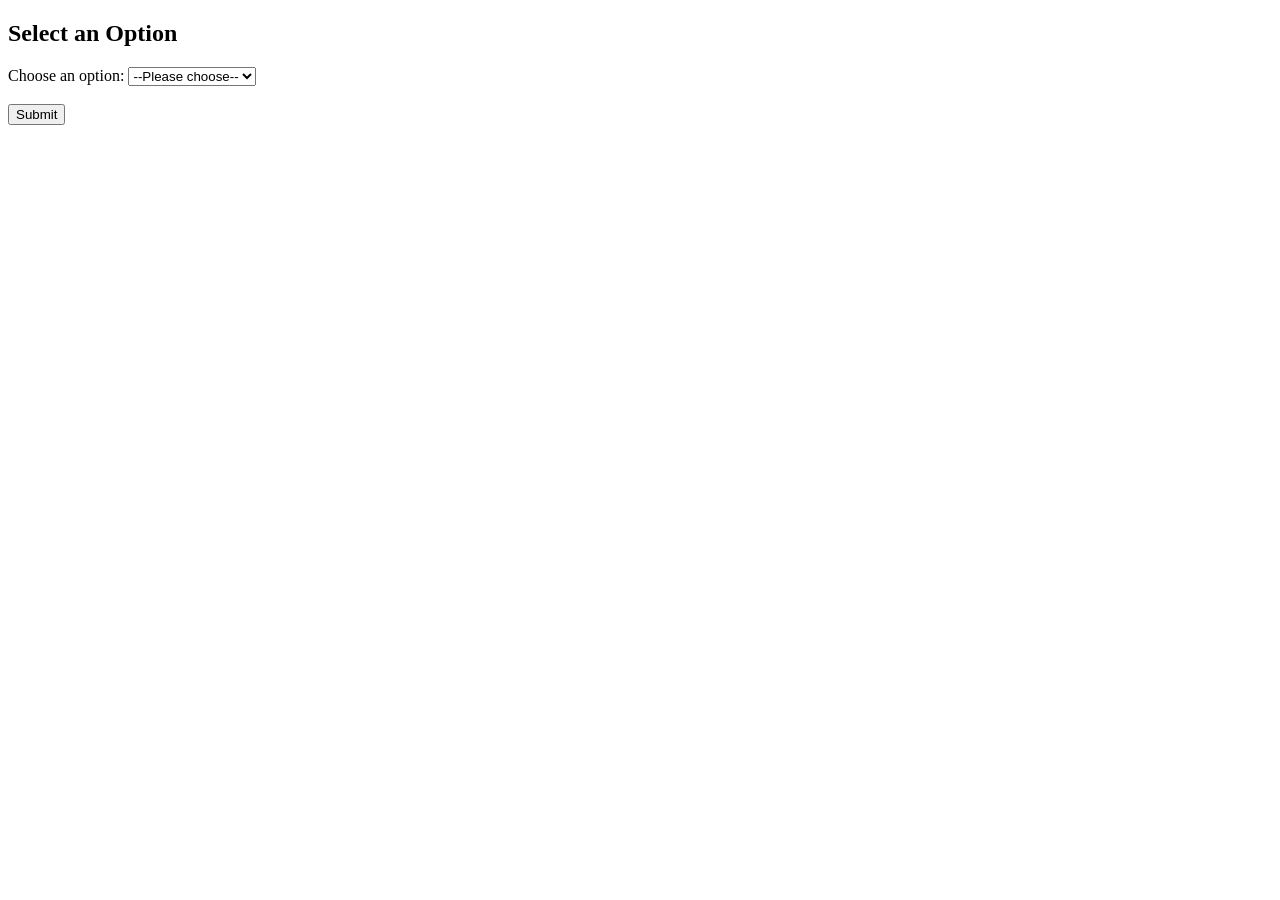
<file: index.html>
<!DOCTYPE html>
<html lang="en">
<head>
    <meta charset="UTF-8">
    <title>Dropdown Form</title>
</head>
<body>
<h2>Select an Option</h2>

<form action="process.php" method="post">
    <label for="choice">Choose an option:</label>
    <select name="choice" id="choice" required>
        <option value="">--Please choose--</option>
        <option value="Option 1">Option 1</option>
        <option value="Option 2">Option 2</option>
        <option value="Option 3">Option 3</option>
    </select>

    <br><br>
    <button type="submit">Submit</button>
</form>

</body>
</html>
</file>
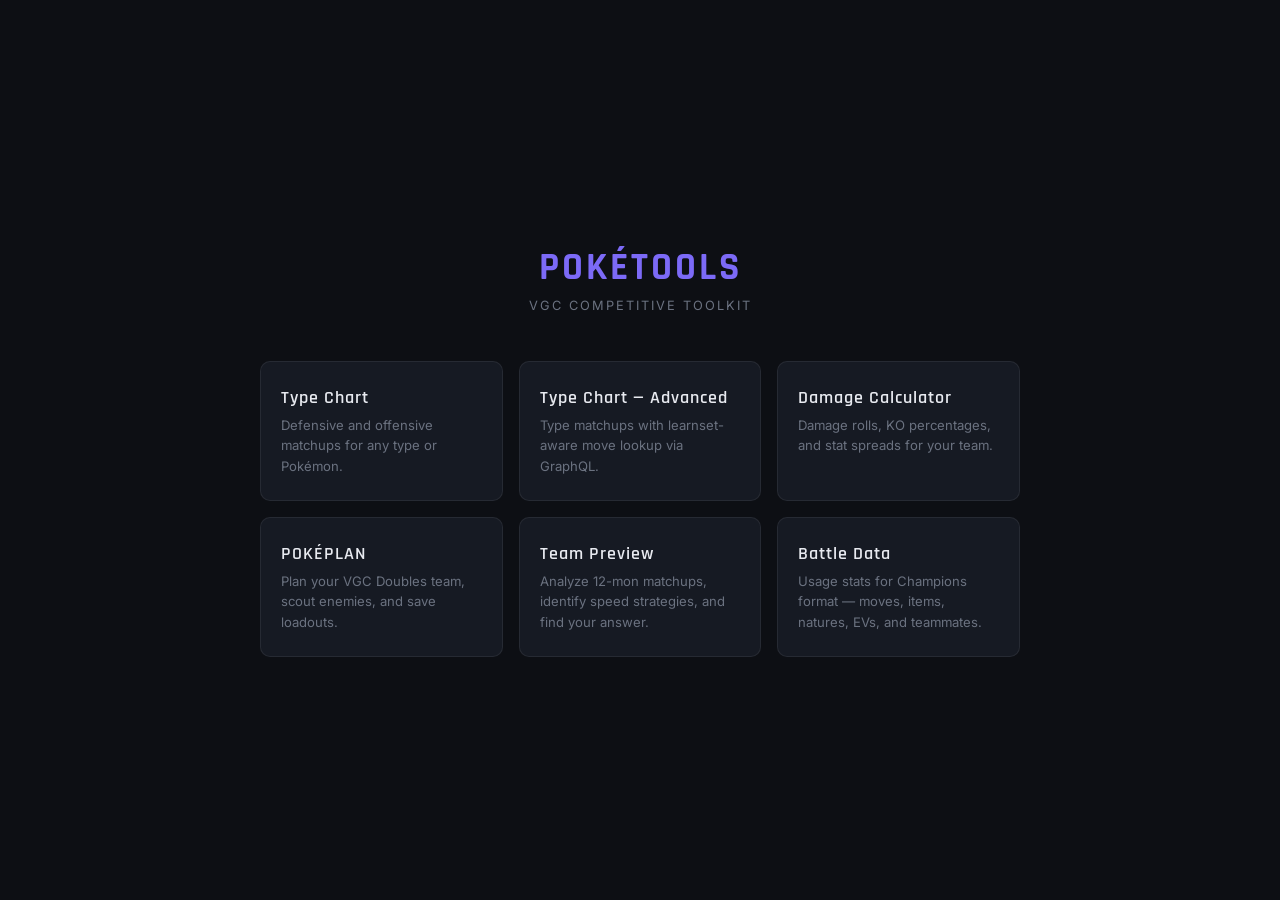
<file: pokemon/website/index.html>
<!DOCTYPE html>
<html lang="en">
<head>
<meta charset="UTF-8">
<meta name="viewport" content="width=device-width, initial-scale=1.0">
<title>PokéTools — VGC Toolkit</title>
<link href="https://fonts.googleapis.com/css2?family=Rajdhani:wght@500;600;700&family=Inter:wght@400;500&display=swap" rel="stylesheet">
<style>
  *, *::before, *::after { box-sizing: border-box; margin: 0; padding: 0; }
  :root {
    --bg: #0d0f14;
    --surface: #161a23;
    --border: rgba(255,255,255,0.07);
    --text: #e8eaf0;
    --muted: #6b7280;
    --accent: #7c6af7;
  }
  body {
    background: var(--bg);
    color: var(--text);
    font-family: 'Inter', sans-serif;
    min-height: 100vh;
    display: flex;
    flex-direction: column;
    align-items: center;
    justify-content: center;
    padding: 40px 20px;
  }
  h1 {
    font-family: 'Rajdhani', sans-serif;
    font-size: 2.4rem;
    font-weight: 700;
    letter-spacing: 3px;
    color: var(--accent);
    margin-bottom: 6px;
  }
  .subtitle {
    color: var(--muted);
    font-size: 0.8rem;
    letter-spacing: 2px;
    text-transform: uppercase;
    margin-bottom: 48px;
  }
  .tools {
    display: grid;
    grid-template-columns: repeat(auto-fit, minmax(200px, 1fr));
    gap: 16px;
    width: 100%;
    max-width: 760px;
  }
  a.card {
    display: block;
    background: var(--surface);
    border: 1px solid var(--border);
    border-radius: 10px;
    padding: 24px 20px;
    text-decoration: none;
    color: var(--text);
    transition: border-color 0.18s, transform 0.15s;
  }
  a.card:hover {
    border-color: var(--accent);
    transform: translateY(-3px);
  }
  .card-title {
    font-family: 'Rajdhani', sans-serif;
    font-size: 1.15rem;
    font-weight: 600;
    letter-spacing: 1px;
    margin-bottom: 6px;
  }
  .card-desc {
    color: var(--muted);
    font-size: 0.82rem;
    line-height: 1.55;
  }
</style>
</head>
<body>
<h1>POKÉTOOLS</h1>
<p class="subtitle">VGC Competitive Toolkit</p>
<div class="tools">
  <a class="card" href="type-chart.html">
    <div class="card-title">Type Chart</div>
    <div class="card-desc">Defensive and offensive matchups for any type or Pokémon.</div>
  </a>
  <a class="card" href="type-chart-advanced.html">
    <div class="card-title">Type Chart — Advanced</div>
    <div class="card-desc">Type matchups with learnset-aware move lookup via GraphQL.</div>
  </a>
  <a class="card" href="damage-calc.html">
    <div class="card-title">Damage Calculator</div>
    <div class="card-desc">Damage rolls, KO percentages, and stat spreads for your team.</div>
  </a>
  <a class="card" href="pokeplan.html">
    <div class="card-title">POKÉPLAN</div>
    <div class="card-desc">Plan your VGC Doubles team, scout enemies, and save loadouts.</div>
  </a>
  <a class="card" href="team-preview.html">
    <div class="card-title">Team Preview</div>
    <div class="card-desc">Analyze 12-mon matchups, identify speed strategies, and find your answer.</div>
  </a>
  <a class="card" href="battle-data.html">
    <div class="card-title">Battle Data</div>
    <div class="card-desc">Usage stats for Champions format — moves, items, natures, EVs, and teammates.</div>
  </a>
</div>
</body>
</html>
</file>
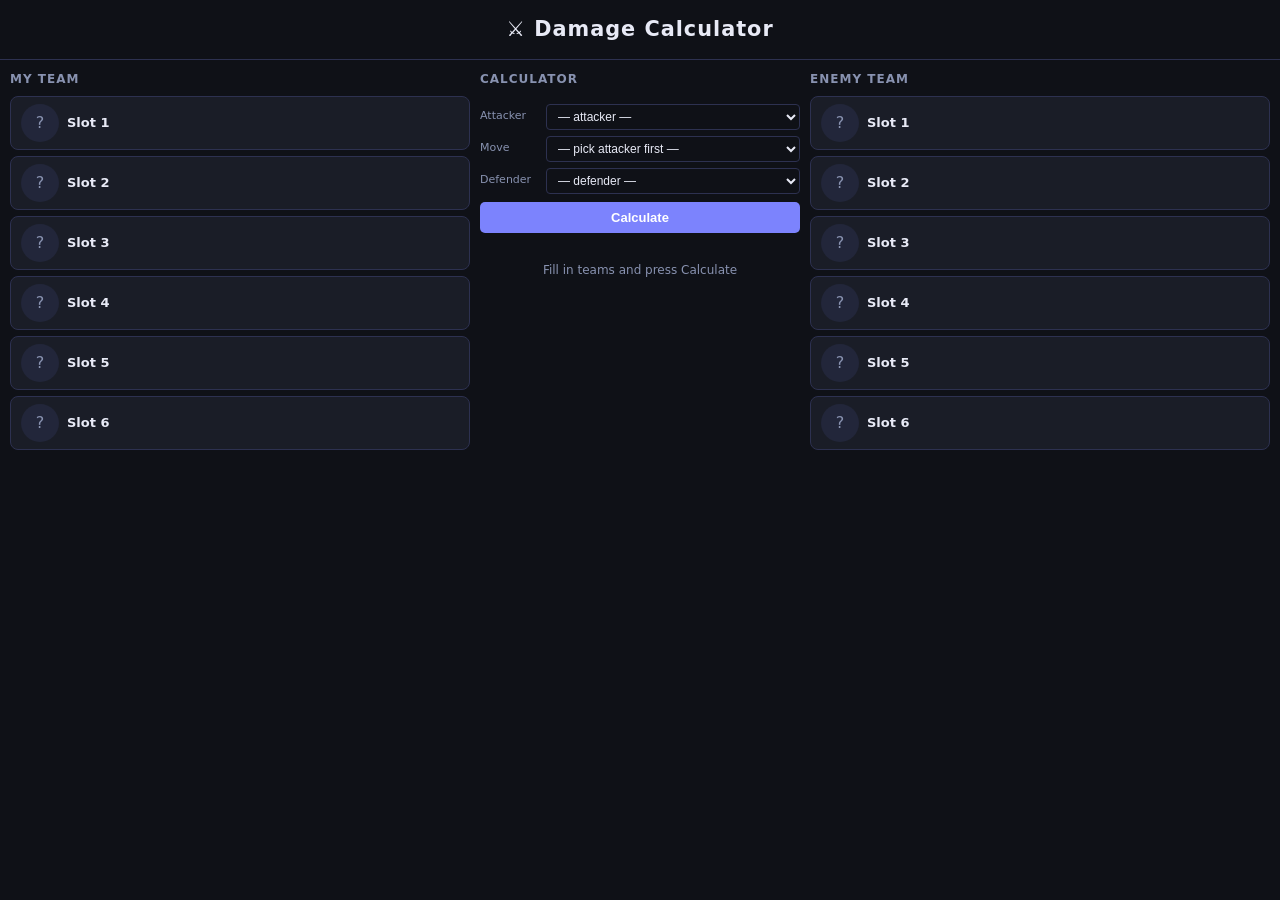
<file: damage-calc.html>
<!DOCTYPE html>
<html lang="en">
<head>
<meta charset="UTF-8">
<meta name="viewport" content="width=device-width,initial-scale=1">
<title>Damage Calculator</title>
<style>
*{box-sizing:border-box;margin:0;padding:0}
:root{
  --bg:#0f1117;--card:#1a1d27;--card2:#22263a;--border:#2d3150;
  --text:#e8eaf6;--sub:#8892b0;--accent:#7c83fd;
  --green:#4caf50;--yellow:#ffb300;--orange:#ff6d00;--red:#f44336;
}
body{background:var(--bg);color:var(--text);font:14px/1.5 system-ui,sans-serif}
h1{text-align:center;padding:14px;font-size:1.3rem;letter-spacing:1px;border-bottom:1px solid var(--border)}

.layout{display:grid;grid-template-columns:1fr 320px 1fr;gap:10px;padding:10px;max-width:1400px;margin:0 auto}
.team-col h2,.calc-col h2{font-size:.75rem;text-transform:uppercase;letter-spacing:1px;color:var(--sub);margin-bottom:8px}

/* cards */
.poke-card{background:var(--card);border:1px solid var(--border);border-radius:8px;margin-bottom:6px}
.poke-card.active{border-color:var(--accent)}
.card-head{display:flex;align-items:center;gap:8px;padding:7px 10px;cursor:pointer;user-select:none}
.card-head .sprite{width:38px;height:38px;image-rendering:pixelated;flex-shrink:0}
.no-sprite{width:38px;height:38px;background:var(--card2);border-radius:50%;display:flex;align-items:center;justify-content:center;color:var(--sub);font-size:16px;flex-shrink:0}
.card-head .pname{flex:1;font-weight:600;font-size:13px}
.card-body{padding:10px;border-top:1px solid var(--border);display:none}
.poke-card.open .card-body{display:block}

/* form elements */
input,select{width:100%;background:var(--bg);border:1px solid var(--border);color:var(--text);border-radius:4px;padding:4px 7px;font-size:12px}
input:focus,select:focus{outline:none;border-color:var(--accent)}
label{font-size:10px;color:var(--sub);display:block;margin-bottom:2px}
.row2{display:grid;grid-template-columns:1fr 1fr;gap:6px;margin-bottom:6px}
.stat-grid{display:grid;grid-template-columns:repeat(3,1fr);gap:4px;margin-bottom:6px}
.stat-grid input{padding:3px 4px;text-align:center}
.moves-grid{display:grid;grid-template-columns:1fr 1fr;gap:4px}

/* autocomplete */
.ac-wrap{position:relative}
.ac-drop{position:absolute;left:0;right:0;top:100%;background:var(--card2);border:1px solid var(--border);border-radius:0 0 4px 4px;max-height:150px;overflow-y:auto;z-index:200;display:none}
.ac-item{padding:5px 8px;cursor:pointer;font-size:12px}
.ac-item:hover{background:var(--border)}

/* calc panel */
.calc-col{display:flex;flex-direction:column;gap:8px}
.calc-selectors{display:flex;flex-direction:column;gap:6px}
.sel-row{display:flex;align-items:center;gap:6px}
.sel-row label{white-space:nowrap;font-size:11px;color:var(--sub);width:60px;flex-shrink:0}
.sel-row select{flex:1}
.calc-btn{background:var(--accent);color:#fff;border:none;border-radius:5px;padding:8px;cursor:pointer;font-weight:700;font-size:13px;width:100%}
.calc-btn:hover{filter:brightness(1.15)}

/* results */
.result-box{background:var(--card);border:1px solid var(--border);border-radius:8px;padding:12px}
.result-title{font-size:12px;color:var(--sub);margin-bottom:8px;padding-bottom:8px;border-bottom:1px solid var(--border);line-height:1.7}
.result-title strong{color:var(--text)}
.result-meta{font-size:11px;color:var(--sub);margin-bottom:10px;line-height:1.8}
.result-meta .val{color:var(--text);font-weight:600}
.section-label{font-size:10px;text-transform:uppercase;letter-spacing:.5px;color:var(--sub);margin-bottom:4px}
.dmg-bar-bg{background:var(--card2);border-radius:4px;height:20px;position:relative;overflow:hidden;margin-bottom:3px}
.dmg-bar-fill{position:absolute;left:0;top:0;height:100%;border-radius:4px;transition:width .2s}
.dmg-bar-fill.low{opacity:.45}
.dmg-nums{font-size:12px;margin-bottom:5px}
.dmg-nums strong{color:var(--text)}
.badge{display:inline-block;font-size:11px;font-weight:700;padding:2px 8px;border-radius:3px;margin-right:3px}
.badge.ok    {background:#1a3a1f;color:#81c784}
.badge.warn  {background:#3a2500;color:#ffcc80}
.badge.kill  {background:#3a0a0a;color:#ef9a9a}
.badge.great {background:#1a1f3a;color:#90caf9}
.divider{border:none;border-top:1px solid var(--border);margin:10px 0}
.empty{text-align:center;color:var(--sub);font-size:12px;padding:20px}

/* ev toggle */
.ev-toggle{display:flex;align-items:center;gap:5px;font-size:11px;color:var(--sub);margin-bottom:4px}
.ev-toggle input{width:auto}

/* type badges */
.tb{font-size:10px;padding:2px 5px;border-radius:3px;font-weight:700;text-transform:uppercase;letter-spacing:.4px;display:inline-block}
.t-normal{background:#95969a}.t-fire{background:#e8492c}.t-water{background:#458fcd}
.t-electric{background:#e8c32a;color:#222}.t-grass{background:#4d9e3f}.t-ice{background:#5ecfc1}
.t-fighting{background:#cc3f2e}.t-poison{background:#9b479b}.t-ground{background:#c6a856;color:#222}
.t-flying{background:#8d9fe8}.t-psychic{background:#e85888}.t-bug{background:#8f9e2a}
.t-rock{background:#b0a038}.t-ghost{background:#6b5b9b}.t-dragon{background:#6a38e8}
.t-dark{background:#4f3f2f}.t-steel{background:#8f9fab}.t-fairy{background:#e898b8;color:#222}

@media(max-width:900px){.layout{grid-template-columns:1fr}.calc-col{order:-1}}
</style>
</head>
<body>
<h1>⚔ Damage Calculator</h1>
<div class="layout">
  <div class="team-col"><h2>My Team</h2><div id="my-slots"></div></div>
  <div class="calc-col">
    <h2>Calculator</h2>
    <div class="calc-selectors">
      <div class="sel-row"><label>Attacker</label><select id="sel-atk" onchange="onAtkChange()"><option value="">— pick —</option></select></div>
      <div class="sel-row"><label>Move</label><select id="sel-move"><option value="">— pick attacker first —</option></select></div>
      <div class="sel-row"><label>Defender</label><select id="sel-def"><option value="">— pick —</option></select></div>
    </div>
    <button class="calc-btn" onclick="calculate()">Calculate</button>
    <div id="result"><div class="empty">Fill in teams and press Calculate</div></div>
  </div>
  <div class="team-col"><h2>Enemy Team</h2><div id="enemy-slots"></div></div>
</div>
<script>
// ── Constants ─────────────────────────────────────────────────────────────────
const NATURES={
  hardy:{a:1,d:1,sa:1,sd:1,sp:1},lonely:{a:1.1,d:.9,sa:1,sd:1,sp:1},
  brave:{a:1.1,d:1,sa:1,sd:1,sp:.9},adamant:{a:1.1,d:1,sa:.9,sd:1,sp:1},
  naughty:{a:1.1,d:1,sa:1,sd:.9,sp:1},bold:{a:.9,d:1.1,sa:1,sd:1,sp:1},
  docile:{a:1,d:1,sa:1,sd:1,sp:1},relaxed:{a:1,d:1.1,sa:1,sd:1,sp:.9},
  impish:{a:1,d:1.1,sa:.9,sd:1,sp:1},lax:{a:1,d:1.1,sa:1,sd:.9,sp:1},
  timid:{a:.9,d:1,sa:1,sd:1,sp:1.1},hasty:{a:1,d:.9,sa:1,sd:1,sp:1.1},
  serious:{a:1,d:1,sa:1,sd:1,sp:1},jolly:{a:1,d:1,sa:.9,sd:1,sp:1.1},
  naive:{a:1,d:1,sa:1,sd:.9,sp:1.1},modest:{a:.9,d:1,sa:1.1,sd:1,sp:1},
  mild:{a:1,d:.9,sa:1.1,sd:1,sp:1},quiet:{a:1,d:1,sa:1.1,sd:1,sp:.9},
  rash:{a:1,d:1,sa:1.1,sd:.9,sp:1},bashful:{a:1,d:1,sa:1,sd:1,sp:1},
  calm:{a:.9,d:1,sa:1,sd:1.1,sp:1},gentle:{a:1,d:.9,sa:1,sd:1.1,sp:1},
  sassy:{a:1,d:1,sa:1,sd:1.1,sp:.9},careful:{a:1,d:1,sa:.9,sd:1.1,sp:1},
  quirky:{a:1,d:1,sa:1,sd:1,sp:1}
};
// nature stat keys: a=atk, d=def, sa=spa, sd=spd, sp=spe
const NAT_LABEL={a:'Atk',d:'Def',sa:'SpA',sd:'SpD',sp:'Spe'};

const TYPE_EFF={
  normal:{rock:.5,ghost:0,steel:.5},
  fire:{fire:.5,water:.5,grass:2,ice:2,bug:2,rock:.5,dragon:.5,steel:2},
  water:{fire:2,water:.5,grass:.5,ground:2,rock:2,dragon:.5},
  electric:{water:2,electric:.5,grass:.5,ground:0,flying:2,dragon:.5},
  grass:{fire:.5,water:2,grass:.5,poison:.5,ground:2,flying:.5,bug:.5,rock:2,dragon:.5,steel:.5},
  ice:{fire:.5,water:.5,grass:2,ice:.5,ground:2,flying:2,dragon:2,steel:.5},
  fighting:{normal:2,ice:2,poison:.5,flying:.5,psychic:.5,bug:.5,rock:2,ghost:0,dark:2,steel:2,fairy:.5},
  poison:{grass:2,poison:.5,ground:.5,rock:.5,ghost:.5,steel:0,fairy:2},
  ground:{fire:2,electric:2,grass:.5,poison:2,flying:0,bug:.5,rock:2,steel:2},
  flying:{electric:.5,grass:2,fighting:2,bug:2,rock:.5,steel:.5},
  psychic:{fighting:2,poison:2,psychic:.5,dark:0,steel:.5},
  bug:{fire:.5,grass:2,fighting:.5,poison:.5,flying:.5,psychic:2,ghost:.5,dark:2,steel:.5,fairy:.5},
  rock:{fire:2,ice:2,fighting:.5,ground:.5,flying:2,bug:2,steel:.5},
  ghost:{normal:0,psychic:2,ghost:2,dark:.5},
  dragon:{dragon:2,steel:.5,fairy:0},
  dark:{fighting:.5,psychic:2,ghost:2,dark:.5,fairy:.5},
  steel:{fire:.5,water:.5,electric:.5,ice:2,rock:2,steel:.5,fairy:2},
  fairy:{fire:.5,fighting:2,poison:.5,dragon:2,dark:2,steel:.5}
};

const STAT_KEYS=['hp','atk','def','spa','spd','spe'];
const STAT_LABEL={hp:'HP',atk:'Atk',def:'Def',spa:'SpA',spd:'SpD',spe:'Spe'};
const API_STAT={hp:'hp',attack:'atk',defense:'def','special-attack':'spa','special-defense':'spd',speed:'spe'};

// ── State ──────────────────────────────────────────────────────────────────────
const S={
  my: Array.from({length:6},()=>mkP('my')),
  en: Array.from({length:6},()=>mkP('en')),
  allPoke:null, moveCache:{}, pokeCache:{}
};

function mkP(side){
  return{slug:'',name:'',types:[],base:{hp:0,atk:0,def:0,spa:0,spd:0,spe:0},
    lvl:50,nature:'hardy',ability:'',item:'',
    evs:{hp:0,atk:0,def:0,spa:0,spd:0,spe:0},
    ivs:{hp:31,atk:31,def:31,spa:31,spd:31,spe:31},
    moves:['','','',''],mdata:[null,null,null,null],
    evKnown:side==='my',open:false,sprite:null};
}

// ── API ───────────────────────────────────────────────────────────────────────
async function loadAllPoke(){
  if(S.allPoke) return;
  const r=await fetch('https://pokeapi.co/api/v2/pokemon?limit=2000');
  const d=await r.json();
  S.allPoke=d.results.map(p=>({slug:p.name,name:fmt(p.name)}));
}

async function loadPoke(slug){
  if(S.pokeCache[slug]) return S.pokeCache[slug];
  let r=await fetch(`https://pokeapi.co/api/v2/pokemon/${slug}`);
  if(!r.ok){
    const sr=await fetch(`https://pokeapi.co/api/v2/pokemon-species/${slug}`);
    if(!sr.ok) return null;
    const sd=await sr.json();
    const def=sd.varieties?.find(v=>v.is_default);
    if(!def) return null;
    r=await fetch(def.pokemon.url);
    if(!r.ok) return null;
  }
  const d=await r.json();
  const res={
    slug:d.name,name:fmt(d.name),
    types:d.types.map(t=>t.type.name),
    base:Object.fromEntries(d.stats.map(s=>[API_STAT[s.stat.name],s.base_stat])),
    sprite:d.sprites.front_default,
    learnset:d.moves.map(m=>m.move.name)
  };
  S.pokeCache[slug]=res; return res;
}

async function loadMove(slug){
  if(S.moveCache[slug]) return S.moveCache[slug];
  const r=await fetch(`https://pokeapi.co/api/v2/move/${slug}`);
  if(!r.ok) return null;
  const d=await r.json();
  const res={slug:d.name,name:fmt(d.name),type:d.type.name,
    dc:d.damage_class?.name,power:d.power,acc:d.accuracy,pp:d.pp,pri:d.priority};
  S.moveCache[slug]=res; return res;
}

function fmt(s){return s.split('-').map(w=>w[0].toUpperCase()+w.slice(1)).join(' ')}
function norm(s){return(s||'').toLowerCase().trim().replace(/[\s_]+/g,'-')}

// ── Damage Engine ──────────────────────────────────────────────────────────────
function calcHP(base,iv,ev,lvl){
  if(base===1) return 1;
  return Math.floor((2*base+iv+Math.floor(ev/4))*lvl/100)+lvl+10;
}
function calcStat(base,iv,ev,lvl,nm){
  return Math.floor((Math.floor((2*base+iv+Math.floor(ev/4))*lvl/100)+5)*nm);
}

function typeEff(mt,dts){
  let m=1; const row=TYPE_EFF[mt.toLowerCase()]||{};
  for(const dt of dts) m*=(row[dt.toLowerCase()]??1);
  return m;
}

function stab(mt,atypes,ability){
  if(!atypes.some(t=>t.toLowerCase()===mt.toLowerCase())) return 1;
  return norm(ability)==='adaptability'?2:1.5;
}

function atkItemMult(item,mt,dc,eff){
  const i=norm(item); const t=mt.toLowerCase();
  if(i==='choice-band'&&dc==='physical') return 1.5;
  if(i==='choice-specs'&&dc==='special') return 1.5;
  if(i==='life-orb') return 1.3;
  if(i==='expert-belt'&&eff>1) return 1.2;
  if(i==='muscle-band'&&dc==='physical') return 1.1;
  if(i==='wise-glasses'&&dc==='special') return 1.1;
  const TI={charcoal:'fire','mystic-water':'water','miracle-seed':'grass',magnet:'electric',
    'never-melt-ice':'ice','black-belt':'fighting','poison-barb':'poison','soft-sand':'ground',
    'sharp-beak':'flying','twisted-spoon':'psychic','silver-powder':'bug','hard-stone':'rock',
    'spell-tag':'ghost','dragon-fang':'dragon','black-glasses':'dark','metal-coat':'steel',
    'silk-scarf':'normal','fairy-feather':'fairy','flame-plate':'fire','splash-plate':'water',
    'meadow-plate':'grass','zap-plate':'electric','icicle-plate':'ice','fist-plate':'fighting',
    'toxic-plate':'poison','earth-plate':'ground','sky-plate':'flying','mind-plate':'psychic',
    'insect-plate':'bug','stone-plate':'rock','spooky-plate':'ghost','draco-plate':'dragon',
    'dread-plate':'dark','iron-plate':'steel','pixie-plate':'fairy'};
  if(TI[i]===t) return 1.2;
  return 1;
}

function defItemMult(item,sk){
  const i=norm(item);
  if(i==='assault-vest'&&sk==='spd') return 1.5;
  if(i==='eviolite'&&(sk==='def'||sk==='spd')) return 1.5;
  return 1;
}

function atkAbiStatMult(ability){
  const a=norm(ability);
  if(a==='huge-power'||a==='pure-power') return 2;
  if(a==='hustle'||a==='gorilla-tactics') return 1.5;
  return 1;
}

function atkAbiMult(ability,mt){
  const a=norm(ability); const t=mt.toLowerCase();
  if(a==='transistor'&&t==='electric') return 1.5;
  if(a==='dragons-maw'&&t==='dragon') return 1.5;
  if((a==='steelworker'||a==='steely-spirit')&&t==='steel') return 1.5;
  if((a==='aerilate'||a==='pixilate'||a==='refrigerate'||a==='galvanize')&&t==='normal') return 1.2;
  return 1;
}

function defAbiMult(ability,mt,dc){
  const a=norm(ability); const t=mt.toLowerCase();
  const immune={
    'flash-fire':'fire','water-absorb':'water','volt-absorb':'electric',
    'storm-drain':'water','sap-sipper':'grass','levitate':'ground',
    'earth-eater':'ground','wind-rider':'flying','lightning-rod':'electric',
    'motor-drive':'electric'
  };
  if(immune[a]===t) return 0;
  if(a==='wonder-guard') return 1; // handled separately
  if(a==='thick-fat'&&(t==='fire'||t==='ice')) return 0.5;
  if(a==='heatproof'&&t==='fire') return 0.5;
  if(a==='water-bubble'&&t==='fire') return 0.5;
  if(a==='fur-coat'&&dc==='physical') return 0.5;
  if(a==='fluffy'&&dc==='physical') return 0.5; // simplified
  return 1;
}

function rolls16(atk,def,pow,lvl){
  const base=Math.floor(Math.floor(Math.floor(2*lvl/5+2)*pow*atk/def)/50)+2;
  return Array.from({length:16},(_,i)=>Math.floor(base*(85+i)/100));
}

function calc(atker,mvSlug,defer,evOver=null){
  const mv=atker.mdata.find(m=>m?.slug===mvSlug);
  if(!mv) return null;
  if(!mv.power) return{status:true,move:mv};

  const nat=NATURES[atker.nature]||NATURES.hardy;
  const dnat=NATURES[defer.nature]||NATURES.hardy;
  const devs=evOver!==null?evOver:defer.evs;

  const phys=mv.dc==='physical';
  const ask=phys?'atk':'spa', dsk=phys?'def':'spd';

  let aStat=calcStat(atker.base[ask]||0,atker.ivs[ask],atker.evs[ask],atker.lvl,nat[phys?'a':'sa']);
  aStat=Math.floor(aStat*atkAbiStatMult(atker.ability));

  let dStat=calcStat(defer.base[dsk]||0,defer.ivs[dsk],devs[dsk]??0,defer.lvl,dnat[phys?'d':'sd']);
  dStat=Math.floor(dStat*defItemMult(defer.item,dsk));

  const dHP=calcHP(defer.base.hp||0,defer.ivs.hp,devs.hp??0,defer.lvl);

  if(!aStat||!dStat||!dHP) return null;

  const eff=typeEff(mv.type,defer.types);
  if(eff===0) return{immune:true,move:mv};

  // Wonder Guard: only SE moves work
  if(norm(defer.ability)==='wonder-guard'&&eff<=1) return{immune:true,move:mv,wg:true};

  const st=stab(mv.type,atker.types,atker.ability);
  const aim=atkItemMult(atker.item,mv.type,mv.dc,eff);
  const aam=atkAbiMult(atker.ability,mv.type);
  const dam=defAbiMult(defer.ability,mv.type,mv.dc);
  if(dam===0) return{immune:true,move:mv,byAbility:true};

  const rs=rolls16(aStat,dStat,mv.power,atker.lvl).map(r=>{
    let d=r;
    d=Math.floor(d*st);
    d=Math.floor(d*eff);
    d=Math.floor(d*aim);
    d=Math.floor(d*aam);
    d=Math.floor(d*dam);
    return d;
  });

  const dMin=rs[0], dMax=rs[15];
  const ohko=rs.filter(d=>d>=dHP).length;

  return{dMin,dMax,dHP,aStat,dStat,
    pMin:(dMin/dHP*100).toFixed(1),pMax:(dMax/dHP*100).toFixed(1),
    ohko,eff,st,move:mv};
}

// ── Type badge ─────────────────────────────────────────────────────────────────
function tb(type){
  const t=type.toLowerCase();
  return`<span class="tb t-${t}">${type}</span>`;
}

// ── Render Team ────────────────────────────────────────────────────────────────
function renderTeams(){
  ['my','en'].forEach(side=>{
    const el=document.getElementById(side==='my'?'my-slots':'enemy-slots');
    el.innerHTML=S[side].map((p,i)=>cardHTML(p,side,i)).join('');
  });
  refreshSelectors();
}

function cardHTML(p,side,idx){
  const spr=p.sprite?`<img class="sprite" src="${p.sprite}" alt="">`:`<div class="no-sprite">?</div>`;
  const types=(p.types||[]).map(tb).join(' ');
  const natOpts=Object.keys(NATURES).map(n=>`<option value="${n}"${n===p.nature?' selected':''}>${n[0].toUpperCase()+n.slice(1)}</option>`).join('');
  const evSection=side==='en'
    ?`<div class="ev-toggle"><input type="checkbox" ${p.evKnown?'checked':''} onchange="setEvKnown('${side}',${idx},this.checked)"> EVs known</div>`+
     (p.evKnown?evGrid(p.evs,side,idx,'evs'):`<div style="font-size:11px;color:var(--sub)">Using 0 vs 252 range in calc</div>`)
    :evGrid(p.evs,side,idx,'evs');

  return`<div class="poke-card${p.open?' open':''}${p.slug?' active':''}" id="card-${side}-${idx}">
  <div class="card-head" onclick="toggleCard('${side}',${idx})">
    ${spr}<span class="pname">${p.name||`Slot ${idx+1}`}</span><span>${types}</span>
  </div>
  <div class="card-body">
    <div class="ac-wrap" style="margin-bottom:6px">
      <input type="text" placeholder="Search Pokemon…" value="${p.name||''}"
        class="pi" data-side="${side}" data-idx="${idx}" autocomplete="off"
        onfocus="loadAllPoke()">
      <div class="ac-drop"></div>
    </div>
    <div class="row2">
      <div><label>Level</label><input type="number" min="1" max="100" value="${p.lvl}" onchange="setF('${side}',${idx},'lvl',+this.value)"></div>
      <div><label>Nature</label><select onchange="setF('${side}',${idx},'nature',this.value)">${natOpts}</select></div>
      <div><label>Ability</label><input type="text" value="${p.ability||''}" placeholder="Ability" onchange="setF('${side}',${idx},'ability',this.value)"></div>
      <div><label>Item</label><input type="text" value="${p.item||''}" placeholder="Item" onchange="setF('${side}',${idx},'item',this.value)"></div>
    </div>
    <div style="font-size:10px;color:var(--sub);text-transform:uppercase;letter-spacing:.5px;margin-bottom:3px">EVs</div>
    ${evSection}
    <div style="font-size:10px;color:var(--sub);text-transform:uppercase;letter-spacing:.5px;margin:5px 0 3px">IVs</div>
    ${evGrid(p.ivs,side,idx,'ivs')}
    <div style="font-size:10px;color:var(--sub);text-transform:uppercase;letter-spacing:.5px;margin:5px 0 3px">Moves</div>
    <div class="moves-grid">
      ${[0,1,2,3].map(mi=>`<div class="ac-wrap">
        <input type="text" placeholder="Move ${mi+1}" value="${p.moves[mi]?fmt(p.moves[mi]):''}"
          class="mi" data-side="${side}" data-idx="${idx}" data-mi="${mi}" autocomplete="off">
        <div class="ac-drop"></div>
      </div>`).join('')}
    </div>
  </div>
</div>`;
}

function evGrid(vals,side,idx,field){
  return`<div class="stat-grid">${STAT_KEYS.map(k=>`<div>
    <label>${STAT_LABEL[k]}</label>
    <input type="number" min="0" max="${field==='ivs'?31:252}" value="${vals[k]}"
      onchange="setStat('${side}',${idx},'${field}','${k}',this.value)">
  </div>`).join('')}</div>`;
}

// ── Card events ────────────────────────────────────────────────────────────────
function toggleCard(side,idx){
  S[side][idx].open=!S[side][idx].open;
  document.getElementById(`card-${side}-${idx}`).classList.toggle('open',S[side][idx].open);
}
function setF(side,idx,field,val){S[side][idx][field]=val}
function setStat(side,idx,field,key,val){
  S[side][idx][field][key]=Math.min(field==='ivs'?31:252,Math.max(0,+val||0));
}
function setEvKnown(side,idx,v){
  S[side][idx].evKnown=v;
  reCard(side,idx);
}

function reCard(side,idx){
  const p=S[side][idx];
  const el=document.getElementById(`card-${side}-${idx}`);
  const wasOpen=el.classList.contains('open');
  p.open=wasOpen;
  el.outerHTML=cardHTML(p,side,idx);
}

// ── Autocomplete (event delegation) ───────────────────────────────────────────
document.addEventListener('input',async e=>{
  const t=e.target;
  if(t.classList.contains('pi')) await onPokeInput(t);
  if(t.classList.contains('mi')) await onMoveInput(t);
});

document.addEventListener('click',e=>{
  if(!e.target.closest('.ac-wrap')){
    document.querySelectorAll('.ac-drop').forEach(d=>d.style.display='none');
    return;
  }
  if(e.target.classList.contains('ac-item')){
    const wrap=e.target.closest('.ac-wrap');
    const inp=wrap.querySelector('input');
    const slug=e.target.dataset.slug;
    const name=e.target.textContent;
    if(inp.classList.contains('pi')) pickPoke(inp,slug,name);
    if(inp.classList.contains('mi')) pickMove(inp,slug,name);
  }
});

async function onPokeInput(inp){
  const q=inp.value.toLowerCase().trim();
  const drop=inp.nextElementSibling;
  if(!q||!S.allPoke){drop.style.display='none';return}
  const hits=S.allPoke.filter(p=>p.slug.includes(q)||p.name.toLowerCase().includes(q)).slice(0,12);
  if(!hits.length){drop.style.display='none';return}
  drop.style.display='block';
  drop.innerHTML=hits.map(p=>`<div class="ac-item" data-slug="${p.slug}">${p.name}</div>`).join('');
}

async function onMoveInput(inp){
  const q=inp.value.toLowerCase().trim();
  const drop=inp.nextElementSibling;
  if(!q||q.length<2){drop.style.display='none';return}
  const side=inp.dataset.side; const idx=+inp.dataset.idx;
  const p=S[side][idx];
  const pool=p.slug&&S.pokeCache[p.slug]?.learnset||Object.keys(S.moveCache);
  const hits=pool.filter(s=>s.includes(q)||fmt(s).toLowerCase().includes(q)).slice(0,10);
  if(!hits.length){drop.style.display='none';return}
  drop.style.display='block';
  drop.innerHTML=hits.map(s=>`<div class="ac-item" data-slug="${s}">${fmt(s)}</div>`).join('');
}

async function pickPoke(inp,slug,name){
  inp.nextElementSibling.style.display='none';
  inp.value=name;
  const side=inp.dataset.side; const idx=+inp.dataset.idx;
  const p=S[side][idx];
  p.slug=slug; p.name=name;
  const d=await loadPoke(slug);
  if(d){p.types=d.types;p.base=d.base;p.sprite=d.sprite}
  p.open=true;
  reCard(side,idx);
  refreshSelectors();
}

async function pickMove(inp,slug,name){
  inp.nextElementSibling.style.display='none';
  inp.value=name;
  const side=inp.dataset.side; const idx=+inp.dataset.idx; const mi=+inp.dataset.mi;
  const p=S[side][idx];
  p.moves[mi]=slug;
  p.mdata[mi]=await loadMove(slug);
  refreshSelectors();
}

// Also handle direct typing into move input (on blur/change)
document.addEventListener('change',async e=>{
  if(!e.target.classList.contains('mi')) return;
  const inp=e.target;
  const slug=norm(inp.value);
  const side=inp.dataset.side; const idx=+inp.dataset.idx; const mi=+inp.dataset.mi;
  const p=S[side][idx];
  p.moves[mi]=slug;
  p.mdata[mi]=await loadMove(slug);
  refreshSelectors();
});

// ── Selectors ──────────────────────────────────────────────────────────────────
function refreshSelectors(){
  const aSel=document.getElementById('sel-atk');
  const mSel=document.getElementById('sel-move');
  const dSel=document.getElementById('sel-def');
  const prevA=aSel.value, prevM=mSel.value, prevD=dSel.value;

  aSel.innerHTML='<option value="">— attacker —</option>'+
    S.my.map((p,i)=>p.slug?`<option value="${i}">${p.name}</option>`:'').join('');
  if(prevA) aSel.value=prevA;

  const ai=parseInt(aSel.value);
  if(!isNaN(ai)){
    const moves=S.my[ai].mdata.filter(Boolean);
    mSel.innerHTML='<option value="">— move —</option>'+
      moves.map(m=>`<option value="${m.slug}">${m.name}${m.power?` [${m.type}/${m.dc}] ${m.power}BP`:' [status]'}</option>`).join('');
    if(prevM) mSel.value=prevM;
  } else {
    mSel.innerHTML='<option value="">— pick attacker first —</option>';
  }

  dSel.innerHTML='<option value="">— defender —</option>'+
    S.en.map((p,i)=>p.slug?`<option value="${i}">${p.name}</option>`:'').join('');
  if(prevD) dSel.value=prevD;
}

function onAtkChange(){refreshSelectors()}

// ── Calculate ──────────────────────────────────────────────────────────────────
function calculate(){
  const ai=parseInt(document.getElementById('sel-atk').value);
  const mvSlug=document.getElementById('sel-move').value;
  const di=parseInt(document.getElementById('sel-def').value);
  const el=document.getElementById('result');

  if(isNaN(ai)||!mvSlug||isNaN(di)){
    el.innerHTML='<div class="empty">Select attacker, move, and defender</div>';return;
  }
  const atk=S.my[ai], def=S.en[di];
  const mv=atk.mdata.find(m=>m?.slug===mvSlug);
  if(!mv){el.innerHTML='<div class="empty">Move data not loaded yet — try again</div>';return}

  // Status move
  if(!mv.power){
    el.innerHTML=`<div class="result-box"><div class="result-title">
      ${atk.types.map(tb).join(' ')} <strong>${atk.name}</strong> uses ${tb(mv.type)} <strong>${mv.name}</strong><br>
      <span style="color:var(--sub)">Status move — no damage</span></div></div>`;
    return;
  }

  if(def.evKnown){
    const r=calc(atk,mvSlug,def);
    el.innerHTML=buildResult(atk,def,mv,r,null);
  } else {
    const phys=mv.dc==='physical';
    const dsk=phys?'def':'spd';
    const r0=calc(atk,mvSlug,def,{hp:0,atk:0,def:0,spa:0,spd:0,spe:0});
    const r252=calc(atk,mvSlug,def,{hp:252,atk:0,def:phys?252:0,spa:0,spd:phys?0:252,spe:0});
    el.innerHTML=buildResult(atk,def,mv,r0,r252);
  }
}

function buildResult(atk,def,mv,r0,r252){
  const atkTypes=atk.types.map(tb).join(' ');
  const defTypes=def.types.map(tb).join(' ');

  if(r0?.immune){
    return`<div class="result-box"><div class="result-title">
      ${atkTypes} <strong>${atk.name}</strong> uses ${tb(mv.type)} <strong>${mv.name}</strong>
      vs ${defTypes} <strong>${def.name}</strong></div>
      <div class="empty">${tb(mv.type)} has NO EFFECT${r0.wg?' (Wonder Guard)':r0.byAbility?' (blocked by '+def.ability+')':''}</div>
    </div>`;
  }
  if(!r0) return`<div class="result-box"><div class="empty">Cannot calculate — missing stats or move data</div></div>`;

  const effStr=r0.eff>1?`<span style="color:#81c784">SE ${r0.eff}×</span>`:r0.eff<1?`<span style="color:#ef9a9a">NVE ${r0.eff}×</span>`:`<span style="color:var(--sub)">Neutral</span>`;
  const stabStr=r0.st>1?` · <span style="color:#90caf9">STAB${r0.st===2?' (Adaptability)':''}</span>`:'';

  let html=`<div class="result-box">
  <div class="result-title">
    ${atkTypes} <strong>${atk.name}</strong><br>
    uses ${tb(mv.type)} <strong>${mv.name}</strong> (${mv.dc}, ${mv.power}BP)<br>
    vs ${defTypes} <strong>${def.name}</strong>
  </div>
  <div class="result-meta">
    ${effStr}${stabStr}<br>
    Atk stat: <span class="val">${r0.aStat}</span> &nbsp; Def stat: <span class="val">${r0.dStat}</span> &nbsp; Defender HP: <span class="val">${r0.dHP}</span>
  </div>`;

  if(r252){
    html+=dmgSection('At 0 EVs (most damage)',r0);
    html+=`<hr class="divider">`;
    html+=dmgSection('At 252 HP + Def/SpD EVs (least damage)',r252);
  } else {
    html+=dmgSection('Damage (known EVs)',r0);
  }

  html+=`</div>`;
  return html;
}

function dmgSection(label,r){
  if(!r||r.immune) return'';
  const minP=+r.pMin, maxP=+r.pMax;
  const barColor=maxP>=100?'#f44336':maxP>=75?'#ff6d00':maxP>=50?'#ffb300':'#7c83fd';

  let badge;
  if(r.ohko===16)       badge=`<span class="badge kill">OHKO — Guaranteed (16/16)</span>`;
  else if(r.ohko>0)     badge=`<span class="badge warn">OHKO — ${r.ohko}/16 rolls (${(r.ohko/16*100).toFixed(0)}%)</span>`;
  else if(r.dMin*2>=r.dHP) badge=`<span class="badge ok">2HKO — Guaranteed</span>`;
  else if(r.dMax*2>=r.dHP) badge=`<span class="badge warn">2HKO — Possible</span>`;
  else                  badge=`<span class="badge great">No OHKO / No 2HKO</span>`;

  return`<div>
  <div class="section-label">${label}</div>
  <div class="dmg-bar-bg">
    <div class="dmg-bar-fill low" style="width:${Math.min(100,minP)}%;background:${barColor}"></div>
    <div class="dmg-bar-fill" style="width:${Math.min(100,maxP)}%;background:${barColor}"></div>
  </div>
  <div class="dmg-nums"><strong>${r.dMin}–${r.dMax}</strong> / ${r.dHP} HP &nbsp; (<strong>${r.pMin}%–${r.pMax}%</strong>)</div>
  ${badge}
  </div>`;
}

// ── Init ──────────────────────────────────────────────────────────────────────
renderTeams();
</script>
</body>
</html>
</file>
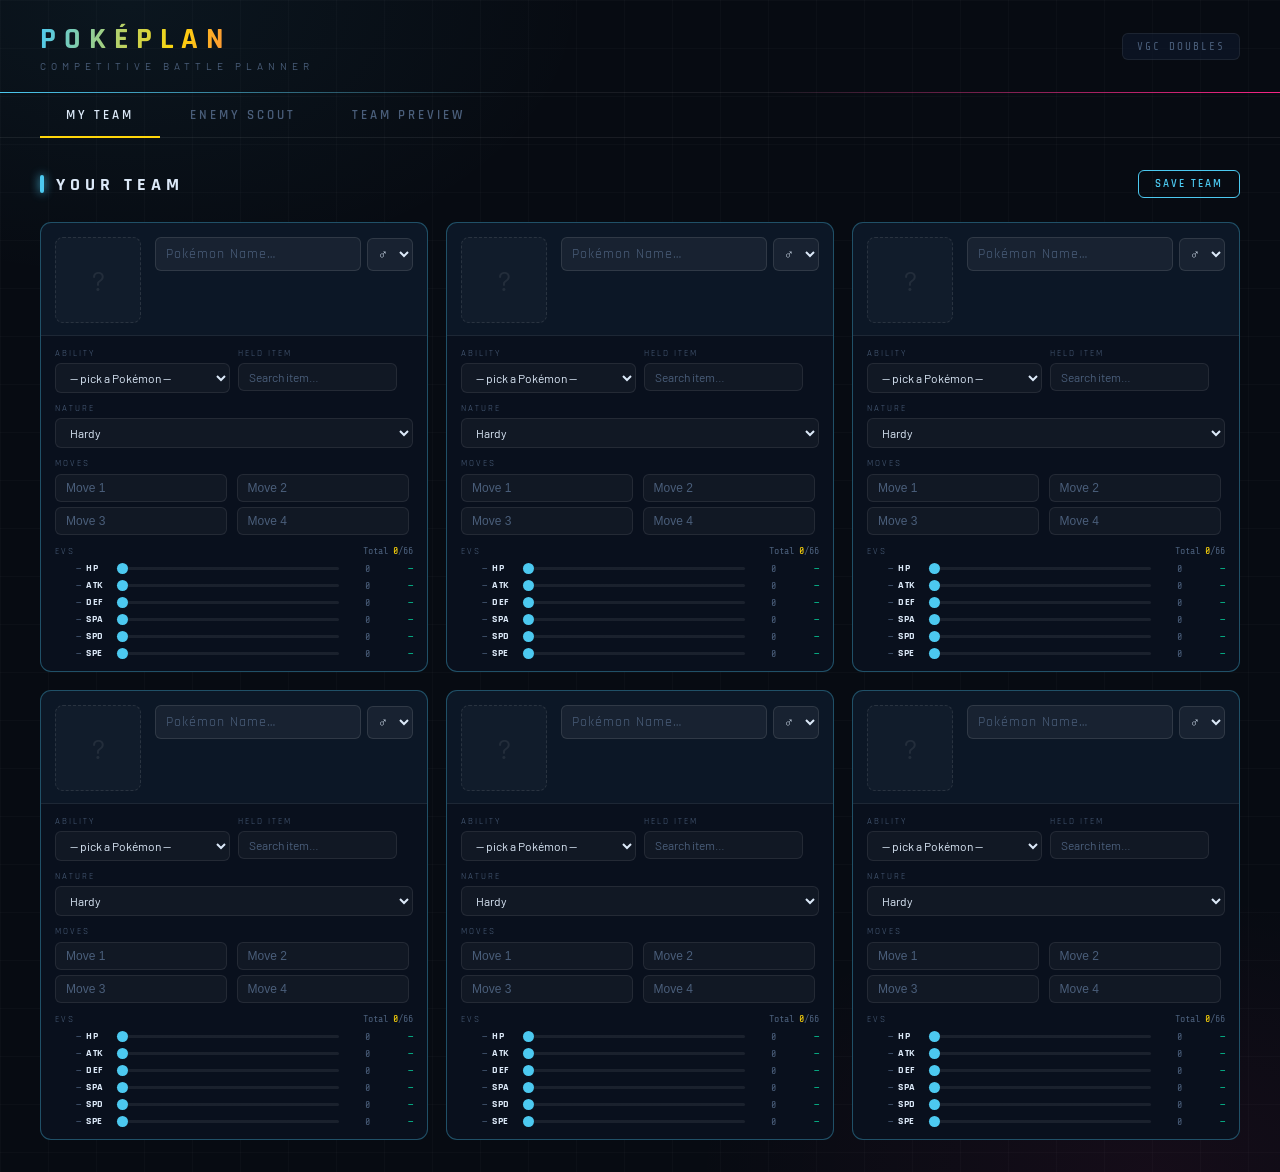
<file: pokeplan.html>
<!DOCTYPE html>
<html lang="en">
<head>
  <meta charset="UTF-8">
  <meta name="viewport" content="width=device-width, initial-scale=1.0">
  <title>POKÉPLAN — Battle Planner</title>
  <link href="https://fonts.googleapis.com/css2?family=Rajdhani:wght@400;500;600;700&family=Barlow:wght@300;400;500;600&family=Share+Tech+Mono&display=swap" rel="stylesheet">
  <style>
    :root {
      --bg:           #070b12;
      --bg-card:      rgba(10, 17, 30, 0.97);
      --bg-surface:   rgba(16, 26, 46, 0.6);
      --border:       rgba(255,255,255,0.07);
      --border-p:     rgba(76, 201, 240, 0.35);
      --border-e:     rgba(247, 37, 133, 0.35);
      --player:       #4cc9f0;
      --player-glow:  rgba(76, 201, 240, 0.25);
      --enemy:        #f72585;
      --enemy-glow:   rgba(247, 37, 133, 0.25);
      --gold:         #ffd60a;
      --green:        #06d6a0;
      --text:         #dce9f8;
      --text-dim:     #4a5e7a;
      --stat-up:      #ff7070;
      --stat-down:    #6aadff;
      --radius:       11px;
    }
    *, *::before, *::after { margin: 0; padding: 0; box-sizing: border-box; }

    body {
      background: var(--bg);
      color: var(--text);
      font-family: 'Barlow', sans-serif;
      min-height: 100vh;
      background-image:
        radial-gradient(ellipse 60% 40% at 10% 0%, rgba(76,201,240,0.06) 0%, transparent 60%),
        radial-gradient(ellipse 60% 40% at 90% 100%, rgba(247,37,133,0.06) 0%, transparent 60%),
        linear-gradient(rgba(255,255,255,0.018) 1px, transparent 1px),
        linear-gradient(90deg, rgba(255,255,255,0.018) 1px, transparent 1px);
      background-size: auto, auto, 48px 48px, 48px 48px;
    }

    /* ── HEADER ── */
    header {
      padding: 20px 40px;
      display: flex;
      align-items: center;
      justify-content: space-between;
      border-bottom: 1px solid var(--border);
      position: relative;
    }
    header::after {
      content: '';
      position: absolute;
      bottom: -1px; left: 0; right: 0; height: 1px;
      background: linear-gradient(90deg, var(--player) 0%, transparent 40%, transparent 60%, var(--enemy) 100%);
    }
    .logo-wrap { display: flex; flex-direction: column; gap: 2px; }
    .logo {
      font-family: 'Rajdhani', sans-serif;
      font-weight: 700;
      font-size: 30px;
      letter-spacing: 8px;
      background: linear-gradient(100deg, var(--player) 0%, var(--gold) 50%, var(--enemy) 100%);
      -webkit-background-clip: text;
      -webkit-text-fill-color: transparent;
      background-clip: text;
    }
    .logo-sub {
      font-size: 10px;
      letter-spacing: 5px;
      color: var(--text-dim);
      text-transform: uppercase;
    }
    .header-badge {
      font-family: 'Share Tech Mono', monospace;
      font-size: 11px;
      color: var(--text-dim);
      background: var(--bg-surface);
      border: 1px solid var(--border);
      border-radius: 6px;
      padding: 6px 14px;
      letter-spacing: 2px;
    }

    /* ── TABS ── */
    .tabs {
      display: flex;
      padding: 0 40px;
      border-bottom: 1px solid var(--border);
      gap: 4px;
    }
    .tab {
      font-family: 'Rajdhani', sans-serif;
      font-weight: 600;
      font-size: 13px;
      letter-spacing: 3px;
      text-transform: uppercase;
      padding: 13px 26px;
      border: none;
      background: transparent;
      color: var(--text-dim);
      cursor: pointer;
      border-bottom: 2px solid transparent;
      transition: color 0.2s, border-color 0.2s;
      position: relative;
      top: 1px;
    }
    .tab.active  { color: var(--text);      border-bottom-color: var(--gold); }
    .tab:hover:not(.active) { color: var(--text); }

    /* ── SECTIONS ── */
    .section { display: none; padding: 32px 40px; }
    .section.active { display: block; }
    #preview-section { display: none; }
    #preview-section.active { display: flex; flex-direction: column; align-items: center; gap: 32px; padding: 40px; }

    /* ── SECTION TITLE ── */
    .section-title {
      font-family: 'Rajdhani', sans-serif;
      font-weight: 700;
      font-size: 18px;
      letter-spacing: 5px;
      text-transform: uppercase;
      margin-bottom: 24px;
      display: flex;
      align-items: center;
      gap: 12px;
    }
    .bar { width: 4px; height: 18px; border-radius: 2px; }
    .bar-p { background: var(--player); box-shadow: 0 0 10px var(--player); }
    .bar-e { background: var(--enemy);  box-shadow: 0 0 10px var(--enemy);  }

    /* ── GENDER INFO ── */
    .gender-notice {
      background: rgba(255, 214, 10, 0.06);
      border: 1px solid rgba(255, 214, 10, 0.18);
      border-radius: var(--radius);
      padding: 14px 18px;
      margin-bottom: 28px;
      font-size: 13px;
      color: var(--text-dim);
      line-height: 1.7;
      max-width: 900px;
    }
    .gender-notice strong { color: var(--gold); }

    /* ── TEAM GRID ── */
    .team-grid {
      display: grid;
      grid-template-columns: repeat(3, 1fr);
      gap: 18px;
    }

    /* ── POKEMON CARD (MY TEAM) ── */
    .pcard {
      background: var(--bg-card);
      border: 1px solid var(--border-p);
      border-radius: var(--radius);
      overflow: hidden;
      transition: border-color 0.25s, box-shadow 0.25s;
      animation: cardIn 0.45s ease both;
    }
    .pcard:hover {
      border-color: var(--player);
      box-shadow: 0 0 20px rgba(76,201,240,0.08);
    }

    /* ── POKEMON CARD (ENEMY) ── */
    .ecard {
      background: var(--bg-card);
      border: 1px solid var(--border-e);
      border-radius: var(--radius);
      overflow: hidden;
      transition: border-color 0.25s, box-shadow 0.25s;
      animation: cardIn 0.45s ease both;
    }
    .ecard:hover {
      border-color: var(--enemy);
      box-shadow: 0 0 20px rgba(247,37,133,0.08);
    }

    @keyframes cardIn {
      from { opacity: 0; transform: translateY(14px); }
      to   { opacity: 1; transform: translateY(0); }
    }

    /* ── CARD HEADER ── */
    .card-head {
      display: flex;
      gap: 14px;
      padding: 14px 14px 12px;
      background: rgba(255,255,255,0.02);
      border-bottom: 1px solid var(--border);
      align-items: flex-start;
    }
    .pcard .card-head { background: rgba(76,201,240,0.04); }
    .ecard .card-head { background: rgba(247,37,133,0.04); }

    /* ── SPRITE BOX ── */
    .sprite-box {
      width: 86px; height: 86px;
      flex-shrink: 0;
      background: rgba(255,255,255,0.025);
      border: 1px dashed rgba(255,255,255,0.1);
      border-radius: 8px;
      display: flex;
      align-items: center;
      justify-content: center;
      overflow: hidden;
      position: relative;
    }
    .sprite-box img {
      width: 100%; height: 100%;
      object-fit: contain;
      animation: fadeIn 0.3s ease;
    }
    @keyframes fadeIn { from { opacity:0; } to { opacity:1; } }
    .sprite-ph { font-size: 28px; color: rgba(255,255,255,0.08); user-select: none; }
    .spin {
      width: 22px; height: 22px;
      border-radius: 50%;
      border: 2px solid rgba(76,201,240,0.15);
      border-top-color: var(--player);
      animation: rotate 0.7s linear infinite;
    }
    .spin.e-spin {
      border-color: rgba(247,37,133,0.15);
      border-top-color: var(--enemy);
    }
    @keyframes rotate { to { transform: rotate(360deg); } }

    /* ── CARD IDENTITY ── */
    .card-id {
      flex: 1;
      display: flex;
      flex-direction: column;
      gap: 8px;
      min-width: 0;
    }
    .name-row { display: flex; gap: 6px; align-items: center; }
    .ac-wrap { position: relative; flex: 1; min-width: 0; }
    .ac-drop {
      position: absolute; left: 0; right: 0; top: 100%;
      background: #0b1221;
      border: 1px solid rgba(255,255,255,0.13);
      border-top: none;
      border-radius: 0 0 7px 7px;
      max-height: 180px; overflow-y: auto;
      z-index: 400; display: none;
    }
    .ac-item {
      padding: 6px 10px; cursor: pointer;
      font-size: 12px; text-transform: capitalize; color: var(--text);
    }
    .pcard .ac-item:hover { background: rgba(76,201,240,0.12); }
    .ecard .ac-item:hover { background: rgba(247,37,133,0.12); }

    .name-input {
      width: 100%;
      background: rgba(255,255,255,0.05);
      border: 1px solid rgba(255,255,255,0.1);
      border-radius: 6px;
      padding: 7px 10px;
      color: var(--text);
      font-family: 'Rajdhani', sans-serif;
      font-weight: 600;
      font-size: 14px;
      letter-spacing: 1px;
      outline: none;
      transition: border-color 0.2s;
      text-transform: capitalize;
    }
    .pcard .name-input:focus { border-color: var(--player); }
    .ecard .name-input:focus { border-color: var(--enemy); }
    .name-input::placeholder { color: var(--text-dim); font-weight: 400; }

    .gender-sel {
      background: rgba(255,255,255,0.05);
      border: 1px solid rgba(255,255,255,0.1);
      border-radius: 6px;
      padding: 7px 6px;
      color: var(--text);
      font-size: 13px;
      outline: none;
      cursor: pointer;
      width: 46px;
      flex-shrink: 0;
    }
    .pcard .gender-sel:focus { border-color: var(--player); }
    .ecard .gender-sel:focus { border-color: var(--enemy); }
    .gender-sel option { background: #0c1422; }

    .form-sel {
      width: 100%;
      background: rgba(255,255,255,0.05);
      border: 1px solid rgba(255,255,255,0.1);
      border-radius: 6px;
      padding: 5px 8px;
      color: var(--text);
      font-size: 11px;
      outline: none;
      cursor: pointer;
      text-transform: capitalize;
    }
    .form-sel option { background: #0c1422; }
    .pcard .form-sel:focus { border-color: var(--player); }
    .ecard .form-sel:focus { border-color: var(--enemy); }

    .type-row { display: flex; gap: 4px; flex-wrap: wrap; min-height: 20px; }
    .tbadge {
      padding: 2px 9px;
      border-radius: 20px;
      font-family: 'Rajdhani', sans-serif;
      font-size: 10px;
      font-weight: 600;
      letter-spacing: 1px;
      text-transform: uppercase;
    }

    /* ── CARD BODY ── */
    .card-body {
      padding: 12px 14px;
      display: flex;
      flex-direction: column;
      gap: 10px;
    }

    .form-row { display: grid; grid-template-columns: 1fr 1fr; gap: 8px; }
    .form-field { display: flex; flex-direction: column; gap: 4px; }
    .field-label {
      font-family: 'Rajdhani', sans-serif;
      font-size: 9px;
      letter-spacing: 2px;
      text-transform: uppercase;
      color: var(--text-dim);
    }
    .field-input, .field-select {
      background: rgba(255,255,255,0.035);
      border: 1px solid rgba(255,255,255,0.08);
      border-radius: 6px;
      padding: 6px 10px;
      color: var(--text);
      font-family: 'Barlow', sans-serif;
      font-size: 12px;
      outline: none;
      transition: border-color 0.2s;
    }
    .field-input::placeholder { color: var(--text-dim); }
    .field-select { cursor: pointer; }
    .field-select option { background: #0c1422; }
    .pcard .field-input:focus, .pcard .field-select:focus { border-color: var(--player); }
    .ecard .field-input:focus, .ecard .field-select:focus { border-color: var(--enemy); }

    /* ── MOVES ── */
    .moves-block { display: flex; flex-direction: column; gap: 5px; }
    .move-grid {
      display: grid;
      grid-template-columns: 1fr 1fr;
      gap: 5px;
    }
    .move-inp {
      background: rgba(255,255,255,0.035);
      border: 1px solid rgba(255,255,255,0.08);
      border-radius: 6px;
      padding: 6px 10px;
      color: var(--text);
      font-size: 12px;
      outline: none;
      transition: border-color 0.2s;
    }
    .move-inp::placeholder { color: var(--text-dim); }
    .pcard .move-inp:focus { border-color: var(--gold); }

    /* ── EV SLIDERS ── */
    .ev-block { display: flex; flex-direction: column; gap: 5px; }
    .ev-head {
      display: flex;
      justify-content: space-between;
      align-items: baseline;
    }
    .ev-total-display {
      font-family: 'Share Tech Mono', monospace;
      font-size: 10px;
      color: var(--text-dim);
    }
    .ev-total-display span { color: var(--gold); }

    .ev-row {
      display: grid;
      grid-template-columns: 26px 26px 1fr 26px 38px;
      gap: 5px;
      align-items: center;
    }
    .ev-base {
      font-family: 'Share Tech Mono', monospace;
      font-size: 10px;
      color: var(--text-dim);
      text-align: right;
    }
    .ev-stat {
      font-family: 'Share Tech Mono', monospace;
      font-size: 10px;
      color: var(--green);
      text-align: right;
    }
    .ev-lbl {
      font-family: 'Rajdhani', sans-serif;
      font-size: 10px;
      font-weight: 700;
      letter-spacing: 0.5px;
      text-transform: uppercase;
      transition: color 0.2s;
    }
    .ev-lbl.up   { color: var(--stat-up); }
    .ev-lbl.down { color: var(--stat-down); }

    .ev-slider {
      -webkit-appearance: none;
      height: 3px;
      border-radius: 2px;
      outline: none;
      cursor: pointer;
      transition: background 0.1s;
    }
    .ev-slider::-webkit-slider-thumb {
      -webkit-appearance: none;
      width: 11px; height: 11px;
      border-radius: 50%;
      cursor: pointer;
      transition: transform 0.15s, box-shadow 0.15s;
    }
    .ev-slider::-webkit-slider-thumb:hover { transform: scale(1.4); }
    .ev-slider.p-track::-webkit-slider-thumb { background: var(--player); box-shadow: 0 0 0 0 transparent; }
    .ev-slider.p-track::-webkit-slider-thumb:hover { box-shadow: 0 0 8px var(--player); }
    .ev-slider.up-track::-webkit-slider-thumb  { background: var(--stat-up);   }
    .ev-slider.down-track::-webkit-slider-thumb{ background: var(--stat-down); }

    .ev-val {
      font-family: 'Share Tech Mono', monospace;
      font-size: 10px;
      color: var(--text-dim);
      text-align: right;
    }

    /* ── TYPE SELECTOR (ENEMY) ── */
    .type-selector {
      display: flex;
      flex-wrap: wrap;
      gap: 4px;
      padding: 10px 14px;
      border-bottom: 1px solid var(--border);
    }
    .type-btn {
      padding: 2px 9px;
      border-radius: 20px;
      border: 1px solid currentColor;
      font-family: 'Rajdhani', sans-serif;
      font-size: 9px;
      font-weight: 600;
      letter-spacing: 1px;
      text-transform: uppercase;
      cursor: pointer;
      transition: opacity 0.15s, box-shadow 0.15s;
      opacity: 0.35;
      background: transparent;
    }
    .type-btn.sel { opacity: 1; box-shadow: 0 0 7px currentColor; }

    /* ── PREVIEW ── */
    .preview-arena {
      width: 100%;
      max-width: 1100px;
      display: flex;
      border-radius: 14px;
      border: 1px solid rgba(255,255,255,0.06);
      overflow: hidden;
      min-height: 240px;
    }
    .p-side, .e-side {
      flex: 1;
      padding: 24px 20px;
      display: flex;
      flex-direction: column;
      gap: 14px;
    }
    .p-side { background: linear-gradient(135deg, rgba(76,201,240,0.09) 0%, rgba(76,201,240,0.02) 100%); }
    .e-side { background: linear-gradient(225deg, rgba(247,37,133,0.09) 0%, rgba(247,37,133,0.02) 100%); }

    .side-label {
      font-family: 'Rajdhani', sans-serif;
      font-size: 10px;
      font-weight: 600;
      letter-spacing: 5px;
      text-transform: uppercase;
    }
    .p-side .side-label { color: var(--player); }
    .e-side .side-label { color: var(--enemy); text-align: right; }

    .poke-row { display: flex; gap: 10px; }
    .e-side .poke-row { justify-content: flex-end; }

    .pv-mon {
      display: flex;
      flex-direction: column;
      align-items: center;
      gap: 5px;
      animation: pvIn 0.5s ease both;
    }
    @keyframes pvIn {
      from { opacity:0; transform:translateY(18px) scale(0.88); }
      to   { opacity:1; transform:translateY(0) scale(1); }
    }
    .pv-img {
      width: 78px; height: 78px;
      object-fit: contain;
    }
    .p-side .pv-img  { filter: drop-shadow(0 4px 14px rgba(76,201,240,0.4)); }
    .e-side .pv-img  { filter: drop-shadow(0 4px 14px rgba(247,37,133,0.4)); }
    .pv-name {
      font-family: 'Rajdhani', sans-serif;
      font-size: 10px;
      font-weight: 600;
      letter-spacing: 1px;
      text-transform: uppercase;
      color: var(--text-dim);
      max-width: 78px;
      text-align: center;
      overflow: hidden;
      text-overflow: ellipsis;
      white-space: nowrap;
    }
    .pv-types { display: flex; gap: 3px; justify-content: center; }
    .pv-dot {
      width: 7px; height: 7px;
      border-radius: 50%;
    }
    .pv-empty {
      width: 78px; height: 78px;
      background: rgba(255,255,255,0.025);
      border: 1px dashed rgba(255,255,255,0.07);
      border-radius: 8px;
      display: flex;
      align-items: center;
      justify-content: center;
      color: rgba(255,255,255,0.06);
      font-size: 20px;
    }

    .vs-col {
      display: flex;
      flex-direction: column;
      align-items: center;
      justify-content: center;
      padding: 12px 10px;
      background: rgba(255,255,255,0.015);
      border-left: 1px solid rgba(255,255,255,0.04);
      border-right: 1px solid rgba(255,255,255,0.04);
      gap: 10px;
    }
    .vs-text {
      font-family: 'Rajdhani', sans-serif;
      font-weight: 700;
      font-size: 26px;
      letter-spacing: 3px;
      background: linear-gradient(180deg, var(--player) 0%, var(--enemy) 100%);
      -webkit-background-clip: text;
      -webkit-text-fill-color: transparent;
      background-clip: text;
    }

    .matchup-box {
      width: 100%;
      max-width: 1100px;
      background: var(--bg-card);
      border: 1px solid var(--border);
      border-radius: var(--radius);
      padding: 22px 24px;
    }
    .matchup-title {
      font-family: 'Rajdhani', sans-serif;
      font-size: 11px;
      font-weight: 600;
      letter-spacing: 4px;
      text-transform: uppercase;
      color: var(--text-dim);
      margin-bottom: 14px;
    }
    .note {
      padding: 9px 14px;
      background: rgba(255,255,255,0.02);
      border-radius: 7px;
      border-left: 3px solid var(--gold);
      font-size: 13px;
      line-height: 1.5;
      margin-bottom: 7px;
    }
    .note:last-child { margin-bottom: 0; }

    /* ── TYPE UNKNOWN PREVIEW ── */
    .pv-type-preview {
      width: 78px; height: 78px;
      border-radius: 8px;
      display: flex;
      flex-direction: column;
      align-items: center;
      justify-content: center;
      gap: 4px;
      border: 1px solid rgba(255,255,255,0.08);
      background: rgba(255,255,255,0.03);
    }

    /* ── SAVE BUTTON ── */
    .save-btn {
      margin-left: auto;
      font-family: 'Rajdhani', sans-serif;
      font-weight: 600;
      font-size: 11px;
      letter-spacing: 2px;
      text-transform: uppercase;
      padding: 6px 16px;
      border: 1px solid var(--player);
      border-radius: 6px;
      background: transparent;
      color: var(--player);
      cursor: pointer;
      transition: background 0.15s, color 0.15s, border-color 0.15s;
    }
    .save-btn:hover { background: var(--player); color: var(--bg); }
    .save-btn.saved { background: var(--green); border-color: var(--green); color: var(--bg); pointer-events: none; }

    /* Scrollbar */
    ::-webkit-scrollbar { width: 5px; }
    ::-webkit-scrollbar-track { background: transparent; }
    ::-webkit-scrollbar-thumb { background: rgba(255,255,255,0.09); border-radius: 3px; }
    ::-webkit-scrollbar-thumb:hover { background: rgba(255,255,255,0.16); }
  </style>
</head>
<body>

<header>
  <div class="logo-wrap">
    <div class="logo">POKÉPLAN</div>
    <div class="logo-sub">Competitive Battle Planner</div>
  </div>
  <div class="header-badge">VGC DOUBLES</div>
</header>

<nav class="tabs">
  <button class="tab active" data-tab="my-team">My Team</button>
  <button class="tab"        data-tab="enemy">Enemy Scout</button>
  <button class="tab"        data-tab="preview">Team Preview</button>
</nav>

<div id="my-team" class="section active">
  <div class="section-title"><div class="bar bar-p"></div>Your Team<button class="save-btn" id="save-btn" onclick="saveTeam()">Save Team</button></div>
  <div class="team-grid" id="my-grid"></div>
</div>

<div id="enemy" class="section">
  <div class="section-title"><div class="bar bar-e"></div>Enemy Scout</div>
  <div class="gender-notice">
    <strong>When does gender matter?</strong>
    <strong>Attract</strong> only infatuates opposite-gender Pokémon and fails completely on genderless ones.
    The <strong>Rivalry</strong> ability boosts damage by 25% against same-gender targets and reduces it 25% against opposite-gender.
    <strong>Captivate</strong> lowers the Sp.Atk of opposite-gender targets by 2 stages.
    Track gender here if your team runs any of these moves or abilities.
  </div>
  <div class="team-grid" id="en-grid"></div>
</div>

<div id="preview-section" class="section">
  <!-- populated by renderPreview() -->
</div>

<script>
/* ── CONSTANTS ── */
const NATURES = [
  'Hardy','Lonely','Brave','Adamant','Naughty',
  'Bold','Docile','Relaxed','Impish','Lax',
  'Timid','Hasty','Serious','Jolly','Naive',
  'Modest','Mild','Quiet','Bashful','Rash',
  'Calm','Gentle','Sassy','Careful','Quirky'
];

const NAT_FX = {
  Hardy:{u:null,d:null}, Lonely:{u:'atk',d:'def'}, Brave:{u:'atk',d:'spe'},
  Adamant:{u:'atk',d:'spa'}, Naughty:{u:'atk',d:'spd'}, Bold:{u:'def',d:'atk'},
  Docile:{u:null,d:null}, Relaxed:{u:'def',d:'spe'}, Impish:{u:'def',d:'spa'},
  Lax:{u:'def',d:'spd'}, Timid:{u:'spe',d:'atk'}, Hasty:{u:'spe',d:'def'},
  Serious:{u:null,d:null}, Jolly:{u:'spe',d:'spa'}, Naive:{u:'spe',d:'spd'},
  Modest:{u:'spa',d:'atk'}, Mild:{u:'spa',d:'def'}, Quiet:{u:'spa',d:'spe'},
  Bashful:{u:null,d:null}, Rash:{u:'spa',d:'spd'}, Calm:{u:'spd',d:'atk'},
  Gentle:{u:'spd',d:'def'}, Sassy:{u:'spd',d:'spe'}, Careful:{u:'spd',d:'spa'},
  Quirky:{u:null,d:null}
};

const ITEMS = [
  { name: 'Aerodactylite',  desc: 'Mega Stone — Mega Aerodactyl (Rock/Flying, Tough Claws, +10 Spe)' },
  { name: 'Babiri Berry',   desc: 'Halves damage from one super-effective Steel hit' },
  { name: 'Black Belt',     desc: '+20% power to Fighting-type moves' },
  { name: 'Black Glasses',  desc: '+20% power to Dark-type moves' },
  { name: 'Bright Powder',  desc: "Lowers the opponent's accuracy by 10%" },
  { name: 'Charcoal',       desc: '+20% power to Fire-type moves' },
  { name: 'Charizardite X', desc: 'Mega Stone — Mega Charizard X (Fire/Dragon, Tough Claws)' },
  { name: 'Charizardite Y', desc: 'Mega Stone — Mega Charizard Y (Fire/Flying, Drought on entry)' },
  { name: 'Charti Berry',   desc: 'Halves damage from one super-effective Rock hit' },
  { name: 'Choice Scarf',   desc: '+50% Speed; locks you into one move until switch' },
  { name: 'Chople Berry',   desc: 'Halves damage from one super-effective Fighting hit' },
  { name: 'Coba Berry',     desc: 'Halves damage from one super-effective Flying hit' },
  { name: 'Colbur Berry',   desc: 'Halves damage from one super-effective Dark hit' },
  { name: 'Fairy Feather',  desc: '+20% power to Fairy-type moves' },
  { name: 'Focus Sash',     desc: 'Survives any one-hit KO with 1 HP (must start at full HP)' },
  { name: 'Garchompite',    desc: 'Mega Stone — Mega Garchomp (Dragon/Ground, Sand Force)' },
  { name: 'Haban Berry',    desc: 'Halves damage from one super-effective Dragon hit' },
  { name: 'Hard Stone',     desc: '+20% power to Rock-type moves' },
  { name: 'Kasib Berry',    desc: 'Halves damage from one super-effective Ghost hit' },
  { name: 'Kebia Berry',    desc: 'Halves damage from one super-effective Poison hit' },
  { name: "King's Rock",    desc: '10% chance to flinch on any damaging hit' },
  { name: 'Leftovers',      desc: 'Restores 1/16 max HP at end of each turn' },
  { name: 'Lum Berry',      desc: 'Cures any status condition (burn, paralysis, sleep…) once' },
  { name: 'Magnet',         desc: '+20% power to Electric-type moves' },
  { name: 'Mental Herb',    desc: 'Cures Attract, Taunt, Encore, Torment, Disable or Heal Block once' },
  { name: 'Miracle Seed',   desc: '+20% power to Grass-type moves' },
  { name: 'Mystic Water',   desc: '+20% power to Water-type moves' },
  { name: 'Occa Berry',     desc: 'Halves damage from one super-effective Fire hit' },
  { name: 'Passho Berry',   desc: 'Halves damage from one super-effective Water hit' },
  { name: 'Poison Barb',    desc: '+20% power to Poison-type moves' },
  { name: 'Quick Claw',     desc: '20% chance to move first regardless of Speed' },
  { name: 'Rindo Berry',    desc: 'Halves damage from one super-effective Grass hit' },
  { name: 'Sharp Beak',     desc: '+20% power to Flying-type moves' },
  { name: 'Shuca Berry',    desc: 'Halves damage from one super-effective Ground hit' },
  { name: 'Silk Scarf',     desc: '+20% power to Normal-type moves' },
  { name: 'Sitrus Berry',   desc: 'Restores 25% max HP when HP drops below 50%' },
  { name: 'Soft Sand',      desc: '+20% power to Ground-type moves' },
  { name: 'White Herb',     desc: 'Restores all stat drops once, then consumed (pairs with Close Combat / Superpower)' },
  { name: 'Yache Berry',    desc: 'Halves damage from one super-effective Ice hit' },
];

const STATS    = ['hp','atk','def','spa','spd','spe'];
const S_LBEL   = { hp:'HP', atk:'Atk', def:'Def', spa:'SpA', spd:'SpD', spe:'Spe' };
const STAT_MAP = { hp:'hp', attack:'atk', defense:'def', 'special-attack':'spa', 'special-defense':'spd', speed:'spe' };

const TYPES = [
  'Normal','Fire','Water','Electric','Grass','Ice',
  'Fighting','Poison','Ground','Flying','Psychic','Bug',
  'Rock','Ghost','Dragon','Dark','Steel','Fairy'
];

const TC = {
  Normal:'#A8A878',Fire:'#F08030',Water:'#6890F0',Electric:'#F8D030',
  Grass:'#78C850',Ice:'#98D8D8',Fighting:'#C03028',Poison:'#A040A0',
  Ground:'#E0C068',Flying:'#A890F0',Psychic:'#F85888',Bug:'#A8B820',
  Rock:'#B8A038',Ghost:'#705898',Dragon:'#7038F8',Dark:'#806858',
  Steel:'#B8B8D0',Fairy:'#EE99AC'
};

/* ── STATE ── */
const mk = () => ({
  name:'', id:null, sprite:null, gender:'M',
  nature:'Hardy', ability:'', item:'',
  moves:['','','',''],
  learnset:[],
  abilitiesList:[],
  evs:{ hp:0, atk:0, def:0, spa:0, spd:0, spe:0 },
  base:{ hp:0, atk:0, def:0, spa:0, spd:0, spe:0 },
  types:[]
});
const myTeam = Array.from({length:6}, mk);
const enTeam = Array.from({length:6}, () => ({
  name:'', id:null, sprite:null, gender:'M', types:[]
}));

const timers = {};

/* ── TAB SWITCHING ── */
document.querySelectorAll('.tab').forEach(btn => {
  btn.addEventListener('click', () => {
    document.querySelectorAll('.tab').forEach(t => t.classList.remove('active'));
    btn.classList.add('active');
    const id = btn.dataset.tab;
    document.querySelectorAll('.section').forEach(s => s.classList.remove('active'));
    const el = document.getElementById(id === 'preview' ? 'preview-section' : id);
    el.classList.add('active');
    if (id === 'preview') renderPreview();
  });
});

/* ── POKÉAPI ── */
async function fetchPoke(name, cb) {
  if (!name.trim()) return cb(null);
  try {
    const r = await fetch(`https://pokeapi.co/api/v2/pokemon/${name.toLowerCase().trim()}`);
    if (!r.ok) return cb(null);
    const d = await r.json();
    const base = {};
    d.stats.forEach(s => { const k = STAT_MAP[s.stat.name]; if (k) base[k] = s.base_stat; });
    const abilities = d.abilities.map(a => ({ name: a.ability.name, hidden: a.is_hidden }));
    const learnset  = d.moves.map(m => m.move.name).sort();
    let forms = [];
    try {
      const sr = await fetch(d.species.url);
      if (sr.ok) {
        const sd = await sr.json();
        if (sd.varieties.length > 1)
          forms = sd.varieties.map(v => ({ name: v.pokemon.name, isDefault: v.is_default }));
      }
    } catch {}
    cb({
      id: d.id,
      slug: d.name,
      sprite: `https://raw.githubusercontent.com/PokeAPI/sprites/master/sprites/pokemon/other/official-artwork/${d.id}.png`,
      types: d.types.map(t => cap(t.type.name)),
      base,
      abilities,
      learnset,
      forms
    });
  } catch { cb(null); }
}

const cap = s => s.charAt(0).toUpperCase() + s.slice(1);

/* ── SPRITE BOX ── */
function setSprite(boxId, url, isEnemy = false) {
  const box = document.getElementById(boxId);
  if (!box) return;
  if (!url) { box.innerHTML = '<div class="sprite-ph">?</div>'; return; }
  box.innerHTML = `<div class="${isEnemy ? 'spin e-spin' : 'spin'}"></div>`;
  const img = new Image();
  img.src = url;
  img.onload  = () => { box.innerHTML = ''; box.appendChild(img); };
  img.onerror = () => { box.innerHTML = '<div class="sprite-ph">✗</div>'; };
}

/* ── TYPE BADGES ── */
function renderBadges(containerId, types) {
  const el = document.getElementById(containerId);
  if (!el) return;
  el.innerHTML = types.map(t =>
    `<span class="tbadge" style="background:${TC[t]}28;color:${TC[t]};border:1px solid ${TC[t]}44">${t}</span>`
  ).join('');
}

/* ── EV TOTAL ── */
const evTotal = evs => Object.values(evs).reduce((a,b)=>a+b, 0);

/* ── SLIDER FILL ── */
function fillSlider(el, extra, cls) {
  const pct = Math.min(100, (extra / 32) * 100);
  let bright;
  if (cls === 'up-track')        bright = '#ff7070';
  else if (cls === 'down-track') bright = '#6aadff';
  else                           bright = '#4cc9f0';
  const trail = 'rgba(255,255,255,0.07)';
  el.style.background = `linear-gradient(to right,${bright} ${pct}%,${trail} ${pct}%)`;
}

/* ── NATURE COLORS ── */
function applyNatureColors(idx) {
  const fx = NAT_FX[myTeam[idx].nature] || {u:null, d:null};
  STATS.forEach(s => {
    const lbl = document.getElementById(`nl-${idx}-${s}`);
    const sld = document.getElementById(`ev-${idx}-${s}`);
    if (!lbl || !sld) return;
    lbl.className = 'ev-lbl';
    let cls = 'p-track';
    if (s === fx.u) { lbl.classList.add('up');   cls = 'up-track'; }
    if (s === fx.d) { lbl.classList.add('down'); cls = 'down-track'; }
    sld.className = `ev-slider ${cls}`;
    fillSlider(sld, myTeam[idx].evs[s], cls);
  });
  updateStats(idx);
}

/* ── BUILD MY TEAM CARD ── */
function buildMyCard(i) {
  const card = document.createElement('div');
  card.className = 'pcard';
  card.style.animationDelay = `${i * 0.07}s`;
  card.innerHTML = `
    <div class="card-head">
      <div class="sprite-box" id="sb-${i}"><div class="sprite-ph">?</div></div>
      <div class="card-id">
        <div class="name-row">
          <div class="ac-wrap">
            <input class="name-input poke-ac" id="pn-${i}" type="text" placeholder="Pokémon name…" autocomplete="off" data-slot="${i}" data-side="my">
            <div class="ac-drop"></div>
          </div>
          <select class="gender-sel" id="pg-${i}">
            <option value="M">♂</option>
            <option value="F">♀</option>
            <option value="N">⚲</option>
          </select>
        </div>
        <select class="form-sel" id="pf-${i}" style="display:none"></select>
        <div class="type-row" id="pt-${i}"></div>
      </div>
    </div>
    <div class="card-body">
      <div class="form-row">
        <div class="form-field">
          <div class="field-label">Ability</div>
          <select class="field-select" id="ab-${i}">
            <option value="">— pick a Pokémon —</option>
          </select>
        </div>
        <div class="form-field">
          <div class="field-label">Held Item</div>
          <div class="ac-wrap">
            <input class="field-input item-ac" id="it-${i}" type="text" placeholder="Search item…" autocomplete="off" data-slot="${i}">
            <div class="ac-drop"></div>
          </div>
        </div>
      </div>
      <div class="form-row">
        <div class="form-field" style="grid-column:1/-1">
          <div class="field-label">Nature</div>
          <select class="field-select" id="na-${i}">
            ${NATURES.map(n=>`<option>${n}</option>`).join('')}
          </select>
        </div>
      </div>
      <div class="moves-block">
        <div class="field-label">Moves</div>
        <div class="move-grid">
          ${[0,1,2,3].map(m=>`
            <div class="ac-wrap">
              <input class="move-inp move-ac" id="mv-${i}-${m}" type="text" placeholder="Move ${m+1}" autocomplete="off" data-slot="${i}" data-mi="${m}">
              <div class="ac-drop"></div>
            </div>`).join('')}
        </div>
      </div>
      <div class="ev-block">
        <div class="ev-head">
          <div class="field-label">EVs</div>
          <div class="ev-total-display">Total <span id="evt-${i}">0</span>/66</div>
        </div>
        ${STATS.map(s=>`
          <div class="ev-row">
            <div class="ev-base" id="eb-${i}-${s}">—</div>
            <div class="ev-lbl" id="nl-${i}-${s}">${S_LBEL[s]}</div>
            <input type="range" class="ev-slider p-track" id="ev-${i}-${s}" min="0" max="32" value="0" step="1">
            <div class="ev-val" id="ev-v-${i}-${s}">0</div>
            <div class="ev-stat" id="es-${i}-${s}">—</div>
          </div>
        `).join('')}
      </div>
    </div>
  `;
  return card;
}

function wireMyCard(i) {
  /* gender */
  document.getElementById(`pg-${i}`).addEventListener('change', e => { myTeam[i].gender = e.target.value; });

  /* form */
  document.getElementById(`pf-${i}`).addEventListener('change', e => {
    document.getElementById(`sb-${i}`).innerHTML = '<div class="spin"></div>';
    fetch(`https://pokeapi.co/api/v2/pokemon/${e.target.value}`)
      .then(r => r.ok ? r.json() : null)
      .then(d => {
        if (!d) return setSprite(`sb-${i}`, null);
        myTeam[i].id = d.id;
        myTeam[i].sprite = `https://raw.githubusercontent.com/PokeAPI/sprites/master/sprites/pokemon/other/official-artwork/${d.id}.png`;
        myTeam[i].types = d.types.map(t => cap(t.type.name));
        const base = {};
        d.stats.forEach(s => { const k = STAT_MAP[s.stat.name]; if (k) base[k] = s.base_stat; });
        myTeam[i].base = base;
        const abilities = d.abilities.map(a => ({ name: a.ability.name, hidden: a.is_hidden }));
        myTeam[i].learnset = d.moves.map(m => m.move.name).sort();
        populateAbilities(i, abilities);
        resetEvSliders(i);
        setSprite(`sb-${i}`, myTeam[i].sprite, false);
        renderBadges(`pt-${i}`, myTeam[i].types);
        applyNatureColors(i);
      })
      .catch(() => setSprite(`sb-${i}`, null));
  });

  /* nature */
  document.getElementById(`na-${i}`).addEventListener('change', e => {
    myTeam[i].nature = e.target.value;
    applyNatureColors(i);
  });

  /* ability / item */
  document.getElementById(`ab-${i}`).addEventListener('change', e => { myTeam[i].ability = e.target.value; });
  document.getElementById(`it-${i}`).addEventListener('input', e => { myTeam[i].item    = e.target.value; });

  /* EV sliders */
  STATS.forEach(s => {
    const sld = document.getElementById(`ev-${i}-${s}`);
    const valEl = document.getElementById(`ev-v-${i}-${s}`);
    /* initial fill */
    fillSlider(sld, 0, 'p-track');
    sld.addEventListener('input', e => {
      const basePos   = parseInt(sld.min);
      const rawExtra  = parseInt(e.target.value) - basePos;
      const otherExtras = STATS.filter(x => x !== s).reduce((a, x) => a + myTeam[i].evs[x], 0);
      const extra = Math.min(rawExtra, 32, Math.max(0, 66 - otherExtras));
      e.target.value = basePos + extra;
      myTeam[i].evs[s] = extra;
      valEl.textContent = extra;
      document.getElementById(`evt-${i}`).textContent = evTotal(myTeam[i].evs);
      const cls = e.target.className.split(' ').find(c => c.endsWith('-track')) || 'p-track';
      fillSlider(sld, extra, cls);
      const statEl = document.getElementById(`es-${i}-${s}`);
      if (statEl) {
        const b = myTeam[i].base[s];
        statEl.textContent = b ? computeStat(s, b, extra, myTeam[i].nature) : '—';
      }
    });
  });

  /* init slider backgrounds */
  applyNatureColors(i);
}

/* ── BUILD ENEMY CARD ── */
function buildEnemyCard(i) {
  const card = document.createElement('div');
  card.className = 'ecard';
  card.style.animationDelay = `${i * 0.07}s`;
  card.innerHTML = `
    <div class="card-head">
      <div class="sprite-box" id="esb-${i}"><div class="sprite-ph">?</div></div>
      <div class="card-id">
        <div class="name-row">
          <div class="ac-wrap">
            <input class="name-input poke-ac" id="en-${i}" type="text" placeholder="Pokémon name (opt.)…" autocomplete="off" data-slot="${i}" data-side="en">
            <div class="ac-drop"></div>
          </div>
          <select class="gender-sel" id="eg-${i}">
            <option value="M">♂</option>
            <option value="F">♀</option>
            <option value="N">⚲</option>
          </select>
        </div>
        <select class="form-sel" id="ef-${i}" style="display:none"></select>
        <div class="type-row" id="et-${i}"></div>
      </div>
    </div>
    <div class="type-selector" id="ets-${i}">
      ${TYPES.map(t=>`
        <button class="type-btn" data-type="${t}"
          style="color:${TC[t]};border-color:${TC[t]};"
          onclick="toggleType(${i},'${t}',this)">${t}</button>
      `).join('')}
    </div>
  `;
  return card;
}

function wireEnemyCard(i) {
  document.getElementById(`eg-${i}`).addEventListener('change', e => { enTeam[i].gender = e.target.value; });

  document.getElementById(`ef-${i}`).addEventListener('change', e => {
    document.getElementById(`esb-${i}`).innerHTML = '<div class="spin e-spin"></div>';
    fetch(`https://pokeapi.co/api/v2/pokemon/${e.target.value}`)
      .then(r => r.ok ? r.json() : null)
      .then(d => {
        if (!d) return setSprite(`esb-${i}`, null, true);
        enTeam[i].id = d.id;
        enTeam[i].sprite = `https://raw.githubusercontent.com/PokeAPI/sprites/master/sprites/pokemon/other/official-artwork/${d.id}.png`;
        const newTypes = d.types.map(t => cap(t.type.name));
        document.querySelectorAll(`#ets-${i} .type-btn`).forEach(b => b.classList.remove('sel'));
        enTeam[i].types = newTypes;
        newTypes.forEach(t => {
          const btn = document.querySelector(`#ets-${i} [data-type="${t}"]`);
          if (btn) btn.classList.add('sel');
        });
        setSprite(`esb-${i}`, enTeam[i].sprite, true);
        renderBadges(`et-${i}`, newTypes);
      })
      .catch(() => setSprite(`esb-${i}`, null, true));
  });
}

window.toggleType = function(i, type, btn) {
  if (enTeam[i].types.includes(type)) {
    enTeam[i].types = enTeam[i].types.filter(t => t !== type);
    btn.classList.remove('sel');
  } else {
    if (enTeam[i].types.length >= 2) return;
    enTeam[i].types.push(type);
    btn.classList.add('sel');
  }
  renderBadges(`et-${i}`, enTeam[i].types);
};

/* ── PREVIEW ── */
function renderPreview() {
  const sec = document.getElementById('preview-section');

  const myRow = myTeam.map((p, i) => {
    const delay = `animation-delay:${i * 0.08}s`;
    if (p.sprite) return `
      <div class="pv-mon" style="${delay}">
        <img class="pv-img" src="${p.sprite}" alt="${p.name}">
        <div class="pv-name">${p.name || '—'}</div>
        <div class="pv-types">${p.types.map(t=>`<div class="pv-dot" style="background:${TC[t]}" title="${t}"></div>`).join('')}</div>
      </div>`;
    return `<div class="pv-mon" style="${delay}"><div class="pv-empty">?</div><div class="pv-name">—</div></div>`;
  }).join('');

  const enRow = enTeam.map((p, i) => {
    const delay = `animation-delay:${(i + 6) * 0.08}s`;
    if (p.sprite) return `
      <div class="pv-mon" style="${delay}">
        <img class="pv-img" src="${p.sprite}" alt="${p.name || '?'}">
        <div class="pv-name">${p.name || '?'}</div>
        <div class="pv-types">${p.types.map(t=>`<div class="pv-dot" style="background:${TC[t]}" title="${t}"></div>`).join('')}</div>
      </div>`;
    if (p.types.length) {
      const c = TC[p.types[0]];
      return `
        <div class="pv-mon" style="${delay}">
          <div class="pv-type-preview" style="border-color:${c}44">
            ${p.types.map(t=>`<div class="tbadge" style="background:${TC[t]}28;color:${TC[t]};border:1px solid ${TC[t]}55;font-size:9px">${t}</div>`).join('')}
          </div>
          <div class="pv-name">Unknown</div>
          <div class="pv-types">${p.types.map(t=>`<div class="pv-dot" style="background:${TC[t]}"></div>`).join('')}</div>
        </div>`;
    }
    return `<div class="pv-mon" style="${delay}"><div class="pv-empty">?</div><div class="pv-name">—</div></div>`;
  }).join('');

  const notes = buildNotes();

  sec.innerHTML = `
    <div class="preview-arena">
      <div class="p-side">
        <div class="side-label">Your Team</div>
        <div class="poke-row">${myRow}</div>
      </div>
      <div class="vs-col"><div class="vs-text">VS</div></div>
      <div class="e-side">
        <div class="side-label">Opponent</div>
        <div class="poke-row">${enRow}</div>
      </div>
    </div>
    <div class="matchup-box">
      <div class="matchup-title">Scout Notes</div>
      ${notes}
    </div>
  `;
}

function buildNotes() {
  const notes = [];

  const myNames = myTeam.filter(p=>p.name).map(p=>cap(p.name));
  if (myNames.length) notes.push(`Registered: ${myNames.join(', ')}`);

  const hasAttract = myTeam.some(p => p.moves.some(m => m.toLowerCase().includes('attract')));
  if (hasAttract) notes.push('You have <strong>Attract</strong> — track enemy gender. Fails on genderless Pokémon; both same-gender won\'t be affected.');

  const hasRivalry = myTeam.some(p => p.ability.toLowerCase() === 'rivalry');
  if (hasRivalry) notes.push('<strong>Rivalry</strong> detected — +25% dmg vs same gender, −25% vs opposite. Gender scouting is critical.');

  const eCaptivate = enTeam.some(p => p.types.length && p.name === '');
  const enAllTypes = [...new Set(enTeam.flatMap(p => p.types))];
  if (enAllTypes.length) notes.push(`Enemy type coverage: <strong>${enAllTypes.join(', ')}</strong>`);

  const myTypes = [...new Set(myTeam.flatMap(p=>p.types))];
  if (myTypes.length && enAllTypes.length) {
    const weak = enAllTypes.filter(t => myTypes.includes(t));
    if (weak.length) notes.push(`Type overlap (both sides have): ${weak.join(', ')} — mirror match-ups possible.`);
  }

  if (!notes.length) notes.push('Add Pokémon to your team and scout enemy types to see analysis here.');
  return notes.map(n=>`<div class="note">${n}</div>`).join('');
}

/* ── STAT CALCULATION ── */
function computeStat(stat, base, ev, nature) {
  const nm = NAT_FX[nature] || { u: null, d: null };
  const inner = Math.floor((2 * base + 31 + Math.floor(ev / 4)) * 50 / 100);
  if (stat === 'hp') return base === 1 ? 1 : inner + 60;
  let val = Math.floor((inner + 5));
  if (nm.u === stat) val = Math.floor(val * 1.1);
  if (nm.d === stat) val = Math.floor(val * 0.9);
  return val;
}

const fmtName = s => s.split('-').map(w => w[0].toUpperCase() + w.slice(1)).join(' ');

function populateAbilities(i, abilities) {
  const sel = document.getElementById(`ab-${i}`);
  if (!sel) return;
  myTeam[i].abilitiesList = abilities;
  sel.innerHTML = abilities.map(a =>
    `<option value="${a.name}">${fmtName(a.name)}${a.hidden ? ' ★' : ''}</option>`
  ).join('');
  myTeam[i].ability = abilities.length ? abilities[0].name : '';
  sel.value = myTeam[i].ability;
}

function resetEvSliders(i) {
  STATS.forEach(s => {
    const basePos = Math.round((myTeam[i].base[s] || 0) / 255 * 252 / 4) * 4;
    myTeam[i].evs[s] = 0;
    const sld   = document.getElementById(`ev-${i}-${s}`);
    const valEl = document.getElementById(`ev-v-${i}-${s}`);
    if (sld) { sld.min = basePos; sld.max = basePos + 32; sld.value = basePos; }
    if (valEl) valEl.textContent = '0';
  });
  const totEl = document.getElementById(`evt-${i}`);
  if (totEl) totEl.textContent = '0';
}

function updateStats(i) {
  STATS.forEach(s => {
    const baseEl = document.getElementById(`eb-${i}-${s}`);
    const statEl = document.getElementById(`es-${i}-${s}`);
    if (!baseEl || !statEl) return;
    const b = myTeam[i].base[s];
    baseEl.textContent = b || '—';
    statEl.textContent = b ? computeStat(s, b, myTeam[i].evs[s], myTeam[i].nature) : '—';
  });
}

/* ── AUTOCOMPLETE ── */
let allPoke = null;

async function loadAllPoke() {
  if (allPoke) return;
  try {
    const r = await fetch('https://pokeapi.co/api/v2/pokemon?limit=2000');
    const d = await r.json();
    allPoke = d.results; // [{name, url}, ...]
  } catch {}
}

function pickPoke(inp, slug) {
  const side = inp.dataset.side;
  const i = +inp.dataset.slot;
  const isEn = side === 'en';
  const sprId = isEn ? `esb-${i}` : `sb-${i}`;
  const typId = isEn ? `et-${i}` : `pt-${i}`;
  const frmId = isEn ? `ef-${i}` : `pf-${i}`;

  if (isEn) {
    enTeam[i].name = inp.value;
    enTeam[i].types = [];
    document.querySelectorAll(`#ets-${i} .type-btn`).forEach(b => b.classList.remove('sel'));
  } else {
    myTeam[i].name = inp.value;
  }

  document.getElementById(sprId).innerHTML = `<div class="${isEn ? 'spin e-spin' : 'spin'}"></div>`;

  fetchPoke(slug, d => {
    if (!d) { setSprite(sprId, null, isEn); return; }
    if (isEn) {
      enTeam[i].id = d.id; enTeam[i].sprite = d.sprite; enTeam[i].types = d.types;
      setSprite(sprId, d.sprite, true);
      d.types.forEach(t => {
        const btn = document.querySelector(`#ets-${i} [data-type="${t}"]`);
        if (btn) btn.classList.add('sel');
      });
      renderBadges(typId, d.types);
    } else {
      myTeam[i].id = d.id; myTeam[i].sprite = d.sprite; myTeam[i].types = d.types;
      myTeam[i].base = d.base;
      myTeam[i].learnset = d.learnset;
      populateAbilities(i, d.abilities);
      resetEvSliders(i);
      setSprite(sprId, d.sprite, false);
      renderBadges(typId, d.types);
      applyNatureColors(i);
    }
    const frm = document.getElementById(frmId);
    if (d.forms.length > 1) {
      frm.innerHTML = d.forms.map(f =>
        `<option value="${f.name}"${f.name === d.slug ? ' selected' : ''}>${f.name.replace(/-/g, ' ')}</option>`
      ).join('');
      frm.style.display = '';
    } else {
      frm.style.display = 'none'; frm.innerHTML = '';
    }
  });
}

function pickMove(inp, slug) {
  myTeam[+inp.dataset.slot].moves[+inp.dataset.mi] = slug;
}

document.addEventListener('input', e => {
  const inp = e.target;
  const q   = inp.value.trim().toLowerCase();
  const drop = inp.nextElementSibling;

  if (inp.classList.contains('poke-ac')) {
    if (!q) {
      drop.style.display = 'none';
      const side = inp.dataset.side; const i = +inp.dataset.slot;
      if (side === 'my') {
        setSprite(`sb-${i}`, null); renderBadges(`pt-${i}`, []);
        myTeam[i].sprite = null; myTeam[i].types = []; myTeam[i].ability = '';
        myTeam[i].learnset = []; myTeam[i].moves = ['','','',''];
        const pf = document.getElementById(`pf-${i}`);
        pf.style.display = 'none'; pf.innerHTML = '';
        const ab = document.getElementById(`ab-${i}`);
        if (ab) ab.innerHTML = '<option value="">— pick a Pokémon —</option>';
        [0,1,2,3].forEach(m => { const mv = document.getElementById(`mv-${i}-${m}`); if (mv) mv.value = ''; });
      } else {
        setSprite(`esb-${i}`, null, true); enTeam[i].sprite = null;
        const ef = document.getElementById(`ef-${i}`);
        ef.style.display = 'none'; ef.innerHTML = '';
      }
      return;
    }
    if (!allPoke) { drop.style.display = 'none'; return; }
    const hits = allPoke.filter(p => p.name.includes(q)).slice(0, 12);
    drop.style.display = hits.length ? 'block' : 'none';
    drop.innerHTML = hits.map(p =>
      `<div class="ac-item" data-slug="${p.name}">${p.name.replace(/-/g, ' ')}</div>`
    ).join('');
    return;
  }

  if (inp.classList.contains('move-ac')) {
    if (!q) {
      drop.style.display = 'none';
      myTeam[+inp.dataset.slot].moves[+inp.dataset.mi] = '';
      return;
    }
    const pool = myTeam[+inp.dataset.slot].learnset;
    if (!pool.length) { drop.style.display = 'none'; return; }
    const hits = pool.filter(s => s.includes(q) || fmtName(s).toLowerCase().includes(q)).slice(0, 10);
    drop.style.display = hits.length ? 'block' : 'none';
    drop.innerHTML = hits.map(s => `<div class="ac-item" data-slug="${s}">${fmtName(s)}</div>`).join('');
  }

  if (inp.classList.contains('item-ac')) {
    if (!q) { drop.style.display = 'none'; return; }
    const hits = ITEMS.filter(it => it.name.toLowerCase().includes(q)).slice(0, 10);
    drop.style.display = hits.length ? 'block' : 'none';
    drop.innerHTML = hits.map(it =>
      `<div class="ac-item" data-slug="${it.name}">${it.name}</div>`
    ).join('');
  }
});

document.addEventListener('click', e => {
  if (!e.target.closest('.ac-wrap')) {
    document.querySelectorAll('.ac-drop').forEach(d => { d.style.display = 'none'; });
    return;
  }
  if (e.target.classList.contains('ac-item')) {
    const wrap = e.target.closest('.ac-wrap');
    const slug = e.target.dataset.slug;
    wrap.querySelector('.ac-drop').style.display = 'none';
    const pokeInp = wrap.querySelector('.poke-ac');
    const moveInp = wrap.querySelector('.move-ac');
    const itemInp = wrap.querySelector('.item-ac');
    if (pokeInp) {
      pokeInp.value = slug.replace(/-/g, ' ');
      pickPoke(pokeInp, slug);
    } else if (moveInp) {
      moveInp.value = fmtName(slug);
      pickMove(moveInp, slug);
    } else if (itemInp) {
      itemInp.value = slug;
      myTeam[+itemInp.dataset.slot].item = slug;
    }
  }
});

/* ── SAVE / LOAD ── */
function saveTeam() {
  localStorage.setItem('pokeplan_team', JSON.stringify(myTeam));
  const btn = document.getElementById('save-btn');
  if (!btn) return;
  btn.textContent = 'Saved!';
  btn.classList.add('saved');
  setTimeout(() => { btn.textContent = 'Save Team'; btn.classList.remove('saved'); }, 1500);
}

function loadTeam() {
  let saved;
  try { saved = JSON.parse(localStorage.getItem('pokeplan_team')); } catch { return; }
  if (!saved) return;
  saved.forEach((p, i) => {
    if (!p.name) return;
    Object.assign(myTeam[i], p);

    const nameInp = document.getElementById(`pn-${i}`);
    if (nameInp) nameInp.value = p.name;
    document.getElementById(`pg-${i}`).value = p.gender;
    document.getElementById(`na-${i}`).value = p.nature;
    const itemInp = document.getElementById(`it-${i}`);
    if (itemInp) itemInp.value = p.item;
    p.moves.forEach((m, mi) => {
      const mv = document.getElementById(`mv-${i}-${mi}`);
      if (mv) mv.value = m ? fmtName(m) : '';
    });

    if (p.sprite) setSprite(`sb-${i}`, p.sprite, false);
    if (p.types.length) renderBadges(`pt-${i}`, p.types);

    if (p.abilitiesList && p.abilitiesList.length) {
      populateAbilities(i, p.abilitiesList);
      const ab = document.getElementById(`ab-${i}`);
      if (ab) { ab.value = p.ability; myTeam[i].ability = p.ability; }
    }

    STATS.forEach(s => {
      const baseEl = document.getElementById(`eb-${i}-${s}`);
      if (baseEl) baseEl.textContent = p.base[s] || '—';
    });

    if (Object.values(p.base).some(v => v > 0)) {
      resetEvSliders(i);
      STATS.forEach(s => {
        const extra = p.evs[s] || 0;
        myTeam[i].evs[s] = extra;
        const sld = document.getElementById(`ev-${i}-${s}`);
        const valEl = document.getElementById(`ev-v-${i}-${s}`);
        if (sld) sld.value = parseInt(sld.min) + extra;
        if (valEl) valEl.textContent = extra;
      });
      document.getElementById(`evt-${i}`).textContent = evTotal(myTeam[i].evs);
    }

    applyNatureColors(i);
  });
}

/* ── INIT ── */
(function init() {
  const mg = document.getElementById('my-grid');
  const eg = document.getElementById('en-grid');
  for (let i = 0; i < 6; i++) {
    mg.appendChild(buildMyCard(i)); wireMyCard(i);
    eg.appendChild(buildEnemyCard(i)); wireEnemyCard(i);
  }
  loadAllPoke();
  loadTeam();
})();
</script>
</body>
</html>
</file>
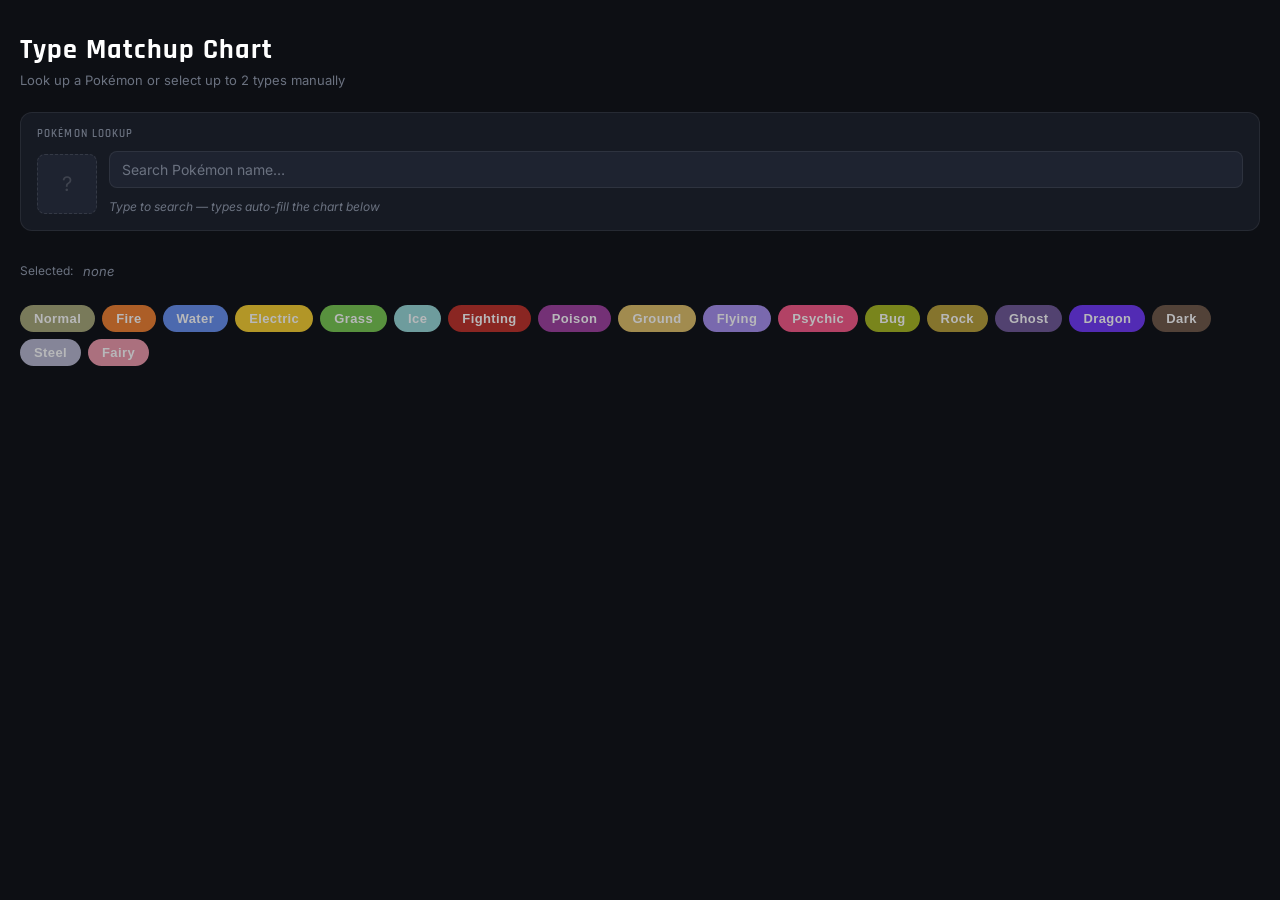
<file: type-chart-advanced.html>
<!DOCTYPE html>
<html lang="en">
<head>
<meta charset="UTF-8">
<meta name="viewport" content="width=device-width, initial-scale=1.0">
<title>Pokémon Type Chart</title>
<link href="https://fonts.googleapis.com/css2?family=Rajdhani:wght@500;600;700&family=Inter:wght@400;500&display=swap" rel="stylesheet">
<style>
  *, *::before, *::after { box-sizing: border-box; margin: 0; padding: 0; }

  :root {
    --bg:       #0d0f14;
    --surface:  #161a23;
    --surface2: #1e2330;
    --border:   rgba(255,255,255,0.07);
    --text:     #e8eaf0;
    --muted:    #6b7280;
    --accent:   #7c6af7;
  }

  body {
    background: var(--bg);
    color: var(--text);
    font-family: 'Inter', sans-serif;
    font-size: 15px;
    min-height: 100vh;
    padding: 32px 20px;
  }

  h1 {
    font-family: 'Rajdhani', sans-serif;
    font-size: 28px;
    font-weight: 700;
    letter-spacing: .04em;
    margin-bottom: 4px;
    color: #fff;
  }
  .subtitle {
    color: var(--muted);
    font-size: 13px;
    margin-bottom: 24px;
  }

  /* ── Pokemon Search Section ──────────────────────────────────── */
  .search-section {
    background: var(--surface);
    border: 1px solid var(--border);
    border-radius: 12px;
    padding: 14px 16px;
    margin-bottom: 20px;
  }
  .search-label {
    font-size: 11px;
    letter-spacing: .1em;
    text-transform: uppercase;
    color: var(--muted);
    font-family: 'Rajdhani', sans-serif;
    font-weight: 600;
    margin-bottom: 10px;
  }
  .search-row {
    display: flex;
    gap: 12px;
    align-items: center;
  }
  .sprite-mini {
    width: 60px; height: 60px;
    background: var(--surface2);
    border: 1px dashed rgba(255,255,255,0.1);
    border-radius: 8px;
    display: flex;
    align-items: center;
    justify-content: center;
    flex-shrink: 0;
    overflow: hidden;
  }
  .sprite-mini img {
    width: 100%; height: 100%;
    object-fit: contain;
    animation: fadeIn .3s ease;
  }
  .sprite-ph { color: rgba(255,255,255,0.15); font-size: 20px; }
  @keyframes fadeIn { from { opacity:0; } to { opacity:1; } }

  .search-input-wrap {
    position: relative;
    flex: 1;
  }
  .search-input-inner {
    display: flex;
    align-items: center;
    gap: 0;
    background: var(--surface2);
    border: 1px solid var(--border);
    border-radius: 8px;
    transition: border-color .2s;
  }
  .search-input-inner:focus-within { border-color: var(--accent); }
  #poke-input {
    flex: 1;
    background: transparent;
    border: none;
    padding: 9px 12px;
    color: var(--text);
    font-size: 14px;
    font-family: 'Inter', sans-serif;
    outline: none;
    text-transform: capitalize;
    min-width: 0;
  }
  #poke-input::placeholder { color: var(--muted); text-transform: none; }
  #poke-clear {
    padding: 6px 10px;
    background: none;
    border: none;
    color: var(--muted);
    cursor: pointer;
    font-size: 16px;
    line-height: 1;
    opacity: 0;
    pointer-events: none;
    transition: opacity .15s, color .15s;
  }
  #poke-clear.visible { opacity: 1; pointer-events: auto; }
  #poke-clear:hover { color: var(--text); }

  .dropdown {
    position: absolute;
    top: calc(100% + 4px);
    left: 0; right: 0;
    background: var(--surface2);
    border: 1px solid rgba(255,255,255,0.12);
    border-radius: 8px;
    overflow: hidden;
    z-index: 200;
    max-height: 220px;
    overflow-y: auto;
    box-shadow: 0 8px 24px rgba(0,0,0,0.4);
  }
  .dropdown.hidden { display: none; }
  .dd-item {
    padding: 8px 12px;
    cursor: pointer;
    font-size: 13px;
    text-transform: capitalize;
    color: var(--text);
    transition: background .1s;
    letter-spacing: .02em;
  }
  .dd-item:hover, .dd-item.focused { background: rgba(124,106,247,0.15); }
  .dd-item strong { color: var(--accent); font-weight: 600; }

  .search-meta {
    margin-top: 8px;
    display: flex;
    align-items: center;
    gap: 8px;
    min-height: 20px;
  }
  .search-poke-name {
    font-size: 13px;
    font-weight: 500;
    color: var(--text);
    text-transform: capitalize;
  }
  .search-poke-types { display: flex; gap: 4px; }
  .search-hint { font-size: 12px; color: var(--muted); font-style: italic; }

  .spin-sm {
    width: 18px; height: 18px;
    border-radius: 50%;
    border: 2px solid rgba(124,106,247,0.18);
    border-top-color: var(--accent);
    animation: rotate .7s linear infinite;
  }
  @keyframes rotate { to { transform: rotate(360deg); } }

  /* ── Selection bar ───────────────────────────────────────────── */
  .selection-bar {
    display: flex;
    align-items: center;
    gap: 10px;
    margin-bottom: 16px;
    min-height: 38px;
    flex-wrap: wrap;
  }
  .sel-label { font-size: 12px; color: var(--muted); white-space: nowrap; }
  .sel-pill {
    display: inline-flex; align-items: center; gap: 6px;
    padding: 5px 12px; border-radius: 20px;
    font-size: 13px; font-weight: 600; color: #fff;
    letter-spacing: .03em;
    outline-offset: 3px;
  }
  .sel-pill .remove {
    cursor: pointer; opacity: .6; font-size: 16px; line-height: 1;
    transition: opacity .15s;
  }
  .sel-pill .remove:hover { opacity: 1; }
  .sel-none { font-size: 13px; color: var(--muted); font-style: italic; }

  /* Type grid */
  .type-grid {
    display: flex; flex-wrap: wrap; gap: 7px;
    margin-bottom: 32px;
  }
  .type-btn {
    padding: 6px 14px;
    border-radius: 20px;
    border: none; cursor: pointer;
    font-size: 13px; font-weight: 600;
    color: #fff; letter-spacing: .03em;
    opacity: .7;
    transition: opacity .15s, transform .1s, outline .1s;
    outline: 2px solid transparent;
    outline-offset: 3px;
  }
  .type-btn:hover { opacity: 1; transform: translateY(-1px); }
  .type-btn.selected { opacity: 1; }
  .type-btn.sel-1 { outline-color: #f8d030; }
  .type-btn.sel-2 { outline-color: #7ecfff; }

  /* Results grid */
  .results {
    display: none;
    grid-template-columns: 1fr 1fr;
    gap: 14px;
  }
  .results.visible { display: grid; }

  .col-header {
    font-family: 'Rajdhani', sans-serif;
    font-size: 11px; font-weight: 700;
    letter-spacing: .12em;
    text-transform: uppercase;
    color: var(--muted);
    margin-bottom: 10px;
  }

  .card {
    background: var(--surface);
    border: 1px solid var(--border);
    border-radius: 12px;
    padding: 14px 16px;
    margin-bottom: 10px;
  }
  .card h3 {
    font-size: 12px;
    font-weight: 500;
    color: var(--muted);
    margin-bottom: 10px;
    letter-spacing: .04em;
  }

  .pill {
    display: inline-block;
    padding: 4px 11px;
    border-radius: 20px;
    font-size: 12px; font-weight: 600;
    color: #fff; margin: 3px;
    letter-spacing: .02em;
  }
  .mult-badge {
    font-size: 10px;
    background: rgba(0,0,0,.28);
    border-radius: 8px;
    padding: 1px 5px;
    margin-left: 3px;
  }
  .empty { font-size: 13px; color: var(--muted); font-style: italic; }

  .sub-label {
    font-size: 11px; color: var(--muted);
    margin: 6px 0 4px;
  }
  .sub-label:first-child { margin-top: 0; }

  .col-divider {
    display: none;
    width: 1px; background: var(--border);
    grid-row: 1 / span 10;
  }

  @media (max-width: 560px) {
    .results { grid-template-columns: 1fr; }
  }
</style>
</head>
<body>

<h1>Type Matchup Chart</h1>
<p class="subtitle">Look up a Pokémon or select up to 2 types manually</p>

<!-- ── Pokemon Search ──────────────────────────────────────────── -->
<div class="search-section">
  <div class="search-label">Pokémon Lookup</div>
  <div class="search-row">
    <div class="sprite-mini" id="sprite-mini">
      <span class="sprite-ph">?</span>
    </div>
    <div style="flex:1;min-width:0;">
      <div class="search-input-wrap">
        <div class="search-input-inner">
          <input id="poke-input" type="text" placeholder="Search Pokémon name…" autocomplete="off" spellcheck="false">
          <button id="poke-clear" title="Clear">×</button>
        </div>
        <div id="poke-dropdown" class="dropdown hidden"></div>
      </div>
      <div class="search-meta" id="search-meta">
        <span class="search-hint">Type to search — types auto-fill the chart below</span>
      </div>
    </div>
  </div>
</div>

<!-- ── Selection bar ──────────────────────────────────────────── -->
<div class="selection-bar">
  <span class="sel-label">Selected:</span>
  <span id="sel-display-inner"><span class="sel-none">none</span></span>
</div>

<div class="type-grid" id="type-grid"></div>

<div class="results" id="results">
  <div id="col-defense">
    <div class="col-header">Defensive — damage taken</div>
    <div class="card"><h3>Weak to</h3><div id="weak-to"></div></div>
    <div class="card"><h3>Resists</h3><div id="resists"></div></div>
    <div class="card"><h3>Immune to</h3><div id="immune-to"></div></div>
  </div>
  <div id="col-offense">
    <div class="col-header">Offensive — damage dealt</div>
    <div class="card"><h3 id="super-eff-title">Super effective vs (2×)</h3><div id="super-eff"></div></div>
    <div class="card"><h3>Not very effective vs (½×)</h3><div id="not-eff"></div></div>
    <div class="card"><h3>No effect vs (0×)</h3><div id="no-eff"></div></div>
  </div>
</div>

<script>
const TC = {
  Normal:"#A8A878",Fire:"#F08030",Water:"#6890F0",Electric:"#F8D030",
  Grass:"#78C850",Ice:"#98D8D8",Fighting:"#C03028",Poison:"#A040A0",
  Ground:"#E0C068",Flying:"#A890F0",Psychic:"#F85888",Bug:"#A8B820",
  Rock:"#B8A038",Ghost:"#705898",Dragon:"#7038F8",Dark:"#705848",
  Steel:"#B8B8D0",Fairy:"#EE99AC"
};
const TYPES = Object.keys(TC);

const DEF = {
  Normal:   {weak:["Fighting"],immune:["Ghost"],resist:[]},
  Fire:     {weak:["Water","Ground","Rock"],immune:[],resist:["Fire","Grass","Ice","Bug","Steel","Fairy"]},
  Water:    {weak:["Electric","Grass"],immune:[],resist:["Fire","Water","Ice","Steel"]},
  Electric: {weak:["Ground"],immune:[],resist:["Electric","Flying","Steel"]},
  Grass:    {weak:["Fire","Ice","Poison","Flying","Bug"],immune:[],resist:["Water","Electric","Grass","Ground"]},
  Ice:      {weak:["Fire","Fighting","Rock","Steel"],immune:[],resist:["Ice"]},
  Fighting: {weak:["Flying","Psychic","Fairy"],immune:[],resist:["Bug","Rock","Dark"]},
  Poison:   {weak:["Ground","Psychic"],immune:[],resist:["Grass","Fighting","Poison","Bug","Fairy"]},
  Ground:   {weak:["Water","Grass","Ice"],immune:["Electric"],resist:["Poison","Rock"]},
  Flying:   {weak:["Electric","Ice","Rock"],immune:["Ground"],resist:["Grass","Fighting","Bug"]},
  Psychic:  {weak:["Bug","Ghost","Dark"],immune:[],resist:["Fighting","Psychic"]},
  Bug:      {weak:["Fire","Flying","Rock"],immune:[],resist:["Grass","Fighting","Ground"]},
  Rock:     {weak:["Water","Grass","Fighting","Ground","Steel"],immune:[],resist:["Normal","Fire","Poison","Flying"]},
  Ghost:    {weak:["Ghost","Dark"],immune:["Normal","Fighting"],resist:["Poison","Bug"]},
  Dragon:   {weak:["Ice","Dragon","Fairy"],immune:[],resist:["Fire","Water","Electric","Grass"]},
  Dark:     {weak:["Fighting","Bug","Fairy"],immune:["Psychic"],resist:["Ghost","Dark"]},
  Steel:    {weak:["Fire","Fighting","Ground"],immune:["Poison"],resist:["Normal","Grass","Ice","Flying","Psychic","Bug","Rock","Dragon","Steel","Fairy"]},
  Fairy:    {weak:["Poison","Steel"],immune:["Dragon"],resist:["Fighting","Bug","Dark"]},
};

const OFF = {
  Normal:   {strong:[],weak:["Rock","Steel"],noEffect:["Ghost"]},
  Fire:     {strong:["Grass","Ice","Bug","Steel"],weak:["Water","Fire","Rock","Dragon"],noEffect:[]},
  Water:    {strong:["Fire","Ground","Rock"],weak:["Water","Grass","Dragon"],noEffect:[]},
  Electric: {strong:["Water","Flying"],weak:["Electric","Grass","Dragon"],noEffect:["Ground"]},
  Grass:    {strong:["Water","Ground","Rock"],weak:["Fire","Grass","Poison","Flying","Bug","Dragon","Steel"],noEffect:[]},
  Ice:      {strong:["Grass","Ground","Flying","Dragon"],weak:["Water","Ice"],noEffect:[]},
  Fighting: {strong:["Normal","Ice","Rock","Dark","Steel"],weak:["Poison","Bug","Psychic","Flying","Fairy"],noEffect:["Ghost"]},
  Poison:   {strong:["Grass","Fairy"],weak:["Poison","Ground","Rock","Ghost"],noEffect:["Steel"]},
  Ground:   {strong:["Fire","Electric","Poison","Rock","Steel"],weak:["Grass","Bug"],noEffect:["Flying"]},
  Flying:   {strong:["Grass","Fighting","Bug"],weak:["Electric","Rock","Steel"],noEffect:[]},
  Psychic:  {strong:["Fighting","Poison"],weak:["Psychic","Steel"],noEffect:["Dark"]},
  Bug:      {strong:["Grass","Psychic","Dark"],weak:["Fire","Fighting","Poison","Flying","Ghost","Steel","Fairy"],noEffect:[]},
  Rock:     {strong:["Fire","Ice","Flying","Bug"],weak:["Fighting","Ground","Steel"],noEffect:[]},
  Ghost:    {strong:["Ghost","Psychic"],weak:["Dark"],noEffect:["Normal"]},
  Dragon:   {strong:["Dragon"],weak:["Steel"],noEffect:["Fairy"]},
  Dark:     {strong:["Ghost","Psychic"],weak:["Fighting","Dark","Fairy"],noEffect:[]},
  Steel:    {strong:["Ice","Rock","Fairy"],weak:["Fire","Water","Electric","Steel"],noEffect:[]},
  Fairy:    {strong:["Fighting","Dragon","Dark"],weak:["Fire","Poison","Steel"],noEffect:[]},
};

function defMultipliers(selectedTypes) {
  const m = {};
  TYPES.forEach(t => m[t] = 1);
  selectedTypes.forEach(st => {
    DEF[st].weak.forEach(t   => m[t] *= 2);
    DEF[st].resist.forEach(t => m[t] *= 0.5);
    DEF[st].immune.forEach(t => m[t]  = 0);
  });
  return m;
}

function offMultipliers(selectedTypes) {
  const m = {};
  TYPES.forEach(dt => {
    const mults = selectedTypes.map(st => {
      const o = OFF[st];
      if (o.noEffect.includes(dt)) return 0;
      if (o.strong.includes(dt))   return 2;
      if (o.weak.includes(dt))     return 0.5;
      return 1;
    });
    const best = Math.max(...mults);
    const worst = Math.min(...mults);
    if (best === 2)   m[dt] = 2;
    else if (best === 1) m[dt] = 1;
    else if (worst === 0 && best === 0) m[dt] = 0;
    else m[dt] = 0.5;
  });
  return m;
}

function multLabel(v) {
  return v===4?'4×':v===2?'2×':v===0.5?'½×':v===0.25?'¼×':v===0?'0×':'';
}
function pill(type, mult) {
  const badge = (mult !== undefined && mult !== 1)
    ? `<span class="mult-badge">${multLabel(mult)}</span>` : '';
  return `<span class="pill" style="background:${TC[type]}">${type}${badge}</span>`;
}
function renderList(container, items, fallback) {
  container.innerHTML = items.length
    ? items.map(([t, m]) => pill(t, m)).join('')
    : `<span class="empty">${fallback}</span>`;
}

function getMult(moveType, defType) {
  const o = OFF[moveType];
  if (o.noEffect.includes(defType)) return 0;
  if (o.strong.includes(defType))   return 2;
  if (o.weak.includes(defType))     return 0.5;
  return 1;
}

function renderOffCard(containerId, targetMult, fallback) {
  const el = document.getElementById(containerId);
  if (selected.length === 1) {
    const hits = TYPES.filter(t => getMult(selected[0], t) === targetMult);
    el.innerHTML = hits.length
      ? hits.map(t => pill(t)).join('')
      : `<span class="empty">${fallback}</span>`;
    return;
  }
  const cols = selected.map((moveType, i) => {
    const hits = TYPES.filter(t => getMult(moveType, t) === targetMult);
    const accent = i === 0 ? '#f8d030' : '#7ecfff';
    const targets = hits.length
      ? hits.map(t => `<span class="pill" style="background:${TC[t]}">${t}</span>`).join('')
      : `<span class="empty">${fallback}</span>`;
    return `<div style="flex:1;min-width:0;">
      <div style="margin-bottom:8px;">
        <span class="pill" style="background:${TC[moveType]};outline:2px solid ${accent};outline-offset:2px;">${moveType}</span>
      </div>
      <div style="display:flex;flex-wrap:wrap;gap:0;">${targets}</div>
    </div>`;
  });
  el.innerHTML = `<div style="display:flex;gap:16px;align-items:flex-start;">
    ${cols[0]}
    <div style="width:1px;background:rgba(255,255,255,0.07);align-self:stretch;flex-shrink:0;margin-top:2px;"></div>
    ${cols[1]}
  </div>`;
}

// Renders the super-effective card.
// When currentMoveTypes is loaded, shows STAB section + coverage move rows.
// Coverage rows only appear for move types that add at least one NEW threat beyond STAB.
// Dimmed pills = already covered by STAB; bright pills = new threat.
function renderSuperEff() {
  const el    = document.getElementById('super-eff');
  const title = document.getElementById('super-eff-title');

  if (currentMoveTypes === null) {
    if (title) title.textContent = 'Super effective vs (2×)';
    renderOffCard('super-eff', 2, 'None at 2×');
    return;
  }

  if (currentMoveTypes === undefined) {
    // Loading: show STAB now, coverage soon
    if (title) title.textContent = 'Super effective vs (2×)';
    renderOffCard('super-eff', 2, 'None at 2×');
    el.innerHTML += `<div class="sub-label" style="margin-top:10px;display:flex;align-items:center;gap:6px">
      <div class="spin-sm" style="width:12px;height:12px;border-width:1.5px;flex-shrink:0"></div>
      Loading full learnset…
    </div>`;
    return;
  }

  if (title) title.textContent = 'Super effective vs — full learnset';

  // STAB coverage set
  const stabSet = new Set();
  selected.forEach(st => TYPES.forEach(dt => { if (getMult(st, dt) === 2) stabSet.add(dt); }));

  // Coverage move types: learnset types that aren't already STAB
  const covMoveTypes = currentMoveTypes.filter(mt => !selected.includes(mt) && TYPES.includes(mt));

  // Pivot: target type → which coverage move types can hit it 2× (excluding STAB targets)
  // Each target appears exactly once — no more repetition.
  const covTargetMap = {};
  covMoveTypes.forEach(mt => {
    TYPES.forEach(dt => {
      if (getMult(mt, dt) === 2 && !stabSet.has(dt)) {
        if (!covTargetMap[dt]) covTargetMap[dt] = [];
        covTargetMap[dt].push(mt);
      }
    });
  });

  let html = '';

  // STAB section
  if (stabSet.size > 0) {
    if (selected.length === 1) {
      html += `<div class="sub-label">STAB (${selected[0]})</div>`;
      html += [...stabSet].map(t => pill(t)).join('');
    } else {
      const cols = selected.map((moveType, i) => {
        const hits = TYPES.filter(dt => getMult(moveType, dt) === 2);
        const accent = i === 0 ? '#f8d030' : '#7ecfff';
        const targets = hits.length
          ? hits.map(t => `<span class="pill" style="background:${TC[t]}">${t}</span>`).join('')
          : `<span class="empty">None</span>`;
        return `<div style="flex:1;min-width:0;">
          <div style="margin-bottom:8px;"><span class="pill" style="background:${TC[moveType]};outline:2px solid ${accent};outline-offset:2px;">${moveType}</span></div>
          <div style="display:flex;flex-wrap:wrap;gap:0;">${targets}</div>
        </div>`;
      });
      html += `<div class="sub-label">STAB</div>
        <div style="display:flex;gap:16px;align-items:flex-start;">
          ${cols[0]}
          <div style="width:1px;background:rgba(255,255,255,0.07);align-self:stretch;flex-shrink:0;margin-top:2px;"></div>
          ${cols[1]}
        </div>`;
    }
  } else {
    html += `<span class="empty">No STAB coverage</span>`;
  }

  // Coverage section — one pill per unique target, badges show which move types enable it
  const covEntries = Object.entries(covTargetMap);
  html += `<div class="sub-label" style="margin-top:10px">Coverage moves</div>`;
  if (covEntries.length > 0) {
    html += `<div style="display:flex;flex-wrap:wrap;gap:4px;">`;
    html += covEntries.map(([dt, moveTypes]) => {
      const badges = moveTypes.map(mt =>
        `<span style="font-size:9px;background:${TC[mt]}33;color:${TC[mt]};border:1px solid ${TC[mt]}55;border-radius:3px;padding:1px 4px;line-height:1.4">${mt}</span>`
      ).join('');
      return `<span style="display:inline-flex;align-items:center;gap:3px;margin-bottom:2px;">
        <span class="pill" style="background:${TC[dt]};margin:0">${dt}</span>
        <span style="display:flex;flex-wrap:wrap;gap:2px;">${badges}</span>
      </span>`;
    }).join('');
    html += `</div>`;
  } else {
    html += `<span class="empty">No additional threats beyond STAB</span>`;
  }

  el.innerHTML = html;
}

let selected = [];
let currentMoveTypes = null; // null = manual/none, undefined = loading, [...] = loaded

const grid = document.getElementById('type-grid');
const btns = {};
TYPES.forEach(t => {
  const b = document.createElement('button');
  b.className = 'type-btn';
  b.textContent = t;
  b.style.background = TC[t];
  b.onclick = () => toggle(t);
  grid.appendChild(b);
  btns[t] = b;
});

function toggle(t) {
  currentMoveTypes = null;
  const idx = selected.indexOf(t);
  if (idx >= 0) {
    selected.splice(idx, 1);
  } else {
    if (selected.length >= 2) selected.shift();
    selected.push(t);
  }
  render();
}

function render() {
  TYPES.forEach(t => {
    btns[t].classList.remove('selected','sel-1','sel-2');
  });
  selected.forEach((t, i) => {
    btns[t].classList.add('selected', i === 0 ? 'sel-1' : 'sel-2');
  });

  const bar = document.getElementById('sel-display-inner');
  if (!selected.length) {
    bar.innerHTML = `<span class="sel-none">none</span>`;
    document.getElementById('results').classList.remove('visible');
    return;
  }
  bar.innerHTML = selected.map((t, i) => {
    const outline = i === 0 ? '2px solid #f8d030' : '2px solid #7ecfff';
    return `<span class="sel-pill" style="background:${TC[t]};outline:${outline}">
      ${t}
      <span class="remove" onclick="deselect('${t}')">×</span>
    </span>`;
  }).join('');

  const dm = defMultipliers(selected);
  const def4  = TYPES.filter(t => dm[t] === 4).map(t => [t, 4]);
  const def2  = TYPES.filter(t => dm[t] === 2).map(t => [t, 2]);
  const defH  = TYPES.filter(t => dm[t] === 0.5).map(t => [t, 0.5]);
  const defQ  = TYPES.filter(t => dm[t] === 0.25).map(t => [t, 0.25]);
  const def0  = TYPES.filter(t => dm[t] === 0).map(t => [t]);

  const weakEl = document.getElementById('weak-to');
  let weakHtml = '';
  if (def4.length) weakHtml += `<div class="sub-label">4× super effective:</div>${def4.map(([t,m]) => pill(t,m)).join('')}<br>`;
  if (def2.length) weakHtml += `<div class="sub-label"${def4.length?' style="margin-top:8px"':''}>2× super effective:</div>${def2.map(([t,m]) => pill(t,m)).join('')}`;
  weakEl.innerHTML = weakHtml || `<span class="empty">None</span>`;

  const resEl = document.getElementById('resists');
  let resHtml = '';
  if (defH.length) resHtml += `<div class="sub-label">½× not very effective:</div>${defH.map(([t,m]) => pill(t,m)).join('')}<br>`;
  if (defQ.length) resHtml += `<div class="sub-label"${defH.length?' style="margin-top:8px"':''}>¼× barely effective:</div>${defQ.map(([t,m]) => pill(t,m)).join('')}`;
  resEl.innerHTML = resHtml || `<span class="empty">None</span>`;

  renderList(document.getElementById('immune-to'), def0, 'None');

  renderSuperEff();
  renderOffCard('not-eff',   0.5, 'None');
  renderOffCard('no-eff',    0,   'None');

  document.getElementById('results').classList.add('visible');
}

function deselect(t) {
  selected = selected.filter(x => x !== t);
  render();
}

/* ── Pokemon Search ──────────────────────────────────────────── */
let pokeList = null;   // [{slug, display}]
let ddFocusIdx = -1;

const pokeInput   = document.getElementById('poke-input');
const pokeClear   = document.getElementById('poke-clear');
const pokeDd      = document.getElementById('poke-dropdown');
const spriteMini  = document.getElementById('sprite-mini');
const searchMeta  = document.getElementById('search-meta');

// Format "arcanine-hisui" → "Arcanine Hisui", "mr-mime" → "Mr Mime"
function fmtName(slug) {
  return slug.split('-').map(w => w.charAt(0).toUpperCase() + w.slice(1)).join(' ');
}

// Fetches full pokemon list including all forms/variants.
// Using /pokemon (not /pokemon-species) so regional forms appear.
async function loadPokeList() {
  if (pokeList) return pokeList;
  try {
    const r = await fetch('https://pokeapi.co/api/v2/pokemon?limit=2000');
    const d = await r.json();
    pokeList = d.results.map(p => ({ slug: p.name, display: fmtName(p.name) }));
  } catch {
    pokeList = [];
  }
  return pokeList;
}

// Fetch Pokemon data. Since we now use exact slugs from the list, the direct
// endpoint will work for all forms. Species fallback handles manually typed names
// like "basculegion" where only "basculegion-male" exists as a pokemon entry.
async function fetchPokeData(slug) {
  let r = await fetch(`https://pokeapi.co/api/v2/pokemon/${slug}`);
  if (!r.ok) {
    const sr = await fetch(`https://pokeapi.co/api/v2/pokemon-species/${slug}`);
    if (!sr.ok) return null;
    const sd = await sr.json();
    const def = sd.varieties?.find(v => v.is_default);
    if (!def) return null;
    r = await fetch(def.pokemon.url);
    if (!r.ok) return null;
  }
  const d = await r.json();
  const cap = s => s.charAt(0).toUpperCase() + s.slice(1);
  return {
    id: d.id,
    slug,
    apiName: d.name,   // canonical API name used for GraphQL learnset query
    sprite: `https://raw.githubusercontent.com/PokeAPI/sprites/master/sprites/pokemon/other/official-artwork/${d.id}.png`,
    types: d.types.map(t => cap(t.type.name))
  };
}

// Single GraphQL request to get all move types from a Pokemon's full learnset.
// Far faster than individual REST calls for each move.
async function fetchMoveTypes(apiName) {
  try {
    // version_group_id >= 20 = Gen 8+ (Sword/Shield through Scarlet/Violet DLC)
    // Cuts legacy Gen 1-7 TM pools that inflate coverage unrealistically
    const query = `{
      pokemon_v2_pokemon(where: {name: {_eq: "${apiName}"}}) {
        pokemon_v2_pokemonmoves(where: {version_group_id: {_gte: 20}}) {
          pokemon_v2_move { pokemon_v2_type { name } }
        }
      }
    }`;
    const r = await fetch('https://beta.pokeapi.co/graphql/v1beta', {
      method: 'POST',
      headers: { 'Content-Type': 'application/json' },
      body: JSON.stringify({ query })
    });
    if (!r.ok) return null;
    const json = await r.json();
    const poke = json.data?.pokemon_v2_pokemon?.[0];
    if (!poke) return null;
    const types = new Set();
    poke.pokemon_v2_pokemonmoves.forEach(pm => {
      const t = pm.pokemon_v2_move?.pokemon_v2_type?.name;
      if (t) types.add(t.charAt(0).toUpperCase() + t.slice(1));
    });
    return [...types];
  } catch {
    return null;
  }
}

function showDropdown(items, rawQuery) {
  if (!items.length) { pokeDd.classList.add('hidden'); return; }
  const escaped = rawQuery.replace(/[.*+?^${}()|[\]\\]/g, '\\$&');
  const re = new RegExp(`(${escaped})`, 'gi');
  pokeDd.innerHTML = items.slice(0, 8).map((p, i) =>
    `<div class="dd-item" data-slug="${p.slug}" data-idx="${i}">${p.display.replace(re, '<strong>$1</strong>')}</div>`
  ).join('');
  pokeDd.classList.remove('hidden');
  ddFocusIdx = -1;
  pokeDd.querySelectorAll('.dd-item').forEach(item => {
    item.addEventListener('mousedown', e => {
      e.preventDefault();
      selectPoke(item.dataset.slug, item.textContent);
    });
  });
}

function hideDropdown() {
  pokeDd.classList.add('hidden');
  ddFocusIdx = -1;
}

function setSpriteMiniLoading() {
  spriteMini.innerHTML = '<div class="spin-sm"></div>';
}
function setSpriteMiniEmpty() {
  spriteMini.innerHTML = '<span class="sprite-ph">?</span>';
}

async function selectPoke(slug, displayName) {
  pokeInput.value = displayName || fmtName(slug);
  pokeClear.classList.add('visible');
  hideDropdown();
  setSpriteMiniLoading();
  searchMeta.innerHTML = `<span class="search-hint">Loading…</span>`;

  currentMoveTypes = null;
  const data = await fetchPokeData(slug);
  if (data) {
    const img = new Image();
    img.style.cssText = 'width:100%;height:100%;object-fit:contain';
    img.src = data.sprite;
    img.onload = () => { spriteMini.innerHTML = ''; spriteMini.appendChild(img); };
    img.onerror = () => { spriteMini.innerHTML = '<span class="sprite-ph">?</span>'; };

    const typePills = data.types
      .filter(t => TC[t])
      .map(t => `<span class="pill" style="background:${TC[t]};margin:0">${t}</span>`)
      .join('');
    searchMeta.innerHTML = `
      <span class="search-poke-name">${fmtName(data.slug)}</span>
      <span class="search-poke-types">${typePills}</span>
    `;

    selected = data.types.filter(t => TYPES.includes(t)).slice(0, 2);
    currentMoveTypes = undefined; // signal loading state
    render(); // show STAB + spinner immediately

    // Fetch full learnset move types in background, re-render when ready
    fetchMoveTypes(data.apiName).then(types => {
      currentMoveTypes = types ?? null;
      render();
    });
  } else {
    setSpriteMiniEmpty();
    searchMeta.innerHTML = `<span class="search-hint" style="color:#f85888">Not found — check spelling</span>`;
  }
}

pokeInput.addEventListener('focus', () => loadPokeList());

pokeInput.addEventListener('input', async e => {
  const raw = e.target.value.trim();
  pokeClear.classList.toggle('visible', raw.length > 0);
  if (raw.length < 2) { hideDropdown(); return; }
  const list = await loadPokeList();
  const q = raw.toLowerCase().replace(/\s+/g, '-');
  const qSpace = raw.toLowerCase();
  // Match against both the slug (e.g. "arcanine-hisui") and display ("Arcanine Hisui")
  const starts   = list.filter(p => p.slug.startsWith(q) || p.display.toLowerCase().startsWith(qSpace));
  const contains = list.filter(p => !starts.includes(p) && (p.slug.includes(q) || p.display.toLowerCase().includes(qSpace)));
  showDropdown([...starts, ...contains], raw);
});

pokeInput.addEventListener('keydown', e => {
  const items = pokeDd.querySelectorAll('.dd-item');
  if (e.key === 'ArrowDown') {
    e.preventDefault();
    ddFocusIdx = Math.min(ddFocusIdx + 1, items.length - 1);
    items.forEach((it, i) => it.classList.toggle('focused', i === ddFocusIdx));
  } else if (e.key === 'ArrowUp') {
    e.preventDefault();
    ddFocusIdx = Math.max(ddFocusIdx - 1, 0);
    items.forEach((it, i) => it.classList.toggle('focused', i === ddFocusIdx));
  } else if (e.key === 'Enter') {
    e.preventDefault();
    if (ddFocusIdx >= 0 && items[ddFocusIdx]) {
      const it = items[ddFocusIdx];
      selectPoke(it.dataset.slug, it.textContent);
    } else if (pokeInput.value.trim()) {
      const slug = pokeInput.value.trim().toLowerCase().replace(/\s+/g, '-');
      selectPoke(slug);
    }
  } else if (e.key === 'Escape') {
    hideDropdown();
  }
});

pokeClear.addEventListener('click', () => {
  pokeInput.value = '';
  pokeClear.classList.remove('visible');
  hideDropdown();
  setSpriteMiniEmpty();
  currentMoveTypes = null;
  searchMeta.innerHTML = `<span class="search-hint">Type to search — types auto-fill the chart below</span>`;
});

document.addEventListener('click', e => {
  if (!e.target.closest('#poke-input') && !e.target.closest('#poke-dropdown')) {
    hideDropdown();
  }
});
</script>
</body>
</html>
</file>
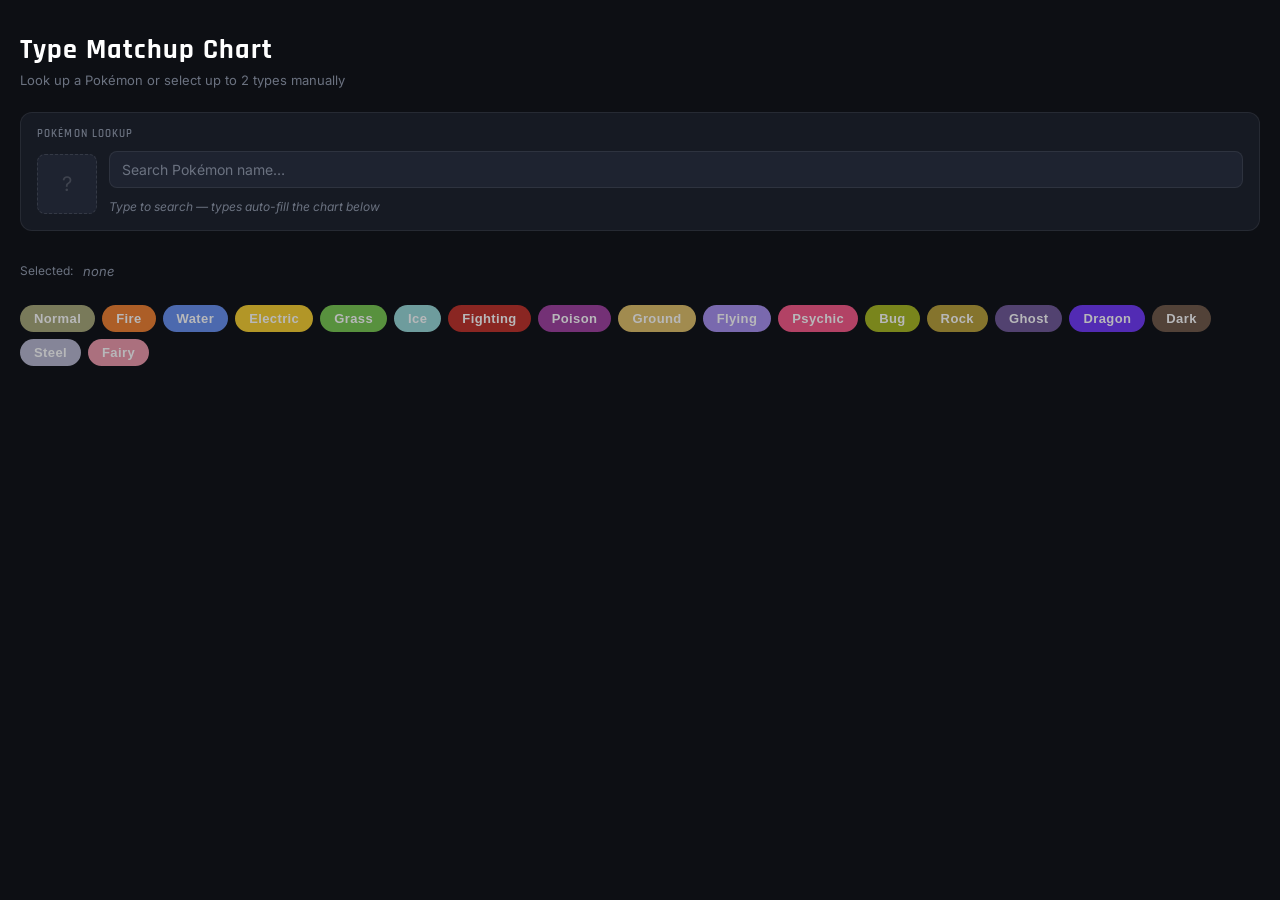
<file: type-chart.html>
<!DOCTYPE html>
<html lang="en">
<head>
<meta charset="UTF-8">
<meta name="viewport" content="width=device-width, initial-scale=1.0">
<title>Pokémon Type Chart</title>
<link href="https://fonts.googleapis.com/css2?family=Rajdhani:wght@500;600;700&family=Inter:wght@400;500&display=swap" rel="stylesheet">
<style>
  *, *::before, *::after { box-sizing: border-box; margin: 0; padding: 0; }

  :root {
    --bg:       #0d0f14;
    --surface:  #161a23;
    --surface2: #1e2330;
    --border:   rgba(255,255,255,0.07);
    --text:     #e8eaf0;
    --muted:    #6b7280;
    --accent:   #7c6af7;
  }

  body {
    background: var(--bg);
    color: var(--text);
    font-family: 'Inter', sans-serif;
    font-size: 15px;
    min-height: 100vh;
    padding: 32px 20px;
  }

  h1 {
    font-family: 'Rajdhani', sans-serif;
    font-size: 28px;
    font-weight: 700;
    letter-spacing: .04em;
    margin-bottom: 4px;
    color: #fff;
  }
  .subtitle {
    color: var(--muted);
    font-size: 13px;
    margin-bottom: 24px;
  }

  /* ── Pokemon Search Section ──────────────────────────────────── */
  .search-section {
    background: var(--surface);
    border: 1px solid var(--border);
    border-radius: 12px;
    padding: 14px 16px;
    margin-bottom: 20px;
  }
  .search-label {
    font-size: 11px;
    letter-spacing: .1em;
    text-transform: uppercase;
    color: var(--muted);
    font-family: 'Rajdhani', sans-serif;
    font-weight: 600;
    margin-bottom: 10px;
  }
  .search-row {
    display: flex;
    gap: 12px;
    align-items: center;
  }
  .sprite-mini {
    width: 60px; height: 60px;
    background: var(--surface2);
    border: 1px dashed rgba(255,255,255,0.1);
    border-radius: 8px;
    display: flex;
    align-items: center;
    justify-content: center;
    flex-shrink: 0;
    overflow: hidden;
  }
  .sprite-mini img {
    width: 100%; height: 100%;
    object-fit: contain;
    animation: fadeIn .3s ease;
  }
  .sprite-ph { color: rgba(255,255,255,0.15); font-size: 20px; }
  @keyframes fadeIn { from { opacity:0; } to { opacity:1; } }

  .search-input-wrap { position: relative; flex: 1; }
  .search-input-inner {
    display: flex;
    align-items: center;
    background: var(--surface2);
    border: 1px solid var(--border);
    border-radius: 8px;
    transition: border-color .2s;
  }
  .search-input-inner:focus-within { border-color: var(--accent); }
  #poke-input {
    flex: 1;
    background: transparent;
    border: none;
    padding: 9px 12px;
    color: var(--text);
    font-size: 14px;
    font-family: 'Inter', sans-serif;
    outline: none;
    text-transform: capitalize;
    min-width: 0;
  }
  #poke-input::placeholder { color: var(--muted); text-transform: none; }
  #poke-clear {
    padding: 6px 10px;
    background: none;
    border: none;
    color: var(--muted);
    cursor: pointer;
    font-size: 16px;
    line-height: 1;
    opacity: 0;
    pointer-events: none;
    transition: opacity .15s, color .15s;
  }
  #poke-clear.visible { opacity: 1; pointer-events: auto; }
  #poke-clear:hover { color: var(--text); }

  .dropdown {
    position: absolute;
    top: calc(100% + 4px);
    left: 0; right: 0;
    background: var(--surface2);
    border: 1px solid rgba(255,255,255,0.12);
    border-radius: 8px;
    overflow: hidden;
    z-index: 200;
    max-height: 220px;
    overflow-y: auto;
    box-shadow: 0 8px 24px rgba(0,0,0,0.4);
  }
  .dropdown.hidden { display: none; }
  .dd-item {
    padding: 8px 12px;
    cursor: pointer;
    font-size: 13px;
    text-transform: capitalize;
    color: var(--text);
    transition: background .1s;
    letter-spacing: .02em;
  }
  .dd-item:hover, .dd-item.focused { background: rgba(124,106,247,0.15); }
  .dd-item strong { color: var(--accent); font-weight: 600; }

  .search-meta {
    margin-top: 8px;
    display: flex;
    align-items: center;
    gap: 8px;
    min-height: 20px;
  }
  .search-poke-name { font-size: 13px; font-weight: 500; color: var(--text); text-transform: capitalize; }
  .search-poke-types { display: flex; gap: 4px; }
  .search-hint { font-size: 12px; color: var(--muted); font-style: italic; }

  .spin-sm {
    width: 18px; height: 18px;
    border-radius: 50%;
    border: 2px solid rgba(124,106,247,0.18);
    border-top-color: var(--accent);
    animation: rotate .7s linear infinite;
  }
  @keyframes rotate { to { transform: rotate(360deg); } }

  /* ── Selection bar ───────────────────────────────────────────── */
  .selection-bar {
    display: flex;
    align-items: center;
    gap: 10px;
    margin-bottom: 16px;
    min-height: 38px;
    flex-wrap: wrap;
  }
  .sel-label { font-size: 12px; color: var(--muted); white-space: nowrap; }
  .sel-pill {
    display: inline-flex; align-items: center; gap: 6px;
    padding: 5px 12px; border-radius: 20px;
    font-size: 13px; font-weight: 600; color: #fff;
    letter-spacing: .03em;
    outline-offset: 3px;
  }
  .sel-pill .remove {
    cursor: pointer; opacity: .6; font-size: 16px; line-height: 1;
    transition: opacity .15s;
  }
  .sel-pill .remove:hover { opacity: 1; }
  .sel-none { font-size: 13px; color: var(--muted); font-style: italic; }

  /* Type grid */
  .type-grid {
    display: flex; flex-wrap: wrap; gap: 7px;
    margin-bottom: 32px;
  }
  .type-btn {
    padding: 6px 14px;
    border-radius: 20px;
    border: none; cursor: pointer;
    font-size: 13px; font-weight: 600;
    color: #fff; letter-spacing: .03em;
    opacity: .7;
    transition: opacity .15s, transform .1s, outline .1s;
    outline: 2px solid transparent;
    outline-offset: 3px;
  }
  .type-btn:hover { opacity: 1; transform: translateY(-1px); }
  .type-btn.selected { opacity: 1; }
  .type-btn.sel-1 { outline-color: #f8d030; }
  .type-btn.sel-2 { outline-color: #7ecfff; }

  /* Results grid */
  .results {
    display: none;
    grid-template-columns: 1fr 1fr;
    gap: 14px;
  }
  .results.visible { display: grid; }

  .col-header {
    font-family: 'Rajdhani', sans-serif;
    font-size: 11px; font-weight: 700;
    letter-spacing: .12em;
    text-transform: uppercase;
    color: var(--muted);
    margin-bottom: 10px;
  }

  .card {
    background: var(--surface);
    border: 1px solid var(--border);
    border-radius: 12px;
    padding: 14px 16px;
    margin-bottom: 10px;
  }
  .card h3 {
    font-size: 12px;
    font-weight: 500;
    color: var(--muted);
    margin-bottom: 10px;
    letter-spacing: .04em;
  }

  .pill {
    display: inline-block;
    padding: 4px 11px;
    border-radius: 20px;
    font-size: 12px; font-weight: 600;
    color: #fff; margin: 3px;
    letter-spacing: .02em;
  }
  .mult-badge {
    font-size: 10px;
    background: rgba(0,0,0,.28);
    border-radius: 8px;
    padding: 1px 5px;
    margin-left: 3px;
  }
  .empty { font-size: 13px; color: var(--muted); font-style: italic; }

  .sub-label {
    font-size: 11px; color: var(--muted);
    margin: 6px 0 4px;
  }
  .sub-label:first-child { margin-top: 0; }

  @media (max-width: 560px) {
    .results { grid-template-columns: 1fr; }
  }
</style>
</head>
<body>

<h1>Type Matchup Chart</h1>
<p class="subtitle">Look up a Pokémon or select up to 2 types manually</p>

<!-- ── Pokemon Search ──────────────────────────────────────────── -->
<div class="search-section">
  <div class="search-label">Pokémon Lookup</div>
  <div class="search-row">
    <div class="sprite-mini" id="sprite-mini">
      <span class="sprite-ph">?</span>
    </div>
    <div style="flex:1;min-width:0;">
      <div class="search-input-wrap">
        <div class="search-input-inner">
          <input id="poke-input" type="text" placeholder="Search Pokémon name…" autocomplete="off" spellcheck="false">
          <button id="poke-clear" title="Clear">×</button>
        </div>
        <div id="poke-dropdown" class="dropdown hidden"></div>
      </div>
      <div class="search-meta" id="search-meta">
        <span class="search-hint">Type to search — types auto-fill the chart below</span>
      </div>
    </div>
  </div>
</div>

<!-- ── Selection bar ──────────────────────────────────────────── -->
<div class="selection-bar">
  <span class="sel-label">Selected:</span>
  <span id="sel-display-inner"><span class="sel-none">none</span></span>
</div>

<div class="type-grid" id="type-grid"></div>

<div class="results" id="results">
  <div id="col-defense">
    <div class="col-header">Defensive — damage taken</div>
    <div class="card"><h3>Weak to</h3><div id="weak-to"></div></div>
    <div class="card"><h3>Resists</h3><div id="resists"></div></div>
    <div class="card"><h3>Immune to</h3><div id="immune-to"></div></div>
  </div>
  <div id="col-offense">
    <div class="col-header">Offensive — damage dealt</div>
    <div class="card"><h3>Super effective vs (2×)</h3><div id="super-eff"></div></div>
    <div class="card"><h3>Not very effective vs (½×)</h3><div id="not-eff"></div></div>
    <div class="card"><h3>No effect vs (0×)</h3><div id="no-eff"></div></div>
  </div>
</div>

<script>
const TC = {
  Normal:"#A8A878",Fire:"#F08030",Water:"#6890F0",Electric:"#F8D030",
  Grass:"#78C850",Ice:"#98D8D8",Fighting:"#C03028",Poison:"#A040A0",
  Ground:"#E0C068",Flying:"#A890F0",Psychic:"#F85888",Bug:"#A8B820",
  Rock:"#B8A038",Ghost:"#705898",Dragon:"#7038F8",Dark:"#705848",
  Steel:"#B8B8D0",Fairy:"#EE99AC"
};
const TYPES = Object.keys(TC);

const DEF = {
  Normal:   {weak:["Fighting"],immune:["Ghost"],resist:[]},
  Fire:     {weak:["Water","Ground","Rock"],immune:[],resist:["Fire","Grass","Ice","Bug","Steel","Fairy"]},
  Water:    {weak:["Electric","Grass"],immune:[],resist:["Fire","Water","Ice","Steel"]},
  Electric: {weak:["Ground"],immune:[],resist:["Electric","Flying","Steel"]},
  Grass:    {weak:["Fire","Ice","Poison","Flying","Bug"],immune:[],resist:["Water","Electric","Grass","Ground"]},
  Ice:      {weak:["Fire","Fighting","Rock","Steel"],immune:[],resist:["Ice"]},
  Fighting: {weak:["Flying","Psychic","Fairy"],immune:[],resist:["Bug","Rock","Dark"]},
  Poison:   {weak:["Ground","Psychic"],immune:[],resist:["Grass","Fighting","Poison","Bug","Fairy"]},
  Ground:   {weak:["Water","Grass","Ice"],immune:["Electric"],resist:["Poison","Rock"]},
  Flying:   {weak:["Electric","Ice","Rock"],immune:["Ground"],resist:["Grass","Fighting","Bug"]},
  Psychic:  {weak:["Bug","Ghost","Dark"],immune:[],resist:["Fighting","Psychic"]},
  Bug:      {weak:["Fire","Flying","Rock"],immune:[],resist:["Grass","Fighting","Ground"]},
  Rock:     {weak:["Water","Grass","Fighting","Ground","Steel"],immune:[],resist:["Normal","Fire","Poison","Flying"]},
  Ghost:    {weak:["Ghost","Dark"],immune:["Normal","Fighting"],resist:["Poison","Bug"]},
  Dragon:   {weak:["Ice","Dragon","Fairy"],immune:[],resist:["Fire","Water","Electric","Grass"]},
  Dark:     {weak:["Fighting","Bug","Fairy"],immune:["Psychic"],resist:["Ghost","Dark"]},
  Steel:    {weak:["Fire","Fighting","Ground"],immune:["Poison"],resist:["Normal","Grass","Ice","Flying","Psychic","Bug","Rock","Dragon","Steel","Fairy"]},
  Fairy:    {weak:["Poison","Steel"],immune:["Dragon"],resist:["Fighting","Bug","Dark"]},
};

const OFF = {
  Normal:   {strong:[],weak:["Rock","Steel"],noEffect:["Ghost"]},
  Fire:     {strong:["Grass","Ice","Bug","Steel"],weak:["Water","Fire","Rock","Dragon"],noEffect:[]},
  Water:    {strong:["Fire","Ground","Rock"],weak:["Water","Grass","Dragon"],noEffect:[]},
  Electric: {strong:["Water","Flying"],weak:["Electric","Grass","Dragon"],noEffect:["Ground"]},
  Grass:    {strong:["Water","Ground","Rock"],weak:["Fire","Grass","Poison","Flying","Bug","Dragon","Steel"],noEffect:[]},
  Ice:      {strong:["Grass","Ground","Flying","Dragon"],weak:["Water","Ice"],noEffect:[]},
  Fighting: {strong:["Normal","Ice","Rock","Dark","Steel"],weak:["Poison","Bug","Psychic","Flying","Fairy"],noEffect:["Ghost"]},
  Poison:   {strong:["Grass","Fairy"],weak:["Poison","Ground","Rock","Ghost"],noEffect:["Steel"]},
  Ground:   {strong:["Fire","Electric","Poison","Rock","Steel"],weak:["Grass","Bug"],noEffect:["Flying"]},
  Flying:   {strong:["Grass","Fighting","Bug"],weak:["Electric","Rock","Steel"],noEffect:[]},
  Psychic:  {strong:["Fighting","Poison"],weak:["Psychic","Steel"],noEffect:["Dark"]},
  Bug:      {strong:["Grass","Psychic","Dark"],weak:["Fire","Fighting","Poison","Flying","Ghost","Steel","Fairy"],noEffect:[]},
  Rock:     {strong:["Fire","Ice","Flying","Bug"],weak:["Fighting","Ground","Steel"],noEffect:[]},
  Ghost:    {strong:["Ghost","Psychic"],weak:["Dark"],noEffect:["Normal"]},
  Dragon:   {strong:["Dragon"],weak:["Steel"],noEffect:["Fairy"]},
  Dark:     {strong:["Ghost","Psychic"],weak:["Fighting","Dark","Fairy"],noEffect:[]},
  Steel:    {strong:["Ice","Rock","Fairy"],weak:["Fire","Water","Electric","Steel"],noEffect:[]},
  Fairy:    {strong:["Fighting","Dragon","Dark"],weak:["Fire","Poison","Steel"],noEffect:[]},
};

function defMultipliers(selectedTypes) {
  const m = {};
  TYPES.forEach(t => m[t] = 1);
  selectedTypes.forEach(st => {
    DEF[st].weak.forEach(t   => m[t] *= 2);
    DEF[st].resist.forEach(t => m[t] *= 0.5);
    DEF[st].immune.forEach(t => m[t]  = 0);
  });
  return m;
}

function multLabel(v) {
  return v===4?'4×':v===2?'2×':v===0.5?'½×':v===0.25?'¼×':v===0?'0×':'';
}
function pill(type, mult) {
  const badge = (mult !== undefined && mult !== 1)
    ? `<span class="mult-badge">${multLabel(mult)}</span>` : '';
  return `<span class="pill" style="background:${TC[type]}">${type}${badge}</span>`;
}
function renderList(container, items, fallback) {
  container.innerHTML = items.length
    ? items.map(([t, m]) => pill(t, m)).join('')
    : `<span class="empty">${fallback}</span>`;
}

function getMult(moveType, defType) {
  const o = OFF[moveType];
  if (o.noEffect.includes(defType)) return 0;
  if (o.strong.includes(defType))   return 2;
  if (o.weak.includes(defType))     return 0.5;
  return 1;
}

function renderOffCard(containerId, targetMult, fallback) {
  const el = document.getElementById(containerId);
  if (selected.length === 1) {
    const hits = TYPES.filter(t => getMult(selected[0], t) === targetMult);
    el.innerHTML = hits.length
      ? hits.map(t => pill(t)).join('')
      : `<span class="empty">${fallback}</span>`;
    return;
  }
  const cols = selected.map((moveType, i) => {
    const hits = TYPES.filter(t => getMult(moveType, t) === targetMult);
    const accent = i === 0 ? '#f8d030' : '#7ecfff';
    const targets = hits.length
      ? hits.map(t => `<span class="pill" style="background:${TC[t]}">${t}</span>`).join('')
      : `<span class="empty">${fallback}</span>`;
    return `<div style="flex:1;min-width:0;">
      <div style="margin-bottom:8px;">
        <span class="pill" style="background:${TC[moveType]};outline:2px solid ${accent};outline-offset:2px;">${moveType}</span>
      </div>
      <div style="display:flex;flex-wrap:wrap;gap:0;">${targets}</div>
    </div>`;
  });
  el.innerHTML = `<div style="display:flex;gap:16px;align-items:flex-start;">
    ${cols[0]}
    <div style="width:1px;background:rgba(255,255,255,0.07);align-self:stretch;flex-shrink:0;margin-top:2px;"></div>
    ${cols[1]}
  </div>`;
}

let selected = [];

const grid = document.getElementById('type-grid');
const btns = {};
TYPES.forEach(t => {
  const b = document.createElement('button');
  b.className = 'type-btn';
  b.textContent = t;
  b.style.background = TC[t];
  b.onclick = () => toggle(t);
  grid.appendChild(b);
  btns[t] = b;
});

function toggle(t) {
  const idx = selected.indexOf(t);
  if (idx >= 0) {
    selected.splice(idx, 1);
  } else {
    if (selected.length >= 2) selected.shift();
    selected.push(t);
  }
  render();
}

function render() {
  TYPES.forEach(t => {
    btns[t].classList.remove('selected','sel-1','sel-2');
  });
  selected.forEach((t, i) => {
    btns[t].classList.add('selected', i === 0 ? 'sel-1' : 'sel-2');
  });

  const bar = document.getElementById('sel-display-inner');
  if (!selected.length) {
    bar.innerHTML = `<span class="sel-none">none</span>`;
    document.getElementById('results').classList.remove('visible');
    return;
  }
  bar.innerHTML = selected.map((t, i) => {
    const outline = i === 0 ? '2px solid #f8d030' : '2px solid #7ecfff';
    return `<span class="sel-pill" style="background:${TC[t]};outline:${outline}">
      ${t}
      <span class="remove" onclick="deselect('${t}')">×</span>
    </span>`;
  }).join('');

  const dm = defMultipliers(selected);
  const def4 = TYPES.filter(t => dm[t] === 4).map(t => [t, 4]);
  const def2 = TYPES.filter(t => dm[t] === 2).map(t => [t, 2]);
  const defH = TYPES.filter(t => dm[t] === 0.5).map(t => [t, 0.5]);
  const defQ = TYPES.filter(t => dm[t] === 0.25).map(t => [t, 0.25]);
  const def0 = TYPES.filter(t => dm[t] === 0).map(t => [t]);

  const weakEl = document.getElementById('weak-to');
  let weakHtml = '';
  if (def4.length) weakHtml += `<div class="sub-label">4× super effective:</div>${def4.map(([t,m]) => pill(t,m)).join('')}<br>`;
  if (def2.length) weakHtml += `<div class="sub-label"${def4.length?' style="margin-top:8px"':''}>2× super effective:</div>${def2.map(([t,m]) => pill(t,m)).join('')}`;
  weakEl.innerHTML = weakHtml || `<span class="empty">None</span>`;

  const resEl = document.getElementById('resists');
  let resHtml = '';
  if (defH.length) resHtml += `<div class="sub-label">½× not very effective:</div>${defH.map(([t,m]) => pill(t,m)).join('')}<br>`;
  if (defQ.length) resHtml += `<div class="sub-label"${defH.length?' style="margin-top:8px"':''}>¼× barely effective:</div>${defQ.map(([t,m]) => pill(t,m)).join('')}`;
  resEl.innerHTML = resHtml || `<span class="empty">None</span>`;

  renderList(document.getElementById('immune-to'), def0, 'None');

  renderOffCard('super-eff', 2,   'None at 2×');
  renderOffCard('not-eff',   0.5, 'None');
  renderOffCard('no-eff',    0,   'None');

  document.getElementById('results').classList.add('visible');
}

function deselect(t) {
  selected = selected.filter(x => x !== t);
  render();
}

/* ── Pokemon Search ──────────────────────────────────────────── */
let pokeList = null;
let ddFocusIdx = -1;

const pokeInput  = document.getElementById('poke-input');
const pokeClear  = document.getElementById('poke-clear');
const pokeDd     = document.getElementById('poke-dropdown');
const spriteMini = document.getElementById('sprite-mini');
const searchMeta = document.getElementById('search-meta');

function fmtName(slug) {
  return slug.split('-').map(w => w.charAt(0).toUpperCase() + w.slice(1)).join(' ');
}

async function loadPokeList() {
  if (pokeList) return pokeList;
  try {
    const r = await fetch('https://pokeapi.co/api/v2/pokemon?limit=2000');
    const d = await r.json();
    pokeList = d.results.map(p => ({ slug: p.name, display: fmtName(p.name) }));
  } catch {
    pokeList = [];
  }
  return pokeList;
}

// Direct fetch with species fallback for names like "basculegion" that only
// exist as "basculegion-male" / "basculegion-female" in the pokemon endpoint.
async function fetchPokeData(slug) {
  let r = await fetch(`https://pokeapi.co/api/v2/pokemon/${slug}`);
  if (!r.ok) {
    const sr = await fetch(`https://pokeapi.co/api/v2/pokemon-species/${slug}`);
    if (!sr.ok) return null;
    const sd = await sr.json();
    const def = sd.varieties?.find(v => v.is_default);
    if (!def) return null;
    r = await fetch(def.pokemon.url);
    if (!r.ok) return null;
  }
  const d = await r.json();
  const cap = s => s.charAt(0).toUpperCase() + s.slice(1);
  return {
    id: d.id,
    slug,
    sprite: `https://raw.githubusercontent.com/PokeAPI/sprites/master/sprites/pokemon/other/official-artwork/${d.id}.png`,
    types: d.types.map(t => cap(t.type.name))
  };
}

function showDropdown(items, rawQuery) {
  if (!items.length) { pokeDd.classList.add('hidden'); return; }
  const escaped = rawQuery.replace(/[.*+?^${}()|[\]\\]/g, '\\$&');
  const re = new RegExp(`(${escaped})`, 'gi');
  pokeDd.innerHTML = items.slice(0, 8).map((p, i) =>
    `<div class="dd-item" data-slug="${p.slug}" data-idx="${i}">${p.display.replace(re, '<strong>$1</strong>')}</div>`
  ).join('');
  pokeDd.classList.remove('hidden');
  ddFocusIdx = -1;
  pokeDd.querySelectorAll('.dd-item').forEach(item => {
    item.addEventListener('mousedown', e => {
      e.preventDefault();
      selectPoke(item.dataset.slug, item.textContent);
    });
  });
}

function hideDropdown() {
  pokeDd.classList.add('hidden');
  ddFocusIdx = -1;
}

async function selectPoke(slug, displayName) {
  pokeInput.value = displayName || fmtName(slug);
  pokeClear.classList.add('visible');
  hideDropdown();
  spriteMini.innerHTML = '<div class="spin-sm"></div>';
  searchMeta.innerHTML = `<span class="search-hint">Loading…</span>`;

  const data = await fetchPokeData(slug);
  if (data) {
    const img = new Image();
    img.style.cssText = 'width:100%;height:100%;object-fit:contain';
    img.src = data.sprite;
    img.onload = () => { spriteMini.innerHTML = ''; spriteMini.appendChild(img); };
    img.onerror = () => { spriteMini.innerHTML = '<span class="sprite-ph">?</span>'; };

    const typePills = data.types
      .filter(t => TC[t])
      .map(t => `<span class="pill" style="background:${TC[t]};margin:0">${t}</span>`)
      .join('');
    searchMeta.innerHTML = `
      <span class="search-poke-name">${fmtName(data.slug)}</span>
      <span class="search-poke-types">${typePills}</span>
    `;

    selected = data.types.filter(t => TYPES.includes(t)).slice(0, 2);
    render();
  } else {
    spriteMini.innerHTML = '<span class="sprite-ph">?</span>';
    searchMeta.innerHTML = `<span class="search-hint" style="color:#f85888">Not found — check spelling</span>`;
  }
}

pokeInput.addEventListener('focus', () => loadPokeList());

pokeInput.addEventListener('input', async e => {
  const raw = e.target.value.trim();
  pokeClear.classList.toggle('visible', raw.length > 0);
  if (raw.length < 2) { hideDropdown(); return; }
  const list = await loadPokeList();
  const q      = raw.toLowerCase().replace(/\s+/g, '-');
  const qSpace = raw.toLowerCase();
  const starts   = list.filter(p => p.slug.startsWith(q) || p.display.toLowerCase().startsWith(qSpace));
  const contains = list.filter(p => !starts.includes(p) && (p.slug.includes(q) || p.display.toLowerCase().includes(qSpace)));
  showDropdown([...starts, ...contains], raw);
});

pokeInput.addEventListener('keydown', e => {
  const items = pokeDd.querySelectorAll('.dd-item');
  if (e.key === 'ArrowDown') {
    e.preventDefault();
    ddFocusIdx = Math.min(ddFocusIdx + 1, items.length - 1);
    items.forEach((it, i) => it.classList.toggle('focused', i === ddFocusIdx));
  } else if (e.key === 'ArrowUp') {
    e.preventDefault();
    ddFocusIdx = Math.max(ddFocusIdx - 1, 0);
    items.forEach((it, i) => it.classList.toggle('focused', i === ddFocusIdx));
  } else if (e.key === 'Enter') {
    e.preventDefault();
    if (ddFocusIdx >= 0 && items[ddFocusIdx]) {
      const it = items[ddFocusIdx];
      selectPoke(it.dataset.slug, it.textContent);
    } else if (pokeInput.value.trim()) {
      selectPoke(pokeInput.value.trim().toLowerCase().replace(/\s+/g, '-'));
    }
  } else if (e.key === 'Escape') {
    hideDropdown();
  }
});

pokeClear.addEventListener('click', () => {
  pokeInput.value = '';
  pokeClear.classList.remove('visible');
  hideDropdown();
  spriteMini.innerHTML = '<span class="sprite-ph">?</span>';
  searchMeta.innerHTML = `<span class="search-hint">Type to search — types auto-fill the chart below</span>`;
});

document.addEventListener('click', e => {
  if (!e.target.closest('#poke-input') && !e.target.closest('#poke-dropdown')) {
    hideDropdown();
  }
});
</script>
</body>
</html>
</file>
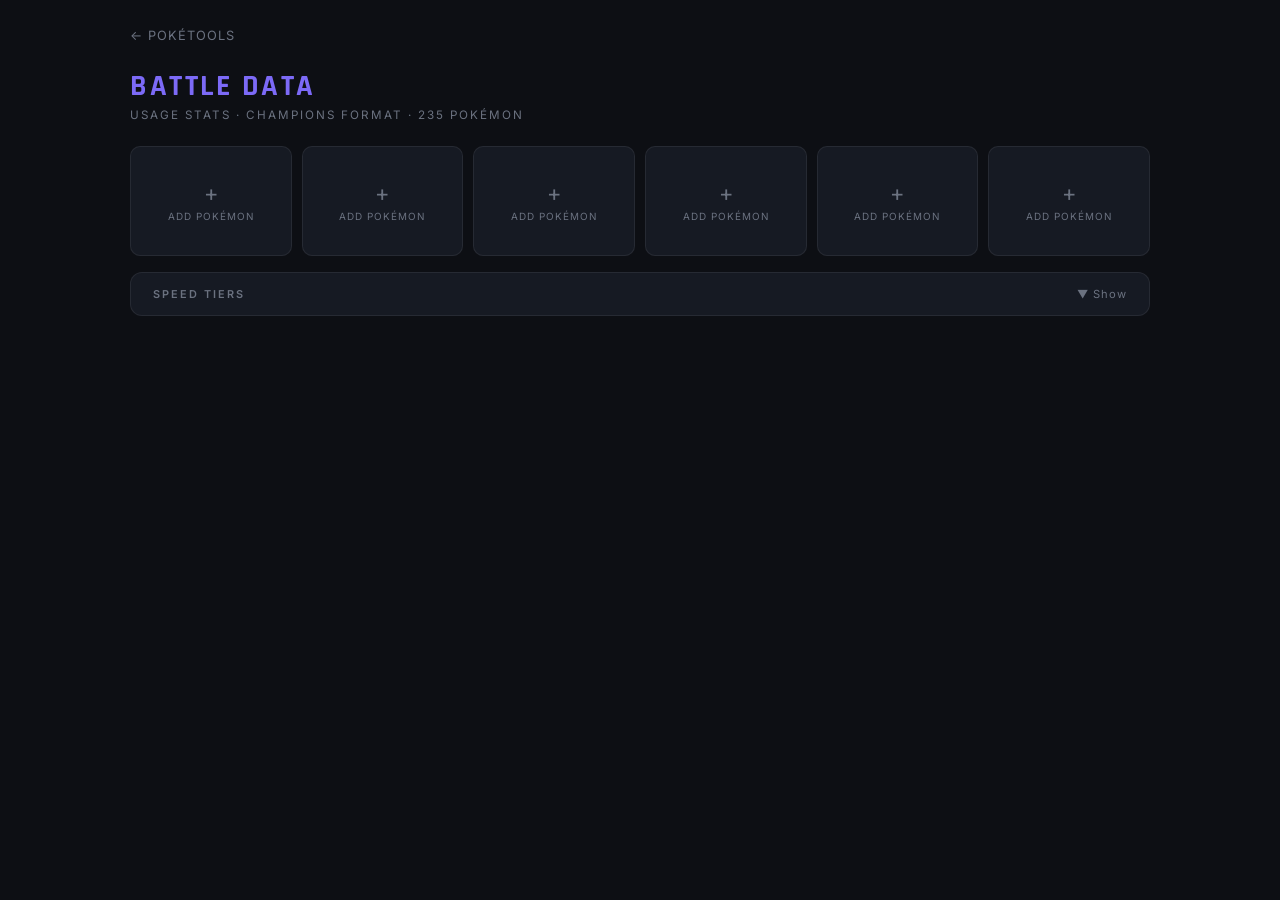
<file: pokemon/website/battle-data.html>
<!DOCTYPE html>
<html lang="en">
<head>
<meta charset="UTF-8">
<meta name="viewport" content="width=device-width, initial-scale=1.0">
<title>Battle Data — PokéTools</title>
<link href="https://fonts.googleapis.com/css2?family=Rajdhani:wght@500;600;700&family=Inter:wght@400;500&display=swap" rel="stylesheet">
<style>
*, *::before, *::after { box-sizing: border-box; margin: 0; padding: 0; }
:root {
  --bg: #0d0f14;
  --surface: #161a23;
  --surface2: #1c2130;
  --border: rgba(255,255,255,0.07);
  --text: #e8eaf0;
  --muted: #6b7280;
  --accent: #7c6af7;
  --accent-dim: rgba(124,106,247,0.13);
}
body {
  background: var(--bg);
  color: var(--text);
  font-family: 'Inter', sans-serif;
  min-height: 100vh;
  padding: 28px 20px 64px;
  max-width: 1060px;
  margin: 0 auto;
}

.nav { display: flex; align-items: center; gap: 12px; margin-bottom: 24px; }
.back { color: var(--muted); text-decoration: none; font-size: 0.8rem; letter-spacing: 1px; text-transform: uppercase; transition: color 0.15s; }
.back:hover { color: var(--accent); }
.page-title { font-family: 'Rajdhani', sans-serif; font-size: 1.9rem; font-weight: 700; letter-spacing: 2.5px; color: var(--accent); }
.page-sub { color: var(--muted); font-size: 0.73rem; letter-spacing: 2px; text-transform: uppercase; margin-top: 2px; margin-bottom: 24px; }

/* ── TEAM ROW ── */
.team-row {
  display: grid;
  grid-template-columns: repeat(6, 1fr);
  gap: 10px;
  margin-bottom: 12px;
}
.slot {
  background: var(--surface);
  border: 1px solid var(--border);
  border-radius: 10px;
  cursor: pointer;
  transition: border-color 0.15s, box-shadow 0.15s;
  display: flex;
  flex-direction: column;
  align-items: center;
  justify-content: center;
  padding: 10px 6px 8px;
  min-height: 110px;
  position: relative;
  user-select: none;
}
.slot:hover { border-color: rgba(124,106,247,0.5); }
.slot.pinned { border-color: var(--accent); box-shadow: 0 0 0 2px var(--accent-dim); }
.slot-plus { font-size: 1.4rem; color: var(--muted); line-height: 1; }
.slot-plus-label { font-size: 0.62rem; letter-spacing: 1px; text-transform: uppercase; color: var(--muted); margin-top: 5px; }
.slot-sprite { width: 72px; height: 72px; image-rendering: pixelated; }
.slot-name { font-family: 'Rajdhani', sans-serif; font-size: 0.82rem; font-weight: 600; letter-spacing: 0.4px; margin-top: 4px; text-align: center; }
.slot-x {
  position: absolute; top: 4px; right: 6px;
  color: var(--muted); font-size: 0.9rem; line-height: 1;
  opacity: 0; transition: opacity 0.12s, color 0.12s; z-index: 1;
}
.slot:hover .slot-x { opacity: 1; }
.slot-x:hover { color: #f87171; }

/* ── EXPORT ── */
.export-row { display: flex; align-items: center; gap: 10px; margin-bottom: 12px; }
.export-btn {
  background: var(--accent-dim); border: 1px solid rgba(124,106,247,0.4);
  color: var(--accent); border-radius: 6px; padding: 7px 14px; font-size: 0.75rem;
  font-weight: 600; font-family: 'Inter', sans-serif; cursor: pointer;
  transition: background 0.12s;
}
.export-btn:hover { background: rgba(124,106,247,0.22); }
.export-copied { font-size: 0.72rem; color: #4ade80; }
.export-output {
  display: block; width: 100%; box-sizing: border-box; margin-bottom: 14px;
  background: var(--surface); border: 1px solid var(--border); border-radius: 10px;
  color: var(--text); font-family: 'Consolas', monospace; font-size: 0.78rem;
  padding: 12px 14px; min-height: 160px; resize: vertical;
}

/* ── PICKER / SEARCH ── */
.picker { display: none; background: var(--surface); border: 1px solid var(--border); border-radius: 10px; padding: 14px 16px; margin-bottom: 14px; }
.picker.open { display: block; }
.picker-label { font-size: 0.7rem; letter-spacing: 1.5px; text-transform: uppercase; color: var(--muted); margin-bottom: 10px; }
.search-input {
  width: 100%; background: var(--surface2); border: 1px solid var(--border);
  border-radius: 7px; color: var(--text); font-family: 'Inter', sans-serif;
  font-size: 0.88rem; padding: 9px 12px; outline: none; transition: border-color 0.15s;
  margin-bottom: 8px;
}
.search-input:focus { border-color: var(--accent); }
.search-input::placeholder { color: var(--muted); }
.search-results { display: flex; flex-direction: column; gap: 3px; max-height: 320px; overflow-y: auto; }
.result-item {
  display: flex; align-items: center; gap: 10px;
  background: var(--surface2); border: 1px solid var(--border);
  border-radius: 7px; padding: 7px 10px; cursor: pointer;
  transition: border-color 0.12s, background 0.12s;
}
.result-item:hover { border-color: var(--accent); background: var(--accent-dim); }
.result-item img { width: 40px; height: 40px; image-rendering: pixelated; flex-shrink: 0; }
.result-name { font-family: 'Rajdhani', sans-serif; font-weight: 600; font-size: 0.9rem; letter-spacing: 0.3px; flex: 1; }
.result-rank { font-size: 0.68rem; color: var(--muted); letter-spacing: 0.5px; white-space: nowrap; }
.no-results { font-size: 0.78rem; color: var(--muted); padding: 10px 4px; }
.picker-cancel { display: inline-block; margin-top: 10px; font-size: 0.72rem; color: var(--muted); cursor: pointer; }
.picker-cancel:hover { color: var(--text); }

/* ── PANEL ── */
.panel { display: none; background: var(--surface); border: 1px solid var(--border); border-radius: 12px; padding: 22px; }
.panel.visible { display: block; }

.panel-head { display: flex; align-items: center; gap: 14px; margin-bottom: 20px; padding-bottom: 16px; border-bottom: 1px solid var(--border); }
.panel-sprite { width: 88px; height: 88px; image-rendering: pixelated; flex-shrink: 0; }
.panel-pname { font-family: 'Rajdhani', sans-serif; font-size: 1.9rem; font-weight: 700; letter-spacing: 1.5px; line-height: 1; }
.panel-rank {
  display: inline-block; margin-top: 6px;
  background: var(--accent-dim); color: var(--accent);
  border: 1px solid rgba(124,106,247,0.3); border-radius: 4px;
  padding: 2px 8px; font-size: 0.68rem; font-family: 'Rajdhani', sans-serif;
  font-weight: 600; letter-spacing: 1px; text-transform: uppercase;
}

.sections { display: grid; grid-template-columns: 1fr 1fr; gap: 20px; }
.full { grid-column: 1 / -1; }
.sec-title { font-size: 0.68rem; font-weight: 600; letter-spacing: 2px; text-transform: uppercase; color: var(--muted); margin-bottom: 8px; }

/* usage bars */
.bar-list { display: flex; flex-direction: column; gap: 6px; }
.bar-row { display: grid; grid-template-columns: 140px 1fr 42px; align-items: center; gap: 8px; }
.bar-label { font-size: 0.77rem; white-space: nowrap; overflow: hidden; text-overflow: ellipsis; }
.nature-sub { display: block; font-size: 0.58rem; color: var(--muted); margin-top: 1px; letter-spacing: 0.3px; }
.bar-row.nat { align-items: flex-start; padding-top: 1px; cursor: pointer; border-radius: 5px; transition: background 0.12s; }
.bar-row.nat:hover { background: rgba(255,255,255,0.03); }
.bar-row.nat.active .bar-label { color: #fb923c; }
.bar-row.nat.active .bar-fill { background: #fb923c; }
.bar-track { height: 3px; background: rgba(255,255,255,0.06); border-radius: 2px; overflow: hidden; }
.bar-row.nat .bar-track { margin-top: 6px; }
.bar-fill { height: 100%; background: var(--accent); border-radius: 2px; }
.bar-pct { font-size: 0.68rem; color: var(--muted); text-align: right; }
.bar-row.nat .bar-pct { margin-top: 5px; }

/* abilities column + stat box */
.abilities-col { display: flex; flex-direction: column; gap: 14px; }
.stat-box { background: var(--surface2); border: 1px solid var(--border); border-radius: 8px; padding: 10px 14px; }
.stat-box-head { display: flex; justify-content: space-between; align-items: baseline; margin-bottom: 5px; }
.stat-build-name { font-family: 'Rajdhani', sans-serif; font-size: 0.9rem; font-weight: 700; letter-spacing: 0.5px; color: var(--text); }
.stat-build-pct { font-size: 0.72rem; color: var(--accent); font-weight: 600; margin-left: 6px; }
.stat-state { font-size: 0.6rem; color: var(--muted); margin-bottom: 6px; }
.stat-nav { display: flex; align-items: center; gap: 6px; }
.stat-nav-btn {
  background: var(--surface); border: 1px solid var(--border); color: var(--muted);
  border-radius: 5px; width: 20px; height: 20px; line-height: 1; cursor: pointer;
  font-size: 0.75rem; display: flex; align-items: center; justify-content: center;
  transition: all 0.12s;
}
.stat-nav-btn:hover { border-color: var(--accent); color: var(--accent); }
.stat-page-dots { font-size: 0.6rem; color: var(--muted); min-width: 26px; text-align: center; }
.stat-track { height: 2px; background: rgba(255,255,255,0.06); border-radius: 2px; margin-bottom: 9px; }
.stat-fill { height: 100%; background: var(--accent); border-radius: 2px; opacity: 0.6; }
.stat-spread { display: flex; gap: 10px; flex-wrap: wrap; }
.stat-sval { font-size: 0.67rem; font-weight: 600; }
.stat-actual { display: flex; gap: 10px; flex-wrap: wrap; margin-top: 6px; padding-top: 6px; border-top: 1px solid rgba(255,255,255,0.05); }
.stat-aval { font-size: 0.67rem; font-weight: 400; opacity: 0.85; }
.stat-aval b { font-weight: 700; }
.stat-delta { font-size: 0.62rem; font-weight: 700; margin-left: 2px; }
.stat-delta.up { color: #4ade80; }
.stat-delta.down { color: #f87171; }
.stat-mega-toggle { margin-top: 9px; padding-top: 9px; border-top: 1px solid rgba(255,255,255,0.05); }
.stat-mega-toggle .mega-btn { margin-top: 0; }

/* teammates */
.mate-grid { display: grid; grid-template-columns: repeat(5, 1fr); gap: 8px; }
.mate-card {
  display: flex; flex-direction: column; align-items: center;
  background: var(--surface2); border: 1px solid var(--border);
  border-radius: 8px; padding: 8px 4px 6px; position: relative;
  transition: border-color 0.12s;
}
.mate-card.clickable { cursor: pointer; }
.mate-card.clickable:hover { border-color: var(--accent); }
.mate-card.in-team { border-color: rgba(124,106,247,0.4); background: var(--accent-dim); }
.mate-rank { position: absolute; top: 4px; left: 6px; font-size: 0.56rem; color: var(--muted); font-weight: 700; }
.mate-card img { width: 50px; height: 50px; image-rendering: pixelated; }
.mate-name { font-family: 'Rajdhani', sans-serif; font-weight: 600; font-size: 0.68rem; margin-top: 3px; text-align: center; letter-spacing: 0.2px; }
.mate-hint { font-size: 0.56rem; color: var(--accent); margin-top: 1px; }

/* ── SPEED TIERS ── */
.speed-section { margin-top: 16px; background: var(--surface); border: 1px solid var(--border); border-radius: 12px; overflow: hidden; }
.speed-header {
  display: flex; justify-content: space-between; align-items: center;
  padding: 14px 22px; cursor: pointer; user-select: none;
  transition: background 0.15s;
}
.speed-header:hover { background: rgba(255,255,255,0.02); }
.speed-toggle-btn { font-size: 0.7rem; color: var(--muted); letter-spacing: 1px; }

.speed-body { padding: 4px 22px 22px; max-height: 520px; overflow-y: auto; }

.tier-row { display: flex; align-items: flex-start; gap: 14px; padding: 5px 0; }
.tier-spe {
  font-family: 'Rajdhani', sans-serif; font-size: 1.05rem; font-weight: 700;
  color: var(--accent); width: 40px; flex-shrink: 0; padding-top: 2px;
  text-align: right;
}
.tier-chips { display: flex; flex-direction: column; gap: 2px; }

.speed-chip {
  display: inline-flex; align-items: center; gap: 5px;
  background: var(--surface2); border: 1px solid var(--border);
  border-radius: 5px; padding: 3px 9px;
  font-size: 0.75rem; white-space: nowrap; transition: border-color 0.12s;
}
.speed-chip.chip-team { border-color: var(--accent); background: var(--accent-dim); color: var(--accent); font-weight: 600; }
.scarf-tag {
  font-size: 0.52rem; font-weight: 700; letter-spacing: 0.5px;
  background: #fb923c; color: #0d0f14; border-radius: 3px; padding: 1px 4px;
}

.tier-gap { display: flex; align-items: center; gap: 8px; padding: 2px 0; color: var(--muted); font-size: 0.6rem; letter-spacing: 1px; }
.tier-gap::before, .tier-gap::after { content: ''; flex: 1; border-top: 1px solid var(--border); }
.tier-gap.tight { color: #fb923c; }
.tier-gap.tight::before, .tier-gap.tight::after { border-color: rgba(251,146,60,0.25); border-style: dashed; }
.tier-row.scarf-row .tier-spe { color: #fb923c; }
.speed-chip.chip-scarf { border-color: rgba(251,146,60,0.4); background: rgba(251,146,60,0.08); }
.speed-chip.chip-manual { border-color: rgba(74,222,128,0.5); background: rgba(74,222,128,0.07); color: #4ade80; font-weight: 600; }
.speed-meta { display: flex; align-items: center; gap: 8px; flex-wrap: wrap; margin-top: 3px; }
.speed-range { font-size: 0.66rem; color: var(--text); font-weight: 500; }
.speed-note { font-size: 0.6rem; color: var(--muted); }
.tier-row.manual-row .tier-spe { color: #4ade80; }

/* ── MANUAL SPEED INPUT ── */
.manual-section { padding-bottom: 14px; margin-bottom: 6px; border-bottom: 1px solid var(--border); }
.manual-section .sec-title { margin-bottom: 8px; }
.manual-chips { display: flex; gap: 5px; flex-wrap: wrap; margin-bottom: 8px; }
.manual-chip {
  display: inline-flex; align-items: center; gap: 6px;
  background: var(--surface2); border: 1px solid rgba(74,222,128,0.3);
  border-radius: 5px; padding: 3px 9px; font-size: 0.74rem; color: #4ade80;
}
.manual-chip-x { color: var(--muted); cursor: pointer; font-size: 0.9rem; line-height: 1; }
.manual-chip-x:hover { color: #f87171; }
.manual-form { display: flex; gap: 6px; }
.manual-input {
  background: var(--surface2); border: 1px solid var(--border); border-radius: 6px;
  color: var(--text); font-family: 'Inter', sans-serif; font-size: 0.8rem;
  padding: 6px 9px; outline: none; transition: border-color 0.15s;
}
.manual-input:focus { border-color: #4ade80; }
.manual-input::placeholder { color: var(--muted); }
.manual-add-btn {
  background: rgba(74,222,128,0.08); border: 1px solid rgba(74,222,128,0.3);
  color: #4ade80; border-radius: 6px; padding: 6px 12px; font-size: 0.75rem;
  font-weight: 600; font-family: 'Inter', sans-serif; cursor: pointer;
  transition: background 0.12s; white-space: nowrap;
}
.manual-add-btn:hover { background: rgba(74,222,128,0.15); }
.manual-dropdown { margin-top: 4px; background: var(--surface); border: 1px solid var(--border); border-radius: 6px; overflow: hidden; }
.manual-drop-item { padding: 6px 10px; font-size: 0.8rem; color: var(--text); cursor: pointer; border-bottom: 1px solid var(--border); transition: background 0.1s; }
.manual-drop-item:last-child { border-bottom: none; }
.manual-drop-item:hover { background: var(--accent-dim); color: var(--accent); }

/* ── MEGA EVOLUTION ── */
.mega-btn {
  margin-top: 5px; background: transparent;
  border: 1px solid rgba(251,146,60,0.5); color: #fb923c;
  border-radius: 4px; padding: 2px 7px;
  font-size: 0.52rem; letter-spacing: 0.8px; font-weight: 700;
  text-transform: uppercase; cursor: pointer;
  font-family: 'Inter', sans-serif; transition: background 0.12s;
}
.mega-btn:hover { background: rgba(251,146,60,0.15); }
.mega-btn.is-mega { background: rgba(251,146,60,0.18); border-color: #fb923c; color: #fff; }
.mega-ability { font-size: 0.68rem; color: #fb923c; margin-top: 5px; font-weight: 500; }
.tt-ability { cursor: help; border-bottom: 1px dotted #fb923c; }
.mega-types { display: flex; gap: 4px; margin-top: 5px; }
.type-pip {
  font-size: 0.56rem; font-weight: 700; letter-spacing: 0.8px;
  text-transform: uppercase; padding: 2px 7px; border-radius: 3px;
  opacity: 0.9;
}

/* info tooltips */
#tt {
  position: fixed; z-index: 9999; pointer-events: none; display: none;
  background: var(--surface); border: 1px solid rgba(255,255,255,0.12);
  border-radius: 8px; padding: 10px 14px;
  width: max-content; max-width: 280px;
  box-shadow: 0 10px 28px rgba(0,0,0,0.6); font-family: 'Inter', sans-serif;
}
.tt-head { display: flex; align-items: center; gap: 6px; flex-wrap: wrap; margin-bottom: 5px; }
.tt-name { font-family: 'Rajdhani', sans-serif; font-size: 0.9rem; font-weight: 700; letter-spacing: 0.5px; color: var(--text); }
.tt-cat { font-size: 0.52rem; font-weight: 700; letter-spacing: 0.8px; padding: 2px 7px; border-radius: 3px; color: #111; text-transform: uppercase; flex-shrink: 0; white-space: nowrap; }
.tt-meta { font-size: 0.65rem; color: var(--muted); margin-bottom: 5px; }
.tt-desc { font-size: 0.72rem; color: var(--text); line-height: 1.5; opacity: 0.82; }
.tt-flags { display: flex; gap: 4px; flex-wrap: wrap; margin-top: 6px; }
.tt-flag { font-size: 0.52rem; font-weight: 700; letter-spacing: 0.6px; text-transform: uppercase; padding: 2px 6px; border-radius: 3px; border: 1px solid; }
.bar-row[data-tt] { cursor: help; }
</style>
</head>
<body>

<div class="nav">
  <a class="back" href="index.html">← PokéTools</a>
</div>
<div class="page-title">BATTLE DATA</div>
<div class="page-sub">Usage Stats · Champions Format · 235 Pokémon</div>

<div class="team-row" id="team-row"></div>
<div class="export-row" id="export-row" style="display:none">
  <button class="export-btn" id="export-btn">Export Team (Showdown)</button>
  <span class="export-copied" id="export-copied" style="display:none">Copied!</span>
</div>
<textarea class="export-output" id="export-output" style="display:none" readonly spellcheck="false"></textarea>
<div class="picker" id="picker"></div>
<div class="panel" id="panel"></div>

<div class="speed-section" id="speed-section" style="display:none">
  <div class="speed-header" id="speed-header">
    <div class="sec-title" style="margin:0">Speed Tiers</div>
    <span class="speed-toggle-btn" id="speed-toggle-btn">▼ Show</span>
  </div>
  <div class="speed-body" id="speed-body" style="display:none">
    <div id="speed-manual"></div>
    <div id="speed-tiers"></div>
  </div>
</div>

<script>
const STAT_COLORS = { hp:'#f87171', atk:'#fb923c', def:'#facc15', spa:'#60a5fa', spd:'#4ade80', spe:'#f472b6' };
const STAT_LABELS = { hp:'HP', atk:'Atk', def:'Def', spa:'SpA', spd:'SpD', spe:'Spe' };
const NATURE_STAT_KEY = { 'Attack':'atk', 'Defense':'def', 'Sp. Atk':'spa', 'Sp. Def':'spd', 'Speed':'spe' };

// Source data leaves a handful of rows with a blank percentage (scrape gaps,
// not zeros) — show them as "—" instead of the raw null.
function pctLabel(v) {
  return v == null ? '—' : `${v}%`;
}
const TYPE_COLORS = {
  normal:'#9099a1', fire:'#ff7c24', water:'#4d90d5', electric:'#f5c945',
  grass:'#5fbc51', ice:'#73cec0', fighting:'#ce3f6a', poison:'#ab6ac8',
  ground:'#d97845', flying:'#8fa8dd', psychic:'#f97176', bug:'#90c12c',
  rock:'#c7b78b', ghost:'#5269ac', dragon:'#0b6dc3', dark:'#5a5465',
  steel:'#5a8ea1', fairy:'#ef70ef'
};

let DB = {};    // { "Garchomp": { name, types, doubles, ... } }
let ALL = [];   // names sorted by usage_rank

let team = Array(6).fill(null);
let pinnedIdx = null;
let pickerIdx = null;
let hoverPanel = null;
const megaState = {}; // { slotIdx: megaFormIdx } — undefined = base form
const panelBuildIdx = {}; // { name: idx } — which build page the stat box shows
const panelNature = {};   // { name: natureName|null } — nature previewed in the stat box
const aegislashBlade = {}; // { slotIdx: true } — Blade Forme stat preview only, never exported

// ── TOOLTIP SYSTEM ────────────────────────────────────────────────────────────
let MOVES_DATA = {};
function moveSlug(name) { return name.toLowerCase().replace(/\s+/g, '-').replace(/[^a-z0-9-]/g, ''); }
const ttCache = {};
let ttTimer = null;
let ttCurrentRow = null;

// PS target names (moves_data.json) + PokeAPI names (ability/item fallback)
const TT_TARGET = {
  normal:            'Single target',
  allAdjacentFoes:   'Both foes (spread)',
  allAdjacent:       'All adjacent',
  self:              'Self',
  adjacentAlly:      'Adjacent ally',
  adjacentFoe:       'Adjacent foe',
  any:               'Any',
  randomNormal:      'Random foe',
  foeSide:           "Foe's side",
  allySide:          "User's side",
  allyTeam:          "User's team",
  scripted:          'Specific',
  'selected-pokemon':  'Single target',
  'all-opponents':     'Both foes (spread)',
  'user':              'Self',
  'users-field':       "User's side",
  'opponents-field':   "Foe's side",
  'random-opponent':   'Random foe',
};

function ttEl() {
  let el = document.getElementById('tt');
  if (!el) { el = document.createElement('div'); el.id = 'tt'; document.body.appendChild(el); }
  return el;
}

function hideTooltip() {
  clearTimeout(ttTimer);
  ttCurrentRow = null;
  const el = document.getElementById('tt');
  if (el) el.style.display = 'none';
}

function positionTooltip(anchor) {
  const el = ttEl();
  // Reset to origin before measuring so viewport clamping doesn't corrupt dimensions
  el.style.top  = '0';
  el.style.left = '0';
  el.style.display = 'block';
  const tw  = el.offsetWidth;
  const th  = el.offsetHeight;
  const r   = anchor.getBoundingClientRect();
  const vw  = window.innerWidth;
  const vh  = window.innerHeight;
  const PAD = 8;

  let top = r.top - th - PAD;
  if (top < PAD) top = r.bottom + PAD;       // flip below if not enough space above
  if (top + th > vh - PAD) top = vh - th - PAD; // clamp bottom
  if (top < PAD) top = PAD;                   // clamp top

  let left = r.left;
  if (left + tw > vw - PAD) left = vw - tw - PAD;
  if (left < PAD) left = PAD;

  el.style.top  = top  + 'px';
  el.style.left = left + 'px';
}

const TT_FLAG_STYLE = {
  contact: { label: 'Contact', color: '#9ca3af' },
  bullet:  { label: 'Bullet',  color: '#cbd5e1' },
  sound:   { label: 'Sound',   color: '#67e8f9' },
  punch:   { label: 'Punch',   color: '#fb923c' },
  slicing: { label: 'Slicing', color: '#4ade80' },
  dance:   { label: 'Dance',   color: '#c084fc' },
  powder:  { label: 'Powder',  color: '#fde68a' },
};

function flagChipsHtml(flags) {
  return (flags || []).map(f => {
    const s = TT_FLAG_STYLE[f];
    return s ? `<span class="tt-flag" style="color:${s.color};border-color:${s.color}40">${s.label}</span>` : '';
  }).join('');
}

function ttMoveHtmlLocal(d) {
  const cat      = (d.category || 'Status').toLowerCase();
  const catColor = { physical: '#fb923c', special: '#60a5fa', status: '#9099a1' }[cat] || '#9099a1';
  const typeColor = TYPE_COLORS[(d.type || '').toLowerCase()] || '#888';

  const headBadges = [
    `<span class="tt-cat" style="background:${catColor}">${cat}</span>`,
    d.type ? `<span class="tt-cat" style="background:${typeColor};color:#fff">${d.type}</span>` : '',
  ];
  if (d.priority) {
    const sign = d.priority > 0 ? '+' : '';
    headBadges.push(`<span class="tt-cat" style="background:#f59e0b;color:#000">${sign}${d.priority} priority</span>`);
  }

  const meta = [];
  if (d.power)    meta.push(`Power ${d.power}`);
  if (d.accuracy) meta.push(`Acc ${d.accuracy}%`);
  const tgt = TT_TARGET[d.target];
  if (tgt) meta.push(tgt);
  if (d.multihit) meta.push(`Hits ${d.multihit}x`);

  const chips = flagChipsHtml(d.flags);
  return `<div class="tt-head">
    <span class="tt-name">${d.name}</span>
    ${headBadges.filter(Boolean).join('')}
  </div>
  ${meta.length  ? `<div class="tt-meta">${meta.join(' · ')}</div>` : ''}
  ${d.desc       ? `<div class="tt-desc">${d.desc}</div>` : ''}
  ${chips        ? `<div class="tt-flags">${chips}</div>` : ''}`;
}

function ttSimpleHtml(d) {
  const desc = (d.effect_entries || []).find(e => e.language.name === 'en')?.short_effect || 'No description available.';
  return `<div class="tt-head"><span class="tt-name">${d.name.replace(/-/g, ' ')}</span></div>
  <div class="tt-desc">${desc}</div>`;
}

async function fetchTT(type, name) {
  const apiSlug = name.toLowerCase().replace(/\s+/g, '-').replace(/[^a-z0-9-]/g, '');
  const key = `${type}/${apiSlug}`;
  if (key in ttCache) return ttCache[key];
  ttCache[key] = null;
  try {
    const r = await fetch(`https://pokeapi.co/api/v2/${type}/${apiSlug}/`);
    if (r.ok) ttCache[key] = await r.json();
  } catch {}
  return ttCache[key];
}

function attachTooltips(container) {
  container.querySelectorAll('[data-tt]').forEach(row => {
    row.addEventListener('mouseenter', () => {
      const [type, name] = row.dataset.tt.split('|');
      ttCurrentRow = row;

      if (type === 'move') {
        const slug = moveSlug(name);
        const local = MOVES_DATA[slug];
        if (local) {
          ttTimer = setTimeout(async () => {
            if (ttCurrentRow !== row) return;
            const el = ttEl();
            el.innerHTML = ttMoveHtmlLocal(local);
            positionTooltip(row);
            const data = await fetchTT('move', name);
            if (ttCurrentRow !== row) return;
            const entry = (data?.effect_entries || []).find(e => e.language.name === 'en');
            if (entry) {
              let desc = entry.short_effect;
              if (data.effect_chance) desc = desc.replace('a chance', `a ${data.effect_chance}% chance`);
              el.innerHTML = ttMoveHtmlLocal({ ...local, desc });
              positionTooltip(row);
            }
          }, 150);
          return;
        }
      }

      // Ability / item — PokeAPI async path
      ttTimer = setTimeout(async () => {
        const el = ttEl();
        el.innerHTML = '<div class="tt-desc" style="opacity:.35">Loading…</div>';
        positionTooltip(row);
        const data = await fetchTT(type, name);
        if (ttCurrentRow !== row) return;
        if (!data) { hideTooltip(); return; }
        el.innerHTML = ttSimpleHtml(data);
        positionTooltip(row);
      }, 250);
    });
    row.addEventListener('mouseleave', hideTooltip);
  });
}

function slug(name) {
  let s = name;
  // Regional/special forms: prefix → suffix (must run before form stripping)
  s = s.replace(/^Alolan (.+)$/, '$1-Alola');
  s = s.replace(/^Hisuian (.+)$/, '$1-Hisui');
  s = s.replace(/^Galarian (.+)$/, '$1-Galar');
  s = s.replace(/^Paldean (.+)$/, '$1-Paldea');
  s = s.replace(/^Eternal Flower (.+)$/, '$1-Eternal');
  // Indeedee's gender is a real forme with its own sprite (unlike the
  // cosmetic Male/Female stripped below) — convert before that strip runs.
  s = s.replace(/^Indeedee Female$/, 'Indeedee-F');
  // Strip all form qualifiers — use base sprite rather than break
  s = s.replace(/ (Male|Female)$/, '');
  s = s.replace(/ \w+ Forme?$/, '');   // "Shield Form", "Attack Forme", etc.
  s = s.replace(/ Forme?$/, '');        // bare "Form" / "Forme"
  return s.toLowerCase().replace(/\s+/g, '-').replace(/[^a-z0-9-]/g, '');
}
function spriteUrl(name) {
  return `https://play.pokemonshowdown.com/sprites/gen5/${slug(name)}.png`;
}

function classifyBuild(ev) {
  const isFast = ev.spe >= 24;
  const isPhys = ev.atk >= 16 && ev.spa < 16;
  const isSpec = ev.spa >= 16 && ev.atk < 16;
  const isMix  = ev.atk >= 16 && ev.spa >= 16;
  const isBulk = ev.hp >= 16 || ev.def >= 20 || ev.spd >= 20;
  if (isFast && isPhys)         return 'Fast Physical';
  if (isFast && isSpec)         return 'Fast Special';
  if (isFast && isMix)          return 'Fast Mixed';
  if (isFast && isBulk)         return 'Fast Bulky';
  if (isFast)                   return 'Utility';
  if (isPhys && isBulk)         return 'Bulky Physical';
  if (isSpec && isBulk)         return 'Bulky Special';
  if (isMix  && isBulk)         return 'Bulky Mixed';
  if (isPhys)                   return 'Physical';
  if (isSpec)                   return 'Special';
  if (isBulk)                   return 'Bulky';
  return 'Utility';
}

// ── MEGA HELPERS ─────────────────────────────────────────────────────────────

function getMegaForms(name) {
  return (DB[name]?.forms || []).filter(f => f.kind.toLowerCase().includes('mega'));
}

function getActiveMegaForm(name, slotIdx) {
  const megas = getMegaForms(name);
  const idx = megaState[slotIdx];
  return (idx !== undefined && megas[idx]) ? megas[idx] : null;
}

function setMegaForm(slotIdx, idx) {
  if (idx === undefined || idx === null) delete megaState[slotIdx];
  else megaState[slotIdx] = idx;
}

function cycleMega(slotIdx) {
  const name = team[slotIdx];
  if (!name) return;
  const megas = getMegaForms(name);
  if (!megas.length) return;
  const cur = megaState[slotIdx];
  if (cur === undefined) megaState[slotIdx] = 0;
  else if (cur < megas.length - 1) megaState[slotIdx] = cur + 1;
  else delete megaState[slotIdx];
  render();
}

function megaSlug(formName) {
  // "Mega Charizard X" → "charizard-mega-x", "Mega Garchomp" → "garchomp-mega"
  const m = formName.match(/^Mega (.+?)( [XY])?$/i);
  if (!m) return slug(formName);
  const base = m[1].toLowerCase().replace(/\s+/g, '-').replace(/[^a-z0-9-]/g, '');
  const suffix = m[2] ? '-' + m[2].trim().toLowerCase() : '';
  return `${base}-mega${suffix}`;
}

function megaSpriteUrl(formName) {
  return `https://play.pokemonshowdown.com/sprites/gen6/${megaSlug(formName)}.png`;
}

function typePips(types) {
  return (types || []).map(t => {
    const c = TYPE_COLORS[t.toLowerCase()] || '#888';
    return `<span class="type-pip" style="background:${c}">${t}</span>`;
  }).join('');
}

// ── RENDER ───────────────────────────────────────────────────────────────────

function render() {
  renderTeam();
  renderPicker();
  syncPanel();
  renderSpeedTiers();
  renderExportButton();
}

// ── SHOWDOWN EXPORT ──────────────────────────────────────────────────────────
// Target calculator has a Champions mode using the same 0-32-per-stat SP
// scale as the game, so SP values are passed through as-is (no EV conversion).
function buildEvLine(spread) {
  const order = [['hp', 'HP'], ['atk', 'Atk'], ['def', 'Def'], ['spa', 'SpA'], ['spd', 'SpD'], ['spe', 'Spe']];
  const parts = order.filter(([k]) => spread[k] > 0).map(([k, label]) => `${spread[k]} ${label}`);
  return parts.length ? `EVs: ${parts.join(' / ')}` : null;
}

// Mega usage stats aren't tracked separately from the base species, so
// items/abilities need to be reconstructed from the active mega form rather
// than read off the base Pokemon's doubles data.
function megaShowdownName(baseName, activeMega) {
  const letter = activeMega.kind.split(' ')[1]; // "Mega X" -> "X", "Mega" -> undefined
  return letter ? `${baseName}-Mega-${letter}` : `${baseName}-Mega`;
}

function megaStoneItem(items, activeMega) {
  const stoneEntry = (items || []).find(it => /ite( [XY])?$/i.test(it.name));
  if (!stoneEntry) return null;
  const letter = activeMega.kind.split(' ')[1];
  return (letter && !stoneEntry.name.endsWith(letter)) ? `${stoneEntry.name} ${letter}` : stoneEntry.name;
}

// A few DB keys carry a form suffix that needs translating to valid Showdown
// syntax. Aegislash always starts Shield Forme and Basculegion's gender is
// cosmetic (nobody runs Female) — both collapse to the plain species name.
// Indeedee's gender is a real forme with its own ability/moveset (Female runs
// Psychic Surge/Own Tempo as a Follow Me redirector, Male runs the Choice
// Scarf attacker) — it needs the "-F" suffix, not collapsing away.
function baseDisplayName(name) {
  return name
    .replace(/^Aegislash Shield Forme$/, 'Aegislash')
    .replace(/^Basculegion (Male|Female)$/, 'Basculegion')
    .replace(/^Indeedee Female$/, 'Indeedee-F');
}

function buildShowdownSet(name, slotIdx) {
  const p = DB[name];
  if (!p) return null;
  const activeMega = getActiveMegaForm(name, slotIdx);
  const isEternalFlower = name.startsWith('Eternal Flower');

  // Floette's homebrew Mega isn't a real Showdown species — it exports as
  // "Floette-Mega" with a hand-picked doubles set, not the ranked default.
  if (isEternalFlower && activeMega) {
    return [
      'Floette-Mega @ Floettite',
      'Ability: Flower Veil',
      'Level: 50',
      'EVs: 2 HP / 32 SpA / 32 Spe',
      'Timid Nature',
      '- Moonblast',
      '- Dazzling Gleam',
      '- Light of Ruin',
      '- Protect',
    ].join('\n');
  }

  const d = p.doubles || {};
  // The export always calls it "Floette-Mega", even outside the toggled state above.
  const species = isEternalFlower
    ? 'Floette-Mega'
    : baseDisplayName(activeMega ? megaShowdownName(name, activeMega) : name);
  const item    = activeMega ? megaStoneItem(d.held_items, activeMega) : d.held_items?.[0]?.name;
  const ability = activeMega ? activeMega.abilities?.[0] : d.abilities?.[0]?.name;
  const nature  = d.natures?.[0]?.name;
  const spread  = d.ev_spreads?.[0];
  const moves   = (d.moves || [])
    .filter(m => MOVES_DATA[moveSlug(m.name)]?.category !== 'Status')
    .slice(0, 4)
    .map(m => m.name);

  const lines = [item ? `${species} @ ${item}` : species];
  if (ability) lines.push(`Ability: ${ability}`);
  lines.push('Level: 50');
  const evLine = spread ? buildEvLine(spread) : null;
  if (evLine) lines.push(evLine);
  if (nature) lines.push(`${nature} Nature`);
  moves.forEach(m => lines.push(`- ${m}`));
  return lines.join('\n');
}

function buildShowdownExport() {
  return team
    .map((name, i) => name ? buildShowdownSet(name, i) : null)
    .filter(Boolean)
    .join('\n\n');
}

function renderExportButton() {
  const row = document.getElementById('export-row');
  const hasTeam = team.some(n => n !== null);
  row.style.display = hasTeam ? '' : 'none';
  if (!hasTeam) {
    document.getElementById('export-output').style.display = 'none';
    document.getElementById('export-output').value = '';
  }
}

document.getElementById('export-btn').addEventListener('click', () => {
  const text = buildShowdownExport();
  const output = document.getElementById('export-output');
  output.value = text;
  output.style.display = '';
  output.focus();
  output.select();

  const copiedEl = document.getElementById('export-copied');
  navigator.clipboard?.writeText(text).then(() => {
    copiedEl.style.display = '';
    setTimeout(() => { copiedEl.style.display = 'none'; }, 1500);
  }).catch(() => {});
});

function renderTeam() {
  const row = document.getElementById('team-row');
  row.innerHTML = '';
  team.forEach((name, i) => {
    const slot = document.createElement('div');
    slot.className = 'slot' + (pinnedIdx === i ? ' pinned' : '');
    if (name) {
      const megas = getMegaForms(name);
      const activeMega = getActiveMegaForm(name, i);
      const dispName  = activeMega ? activeMega.name : baseDisplayName(name);
      const activeSrc = activeMega ? megaSpriteUrl(activeMega.name) : spriteUrl(name);
      const fallSrc   = spriteUrl(name);
      let megaBtnHtml = '';
      if (megas.length) {
        const label = activeMega ? activeMega.kind : '⚡ Mega';
        megaBtnHtml = `<button class="mega-btn${activeMega ? ' is-mega' : ''}" data-slot="${i}">${label}</button>`;
      }
      slot.innerHTML = `
        <span class="slot-x" title="Remove">×</span>
        <img class="slot-sprite" src="${activeSrc}" alt="${dispName}"
             onerror="this.src='${fallSrc}';this.onerror=null;">
        <div class="slot-name">${dispName}</div>
        ${megaBtnHtml}
      `;
      const megaBtnEl = slot.querySelector('.mega-btn');
      if (megaBtnEl) megaBtnEl.addEventListener('click', e => { e.stopPropagation(); cycleMega(i); });
      slot.querySelector('.slot-x').addEventListener('click', e => {
        e.stopPropagation();
        team[i] = null;
        delete megaState[i];
        delete aegislashBlade[i];
        if (pinnedIdx === i) pinnedIdx = null;
        render();
      });
      slot.addEventListener('click', () => {
        pinnedIdx = pinnedIdx === i ? null : i;
        pickerIdx = null;
        hoverPanel = null;
        render();
      });
      slot.addEventListener('mouseenter', () => {
        if (pickerIdx !== null) return;
        hoverPanel = name;
        showPanel(name);
      });
      slot.addEventListener('mouseleave', () => {
        hoverPanel = null;
        syncPanel();
      });
    } else {
      slot.innerHTML = `<div class="slot-plus">+</div><div class="slot-plus-label">Add Pokémon</div>`;
      slot.addEventListener('click', () => {
        pickerIdx = i;
        pinnedIdx = null;
        hoverPanel = null;
        render();
      });
    }
    row.appendChild(slot);
  });
}

function renderPicker() {
  const picker = document.getElementById('picker');
  if (pickerIdx === null) { picker.className = 'picker'; picker.innerHTML = ''; return; }

  picker.className = 'picker open';
  picker.innerHTML = `
    <div class="picker-label">Add Pokémon to Slot ${pickerIdx + 1}</div>
    <input class="search-input" id="search-input" type="text" placeholder="Search Pokémon..." autocomplete="off" spellcheck="false">
    <div class="search-results" id="search-results"></div>
    <span class="picker-cancel">Cancel</span>
  `;

  const input = picker.querySelector('#search-input');
  const results = picker.querySelector('#search-results');

  function filter(q) {
    const available = ALL.filter(n => !team.includes(n));
    if (!q) return available.slice(0, 8);
    const lq = q.toLowerCase();
    const starts = available.filter(n => n.toLowerCase().startsWith(lq));
    const rest   = available.filter(n => !n.toLowerCase().startsWith(lq) && n.toLowerCase().includes(lq));
    return [...starts, ...rest].slice(0, 10);
  }

  function paintResults(names) {
    results.innerHTML = names.length
      ? names.map(n => {
          const rank = DB[n]?.doubles?.usage_rank;
          return `<div class="result-item" data-name="${n}">
            <img src="${spriteUrl(n)}" alt="${n}" onerror="this.style.opacity='0.2'">
            <span class="result-name">${n}</span>
            ${rank ? `<span class="result-rank">#${rank}</span>` : ''}
          </div>`;
        }).join('')
      : '<div class="no-results">No Pokémon found</div>';

    results.querySelectorAll('.result-item').forEach(el => {
      el.addEventListener('click', () => {
        team[pickerIdx] = el.dataset.name;
        pinnedIdx = pickerIdx;
        pickerIdx = null;
        render();
      });
    });
  }

  paintResults(filter(''));
  input.addEventListener('input', () => paintResults(filter(input.value.trim())));
  picker.querySelector('.picker-cancel').addEventListener('click', () => { pickerIdx = null; render(); });
  setTimeout(() => input.focus(), 0);
}

function syncPanel() {
  if (hoverPanel) { showPanel(hoverPanel); return; }
  if (pinnedIdx !== null && team[pinnedIdx]) { showPanel(team[pinnedIdx]); return; }
  document.getElementById('panel').classList.remove('visible');
}

// ── PANEL ────────────────────────────────────────────────────────────────────

function showPanel(name) {
  const entry = DB[name];
  if (!entry) return;
  const panel = document.getElementById('panel');
  const p = entry.doubles;

  // Mega context
  const slotIdx = team.indexOf(name);
  const megas    = getMegaForms(name);
  const activeMegaIdx = slotIdx !== -1 ? megaState[slotIdx] : undefined;
  const activeMega    = activeMegaIdx !== undefined ? megas[activeMegaIdx] : null;

  // Aegislash's Blade Forme is a stat-preview toggle only — the export always
  // just says "Aegislash", so this state never touches buildShowdownSet.
  const isAegislash = name === 'Aegislash Shield Forme';
  const bladeForm   = isAegislash ? entry.forms.find(f => f.kind === 'Blade Forme') : null;
  const bladeActive = isAegislash && slotIdx !== -1 && !!aegislashBlade[slotIdx];

  const dispName  = activeMega ? activeMega.name : baseDisplayName(name);
  const dispTypes = activeMega ? activeMega.types : (bladeActive ? bladeForm.types : entry.types);
  const activeSrc = activeMega ? megaSpriteUrl(activeMega.name)
    : bladeActive ? 'https://play.pokemonshowdown.com/sprites/gen5/aegislash-blade.png'
    : spriteUrl(name);
  const fallSrc   = spriteUrl(name);

  const typeHtml = dispTypes?.length
    ? `<div class="mega-types">${typePips(dispTypes)}</div>` : '';

  // Always-visible info row: what ability you get if you hold the mega stone,
  // independent of whether the mega toggle is currently active.
  function megaAbilityRows() {
    return megas.map(m => {
      const abilities = (m.abilities || []).map(a =>
        `<span class="tt-ability" data-tt="ability|${a}">${a}</span>`
      ).join(' / ');
      return `<div class="mega-ability">${m.kind}: ${abilities}</div>`;
    }).join('');
  }

  if (!p) {
    panel.className = 'panel visible';
    panel.innerHTML = `
      <div class="panel-head">
        <img class="panel-sprite" src="${activeSrc}" alt="${dispName}"
             onerror="this.src='${fallSrc}';this.onerror=null;">
        <div>
          <div class="panel-pname">${dispName.toUpperCase()}</div>
          ${typeHtml}${megaAbilityRows()}
          <div style="color:var(--muted);font-size:.8rem;margin-top:8px">No doubles data available for this Pokémon.</div>
        </div>
      </div>`;
    attachTooltips(panel);
    return;
  }

  function barRows(items, type) {
    return (items || []).map(it => {
      const pct = Math.min(it.percentage ?? 0, 100);
      const ttAttr = type ? ` data-tt="${type}|${it.name}"` : '';
      return `<div class="bar-row"${ttAttr}>
        <div class="bar-label">${it.name}</div>
        <div class="bar-track"><div class="bar-fill" style="width:${pct}%"></div></div>
        <div class="bar-pct">${pctLabel(it.percentage)}</div>
      </div>`;
    }).join('');
  }

  function natureRows() {
    return (p.natures || []).map(it => {
      const pct = Math.min(it.percentage ?? 0, 100);
      const sub = it.stat_up ? `↑${it.stat_up} / ↓${it.stat_down}` : '';
      const active = panelNature[name] === it.name ? ' active' : '';
      return `<div class="bar-row nat${active}" data-nature="${it.name}">
        <div class="bar-label">${it.name}<span class="nature-sub">${sub}</span></div>
        <div class="bar-track"><div class="bar-fill" style="width:${pct}%"></div></div>
        <div class="bar-pct">${pctLabel(it.percentage)}</div>
      </div>`;
    }).join('');
  }

  // Groups usage EV spreads into named builds (classifyBuild), then shows one
  // build at a time — paged with prev/next — with the previewed nature and
  // mega toggle applied live to the "actual" stat row.
  function statBoxHtml() {
    const spreads = p.ev_spreads || [];
    const groups = {};
    for (const sp of spreads) {
      const key = classifyBuild(sp);
      if (!groups[key]) groups[key] = { label: key, pct: 0, rep: sp };
      groups[key].pct += sp.percentage ?? 0;
      if ((sp.percentage ?? 0) > (groups[key].rep.percentage ?? 0)) groups[key].rep = sp;
    }
    const sorted = Object.values(groups).sort((a, b) => b.pct - a.pct).filter(g => g.pct >= 2);
    if (!sorted.length) return '';

    const rawIdx = panelBuildIdx[name] ?? 0;
    const idx = ((rawIdx % sorted.length) + sorted.length) % sorted.length;
    panelBuildIdx[name] = idx;
    const g = sorted[idx];
    const pct = Math.round(g.pct * 10) / 10;
    const topPct = sorted[0].pct || 1;

    const nature = (p.natures || []).find(n => n.name === panelNature[name]) || null;
    const upKey = nature ? NATURE_STAT_KEY[nature.stat_up] : null;
    const downKey = nature ? NATURE_STAT_KEY[nature.stat_down] : null;

    const statVals = ['hp','atk','def','spa','spd','spe'].map(s => {
      const v = g.rep[s] || 0;
      const opacity = v === 0 ? 0.18 : v >= 16 ? 1 : 0.5;
      return `<span class="stat-sval" style="color:${STAT_COLORS[s]};opacity:${opacity}">${STAT_LABELS[s]}:${v}</span>`;
    }).join('');

    const formBase = activeMega?.base_stats ?? (bladeActive ? bladeForm.base_stats : null) ?? entry.base_stats;
    const actualVals = ['hp','atk','def','spa','spd','spe'].map(s => {
      const base = (formBase?.[s] ?? 0) + (g.rep[s] || 0);
      let val = base, deltaHtml = '';
      if (s === upKey) {
        val = Math.round(base * 1.1);
        deltaHtml = `<span class="stat-delta up">+${val - base}</span>`;
      } else if (s === downKey) {
        val = Math.round(base * 0.9);
        deltaHtml = `<span class="stat-delta down">${val - base}</span>`;
      }
      return `<span class="stat-aval" style="color:${STAT_COLORS[s]}">${STAT_LABELS[s]}:<b>${val}</b>${deltaHtml}</span>`;
    }).join('');

    const canToggleMega = slotIdx !== -1 && megas.length > 0;
    const canToggleBlade = isAegislash && slotIdx !== -1;
    const formToggleHtml = canToggleMega
      ? `<div class="stat-mega-toggle"><button class="mega-btn${activeMega ? ' is-mega' : ''}" id="stat-mega-toggle">${activeMega ? activeMega.kind : '⚡ Mega'}</button></div>`
      : canToggleBlade
      ? `<div class="stat-mega-toggle"><button class="mega-btn${bladeActive ? ' is-mega' : ''}" id="stat-blade-toggle">${bladeActive ? 'Blade Forme' : 'Shield Forme'}</button></div>`
      : '';
    const stateLabel = [nature ? nature.name : 'Neutral', activeMega ? activeMega.name : (bladeActive ? 'Blade Forme' : null)]
      .filter(Boolean).join(' · ');

    return `<div class="stat-box">
      <div class="stat-box-head">
        <div>
          <span class="stat-build-name">${g.label}</span>
          <span class="stat-build-pct">${pct}%</span>
        </div>
        <div class="stat-nav">
          <button class="stat-nav-btn" id="stat-prev">‹</button>
          <span class="stat-page-dots">${idx + 1}/${sorted.length}</span>
          <button class="stat-nav-btn" id="stat-next">›</button>
        </div>
      </div>
      <div class="stat-state">${stateLabel}</div>
      <div class="stat-track"><div class="stat-fill" style="width:${Math.round((pct / topPct) * 100)}%"></div></div>
      <div class="stat-spread">${statVals}</div>
      <div class="stat-actual">${actualVals}</div>
      ${formToggleHtml}
    </div>`;
  }

  function mateCards() {
    return (p.teammates || []).map(t => {
      const inTeam = team.includes(t.name);
      const inDB = !!DB[t.name];
      const canAdd = inDB && !inTeam && team.includes(null);
      const cls = ['mate-card', inTeam ? 'in-team' : '', canAdd ? 'clickable' : ''].filter(Boolean).join(' ');
      const hint = canAdd
        ? '<div class="mate-hint">+ Add</div>'
        : inTeam ? '<div class="mate-hint" style="color:var(--muted)">In team</div>' : '';
      return `<div class="${cls}" data-name="${t.name}">
        <div class="mate-rank">#${t.rank}</div>
        <img src="${spriteUrl(t.name)}" alt="${t.name}" onerror="this.style.opacity='0.2'">
        <div class="mate-name">${t.name}</div>
        ${hint}
      </div>`;
    }).join('');
  }

  panel.className = 'panel visible';
  panel.innerHTML = `
    <div class="panel-head">
      <img class="panel-sprite" src="${activeSrc}" alt="${dispName}"
           onerror="this.src='${fallSrc}';this.onerror=null;">
      <div>
        <div class="panel-pname">${dispName.toUpperCase()}</div>
        <div class="panel-rank">Rank #${p.usage_rank ?? '—'} · Champions Format</div>
        ${typeHtml}
      </div>
    </div>
    <div class="sections">
      <div>
        <div class="sec-title">Moves</div>
        <div class="bar-list">${barRows(p.moves, 'move')}</div>
      </div>
      <div>
        <div class="sec-title">Items</div>
        <div class="bar-list">${barRows(p.held_items, 'item')}</div>
      </div>
      <div class="abilities-col">
        <div>
          <div class="sec-title">Abilities</div>
          <div class="bar-list">${barRows(p.abilities, 'ability')}</div>
          ${megaAbilityRows()}
        </div>
        ${statBoxHtml()}
      </div>
      <div>
        <div class="sec-title">Natures</div>
        <div class="bar-list">${natureRows()}</div>
      </div>
      <div class="full">
        <div class="sec-title">Top Teammates</div>
        <div class="mate-grid">${mateCards()}</div>
      </div>
    </div>
  `;

  panel.querySelectorAll('.mate-card.clickable').forEach(el => {
    el.addEventListener('click', () => {
      const tname = el.dataset.name;
      if (team.includes(tname) || !DB[tname]) return;
      const empty = team.indexOf(null);
      if (empty === -1) return;
      team[empty] = tname;
      render();
    });
  });

  // Nature rows double as a toggle: click applies that nature's ±10% to the
  // stat box, click again to go back to neutral.
  panel.querySelectorAll('.bar-row.nat').forEach(el => {
    el.addEventListener('click', () => {
      const natName = el.dataset.nature;
      panelNature[name] = panelNature[name] === natName ? null : natName;
      showPanel(name);
    });
  });

  const statPrevBtn = panel.querySelector('#stat-prev');
  const statNextBtn = panel.querySelector('#stat-next');
  if (statPrevBtn) statPrevBtn.addEventListener('click', () => { panelBuildIdx[name] = (panelBuildIdx[name] ?? 0) - 1; showPanel(name); });
  if (statNextBtn) statNextBtn.addEventListener('click', () => { panelBuildIdx[name] = (panelBuildIdx[name] ?? 0) + 1; showPanel(name); });

  // Mega toggle in the stat box reuses cycleMega, same as the roster's ⚡
  // Mega badge — it flips megaState and does a full render (header included).
  const statMegaBtn = panel.querySelector('#stat-mega-toggle');
  if (statMegaBtn) statMegaBtn.addEventListener('click', () => cycleMega(slotIdx));

  // Blade Forme toggle — stat preview only (see aegislashBlade declaration),
  // so a local showPanel re-render is enough; no need for a full render().
  const statBladeBtn = panel.querySelector('#stat-blade-toggle');
  if (statBladeBtn) {
    statBladeBtn.addEventListener('click', () => {
      aegislashBlade[slotIdx] = !aegislashBlade[slotIdx];
      showPanel(name);
    });
  }

  attachTooltips(panel);
}

// ── SPEED TIERS ──────────────────────────────────────────────────────────────

let speedOpen = false;
let manualEntries = []; // [{name, spe}]

function renderManualSection() {
  const el = document.getElementById('speed-manual');
  if (!el) return;

  const chipsHtml = manualEntries.map((e, i) =>
    `<span class="manual-chip">
      ${e.name} <b>${e.spe}</b>
      <span class="manual-chip-x" data-idx="${i}">×</span>
    </span>`
  ).join('');

  const canAdd = manualEntries.length < 6;
  el.innerHTML = `<div class="manual-section">
    <div class="sec-title">Your Pokémon</div>
    ${chipsHtml ? `<div class="manual-chips">${chipsHtml}</div>` : ''}
    ${canAdd
      ? `<div class="manual-form">
           <input class="manual-input" id="m-name" placeholder="Name" style="flex:1" autocomplete="off" spellcheck="false">
           <input class="manual-input" id="m-spe" type="number" placeholder="Speed" value="130" style="width:72px" min="1" max="999">
           <button class="manual-add-btn" id="m-add">Add</button>
         </div>
         <div id="m-dropdown" class="manual-dropdown" style="display:none"></div>`
      : `<div style="font-size:.72rem;color:var(--muted)">Max 6 reached</div>`
    }
  </div>`;

  el.querySelectorAll('.manual-chip-x').forEach(x => {
    x.addEventListener('click', () => {
      manualEntries.splice(parseInt(x.dataset.idx), 1);
      renderManualSection();
      renderSpeedTiers();
    });
  });

  const addBtn = el.querySelector('#m-add');
  const nameEl = el.querySelector('#m-name');
  const speEl  = el.querySelector('#m-spe');
  const dropEl = el.querySelector('#m-dropdown');
  if (!addBtn) return;

  function selectPokemon(name) {
    nameEl.value = name;
    dropEl.style.display = 'none';
    dropEl.innerHTML = '';
    const p = DB[name];
    if (p?.base_stats?.spe != null) {
      speEl.value = calcSpe(p.base_stats.spe, 0, 1.0);
    }
    speEl.focus();
    speEl.select();
  }

  nameEl.addEventListener('input', () => {
    const q = nameEl.value.trim().toLowerCase();
    if (!q) { dropEl.style.display = 'none'; dropEl.innerHTML = ''; return; }
    const starts = ALL.filter(n => n.toLowerCase().startsWith(q));
    const rest   = ALL.filter(n => !n.toLowerCase().startsWith(q) && n.toLowerCase().includes(q));
    const matches = [...starts, ...rest].slice(0, 8);
    if (!matches.length) { dropEl.style.display = 'none'; dropEl.innerHTML = ''; return; }
    dropEl.innerHTML = matches.map(n =>
      `<div class="manual-drop-item" data-name="${n}">${n}</div>`
    ).join('');
    dropEl.style.display = '';
    dropEl.querySelectorAll('.manual-drop-item').forEach(item => {
      item.addEventListener('mousedown', e => {
        e.preventDefault();
        selectPokemon(item.dataset.name);
      });
    });
  });

  nameEl.addEventListener('blur', () => {
    setTimeout(() => { dropEl.style.display = 'none'; dropEl.innerHTML = ''; }, 150);
  });

  const doAdd = () => {
    const name = nameEl.value.trim();
    const spe  = parseInt(speEl.value);
    if (!name || isNaN(spe) || spe < 1) return;
    manualEntries.push({ name, spe });
    nameEl.value = '';
    speEl.value  = '';
    nameEl.focus();
    renderManualSection();
    renderSpeedTiers();
  };

  addBtn.addEventListener('click', doAdd);
  speEl.addEventListener('keydown',  e => { if (e.key === 'Enter') doAdd(); });
  nameEl.addEventListener('keydown', e => { if (e.key === 'Enter') speEl.focus(); });
}

// Champions stat formula: stat = floor((base_json + SP) * nature)
// base_json in the JSON already stores the Lv50 neutral stat (31 IVs baked in, 0 SP).
// Each SP (0–32) adds +1 directly BEFORE nature is applied.
function calcSpe(baseJson, sp, nature) {
  return Math.floor((baseJson + sp) * nature);
}

function renderSpeedTiers() {
  const tiers = document.getElementById('speed-tiers');
  if (!tiers || !speedOpen) return;

  const members = team.filter(n => n !== null);
  if (members.length === 0 && manualEntries.length === 0) {
    tiers.innerHTML = '<div style="color:var(--muted);font-size:.78rem;padding:6px 0">Add Pokémon to your team or enter yours below to see speed tiers.</div>';
    return;
  }

  const MAX_EV = 32;

  // Build flat list — regular entry + optional scarf entry per Pokemon
  const entries = [];
  for (const name of members) {
    const p = DB[name];
    if (!p) continue;
    const slotIdx   = team.indexOf(name);
    const activeMega = getActiveMegaForm(name, slotIdx);
    const base = activeMega ? activeMega.base_stats.spe : (p.base_stats?.spe ?? 0);
    const dispName   = activeMega ? activeMega.name : name;
    const spreads = p.doubles?.ev_spreads || [];
    const natures = p.doubles?.natures || [];
    const items   = p.doubles?.held_items || [];

    const minStat = calcSpe(base, 0, 1.0);
    const maxStat = calcSpe(base, MAX_EV, 1.1);

    // % that invest max EVs in speed
    const maxEvPct = Math.round(spreads.filter(s => s.spe === MAX_EV).reduce((sum, s) => sum + s.percentage, 0));

    // Most common +speed nature and its %
    const plusNat = natures.filter(n => n.stat_up === 'Speed');
    const plusNatPct = Math.round(plusNat.reduce((s, n) => s + n.percentage, 0));
    const topPlusNat = plusNat[0]?.name ?? null;

    entries.push({ name: dispName, base, minStat, maxStat, maxEvPct, plusNatPct, topPlusNat, isScarf: false, sortKey: maxStat });

    // Scarf entry — skipped when mega is active (Mega Pokemon can't hold items)
    const scarfItem = !activeMega && items.find(x => x.name === 'Choice Scarf');
    if (scarfItem) {
      const scarfMax = Math.floor(maxStat * 1.5);
      entries.push({
        name: dispName, base,
        minStat: Math.floor(minStat * 1.5),
        maxStat: scarfMax,
        scarfPct: scarfItem.percentage,
        isScarf: true,
        sortKey: scarfMax
      });
    }
  }

  // Manual entries — sort by actual stat entered
  for (const e of manualEntries) {
    entries.push({ name: e.name, spe: e.spe, isManual: true, sortKey: e.spe });
  }

  entries.sort((a, b) => b.sortKey - a.sortKey);

  let html = '';
  for (let i = 0; i < entries.length; i++) {
    const e = entries[i];
    const diff = i > 0 ? entries[i - 1].sortKey - e.sortKey : null;

    if (diff !== null && diff > 0) {
      const tight = diff <= 5;
      html += `<div class="tier-gap${tight ? ' tight' : ''}">${tight ? `↕ TIGHT +${diff}` : `+${diff}`}</div>`;
    }

    if (e.isManual) {
      html += `
        <div class="tier-row manual-row">
          <div class="tier-spe">${e.spe}</div>
          <div class="tier-chips">
            <span class="speed-chip chip-manual">${e.name}</span>
          </div>
        </div>`;
    } else if (e.isScarf) {
      html += `
        <div class="tier-row scarf-row">
          <div class="tier-spe">${e.sortKey}</div>
          <div class="tier-chips">
            <span class="speed-chip chip-scarf">${e.name} <span class="scarf-tag">SCARF ${e.scarfPct}%</span></span>
            <div class="speed-meta">
              <span class="speed-range">${e.minStat}–${e.maxStat}</span>
              <span class="speed-note">×1.5 from ${e.base}</span>
            </div>
          </div>
        </div>`;
    } else {
      const evNote  = e.maxEvPct  > 0 ? `${e.maxEvPct}% max EVs` : '';
      const natNote = e.plusNatPct > 0 ? `${e.plusNatPct}% ${e.topPlusNat ?? '+spe'}` : '';
      const notes   = [evNote, natNote].filter(Boolean).join(' · ');
      html += `
        <div class="tier-row">
          <div class="tier-spe">${e.maxStat}</div>
          <div class="tier-chips">
            <span class="speed-chip chip-team">${e.name}</span>
            <div class="speed-meta">
              <span class="speed-range">${e.minStat}–${e.maxStat}</span>
              ${notes ? `<span class="speed-note">${notes}</span>` : ''}
            </div>
          </div>
        </div>`;
    }
  }
  tiers.innerHTML = html;
}

// ── INIT ─────────────────────────────────────────────────────────────────────

document.addEventListener('keydown', e => {
  if (e.key === 'Escape' && pickerIdx !== null) { pickerIdx = null; render(); }
});

fetch('../../moves_data.json').then(r => r.json()).then(d => { MOVES_DATA = d; }).catch(() => {});

fetch('../../pokemon_data.json')
  .then(r => r.json())
  .then(arr => {
    arr.forEach(p => { DB[p.name] = p; });
    ALL = arr
      .sort((a, b) => (a.doubles?.usage_rank ?? 9999) - (b.doubles?.usage_rank ?? 9999))
      .map(p => p.name);

    // show speed section and wire toggle
    const section = document.getElementById('speed-section');
    const header  = document.getElementById('speed-header');
    const body    = document.getElementById('speed-body');
    const btn     = document.getElementById('speed-toggle-btn');
    section.style.display = '';
    let manualReady = false;
    header.addEventListener('click', () => {
      speedOpen = !speedOpen;
      body.style.display = speedOpen ? '' : 'none';
      btn.textContent = speedOpen ? '▲ Hide' : '▼ Show';
      if (speedOpen && !manualReady) { renderManualSection(); manualReady = true; }
      renderSpeedTiers();
    });

    render();
  });
</script>
</body>
</html>
</file>
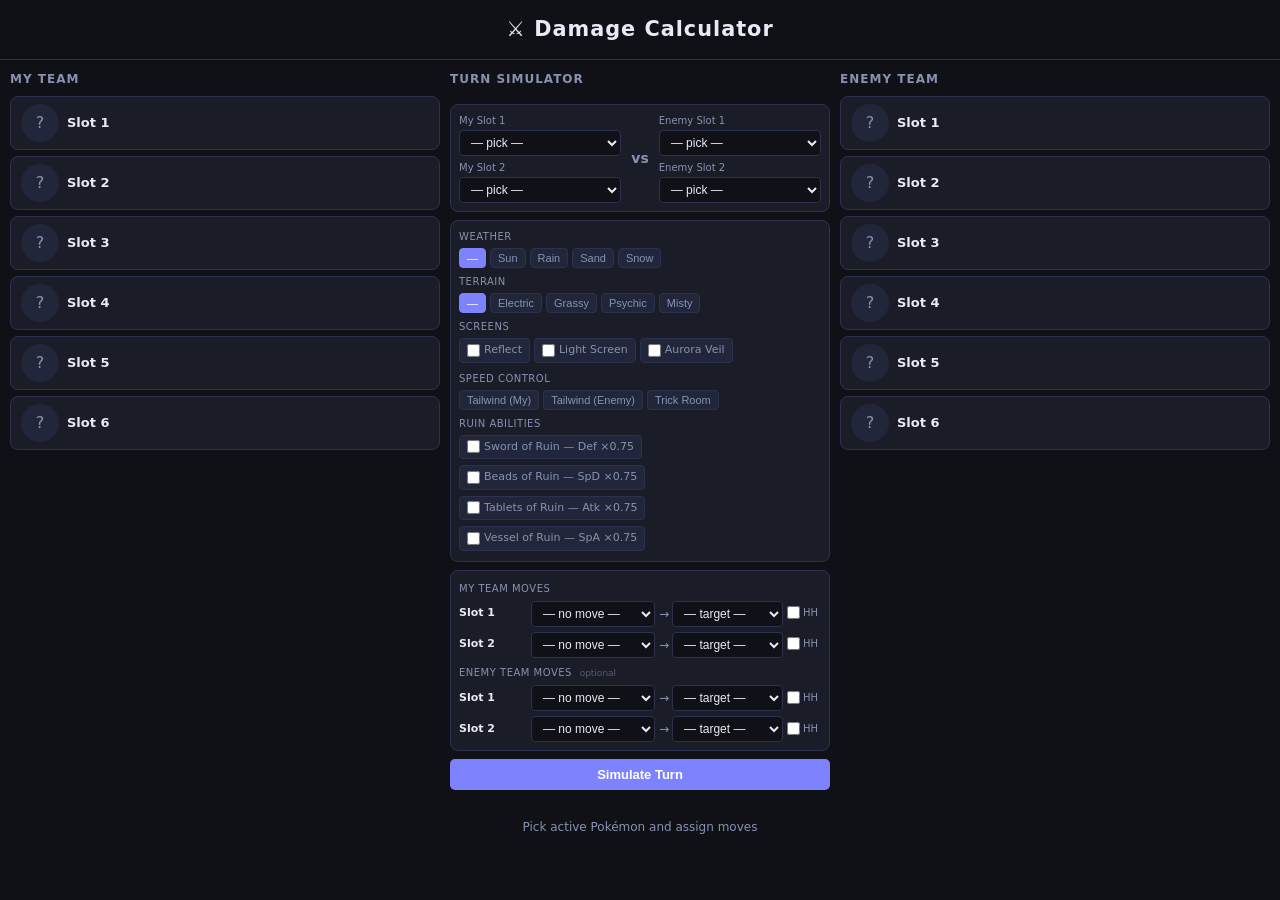
<file: pokemon/website/damage-calc.html>
<!DOCTYPE html>
<html lang="en">
<head>
<meta charset="UTF-8">
<meta name="viewport" content="width=device-width,initial-scale=1">
<title>Damage Calculator</title>
<link rel="stylesheet" href="css/damage-calc.css">
</head>
<body>
<h1>⚔ Damage Calculator</h1>
<div class="layout">
  <div class="team-col"><h2>My Team</h2><div id="my-slots"></div></div>
  <div class="calc-col">
    <h2>Turn Simulator</h2>

    <div class="active-panel">
      <div class="active-side">
        <div class="active-slot"><label>My Slot 1</label><select id="act-my-0" onchange="onActiveChange()"><option value="">— pick —</option></select></div>
        <div class="active-slot"><label>My Slot 2</label><select id="act-my-1" onchange="onActiveChange()"><option value="">— pick —</option></select></div>
      </div>
      <div class="active-vs">vs</div>
      <div class="active-side">
        <div class="active-slot"><label>Enemy Slot 1</label><select id="act-en-0" onchange="onActiveChange()"><option value="">— pick —</option></select></div>
        <div class="active-slot"><label>Enemy Slot 2</label><select id="act-en-1" onchange="onActiveChange()"><option value="">— pick —</option></select></div>
      </div>
    </div>

    <div class="field-panel">
      <div class="field-group">
        <div class="field-group-label">Weather</div>
        <div class="field-btns">
          <button class="weather-btn field-btn active" data-w="none" onclick="setWeather('none')">—</button>
          <button class="weather-btn field-btn" data-w="sun" onclick="setWeather('sun')">Sun</button>
          <button class="weather-btn field-btn" data-w="rain" onclick="setWeather('rain')">Rain</button>
          <button class="weather-btn field-btn" data-w="sand" onclick="setWeather('sand')">Sand</button>
          <button class="weather-btn field-btn" data-w="snow" onclick="setWeather('snow')">Snow</button>
        </div>
      </div>
      <div class="field-group">
        <div class="field-group-label">Terrain</div>
        <div class="field-btns">
          <button class="terrain-btn field-btn active" data-t="none" onclick="setTerrain('none')">—</button>
          <button class="terrain-btn field-btn" data-t="electric" onclick="setTerrain('electric')">Electric</button>
          <button class="terrain-btn field-btn" data-t="grassy" onclick="setTerrain('grassy')">Grassy</button>
          <button class="terrain-btn field-btn" data-t="psychic" onclick="setTerrain('psychic')">Psychic</button>
          <button class="terrain-btn field-btn" data-t="misty" onclick="setTerrain('misty')">Misty</button>
        </div>
      </div>
      <div class="field-group">
        <div class="field-group-label">Screens</div>
        <div class="field-btns">
          <label class="field-check"><input type="checkbox" onchange="S.screens.reflect=this.checked"> Reflect</label>
          <label class="field-check"><input type="checkbox" onchange="S.screens.lightscreen=this.checked"> Light Screen</label>
          <label class="field-check"><input type="checkbox" onchange="S.screens.auroraveil=this.checked"> Aurora Veil</label>
        </div>
      </div>
      <div class="field-group">
        <div class="field-group-label">Speed Control</div>
        <div class="field-btns">
          <button class="field-btn" id="tw-my-btn" onclick="toggleTailwind('my')">Tailwind (My)</button>
          <button class="field-btn" id="tw-en-btn" onclick="toggleTailwind('en')">Tailwind (Enemy)</button>
          <button class="field-btn" id="tr-btn" onclick="toggleTrickRoom()">Trick Room</button>
        </div>
      </div>
      <div class="field-group">
        <div class="field-group-label">Ruin Abilities</div>
        <div class="field-btns">
          <label class="field-check"><input type="checkbox" onchange="S.ruinAbils.sword=this.checked"> Sword of Ruin — Def ×0.75</label>
          <label class="field-check"><input type="checkbox" onchange="S.ruinAbils.beads=this.checked"> Beads of Ruin — SpD ×0.75</label>
          <label class="field-check"><input type="checkbox" onchange="S.ruinAbils.tablets=this.checked"> Tablets of Ruin — Atk ×0.75</label>
          <label class="field-check"><input type="checkbox" onchange="S.ruinAbils.vessel=this.checked"> Vessel of Ruin — SpA ×0.75</label>
        </div>
      </div>
    </div>

    <div class="turn-moves">
      <div class="turn-side-label">My Team Moves</div>
      <div class="turn-row">
        <span class="tr-name" id="trn-my-0">Slot 1</span>
        <select class="tr-move" id="mv-my-0" onchange="onMoveChange('my',0)"><option value="">— no move —</option></select>
        <div class="tgt-wrap" id="tgt-wrap-my-0"><span class="tr-arrow">→</span><select class="tr-target" id="tgt-my-0"><option value="">— target —</option></select></div>
        <label class="hh-label"><input type="checkbox" id="hh-my-0"> HH</label>
      </div>
      <div class="turn-row">
        <span class="tr-name" id="trn-my-1">Slot 2</span>
        <select class="tr-move" id="mv-my-1" onchange="onMoveChange('my',1)"><option value="">— no move —</option></select>
        <div class="tgt-wrap" id="tgt-wrap-my-1"><span class="tr-arrow">→</span><select class="tr-target" id="tgt-my-1"><option value="">— target —</option></select></div>
        <label class="hh-label"><input type="checkbox" id="hh-my-1"> HH</label>
      </div>
      <div class="turn-side-label">Enemy Team Moves <span class="optional-tag">optional</span></div>
      <div class="turn-row">
        <span class="tr-name" id="trn-en-0">Slot 1</span>
        <select class="tr-move" id="mv-en-0" onchange="onMoveChange('en',0)"><option value="">— no move —</option></select>
        <div class="tgt-wrap" id="tgt-wrap-en-0"><span class="tr-arrow">→</span><select class="tr-target" id="tgt-en-0"><option value="">— target —</option></select></div>
        <label class="hh-label"><input type="checkbox" id="hh-en-0"> HH</label>
      </div>
      <div class="turn-row">
        <span class="tr-name" id="trn-en-1">Slot 2</span>
        <select class="tr-move" id="mv-en-1" onchange="onMoveChange('en',1)"><option value="">— no move —</option></select>
        <div class="tgt-wrap" id="tgt-wrap-en-1"><span class="tr-arrow">→</span><select class="tr-target" id="tgt-en-1"><option value="">— target —</option></select></div>
        <label class="hh-label"><input type="checkbox" id="hh-en-1"> HH</label>
      </div>
    </div>

    <button class="calc-btn" onclick="simulateTurn()">Simulate Turn</button>
    <div id="turn-result"><div class="empty">Pick active Pokémon and assign moves</div></div>
  </div>
  <div class="team-col"><h2>Enemy Team</h2><div id="enemy-slots"></div></div>
</div>
<div id="modal-overlay" onclick="closeModal()">
  <div id="modal-box" onclick="event.stopPropagation()">
    <button class="modal-close" onclick="closeModal()">×</button>
    <div id="modal-content"></div>
  </div>
</div>
<script src="js/damage-calc.js"></script>
<script>document.addEventListener('keydown',e=>{if(e.key==='Escape') closeModal();});</script>
</body>
</html>
</file>
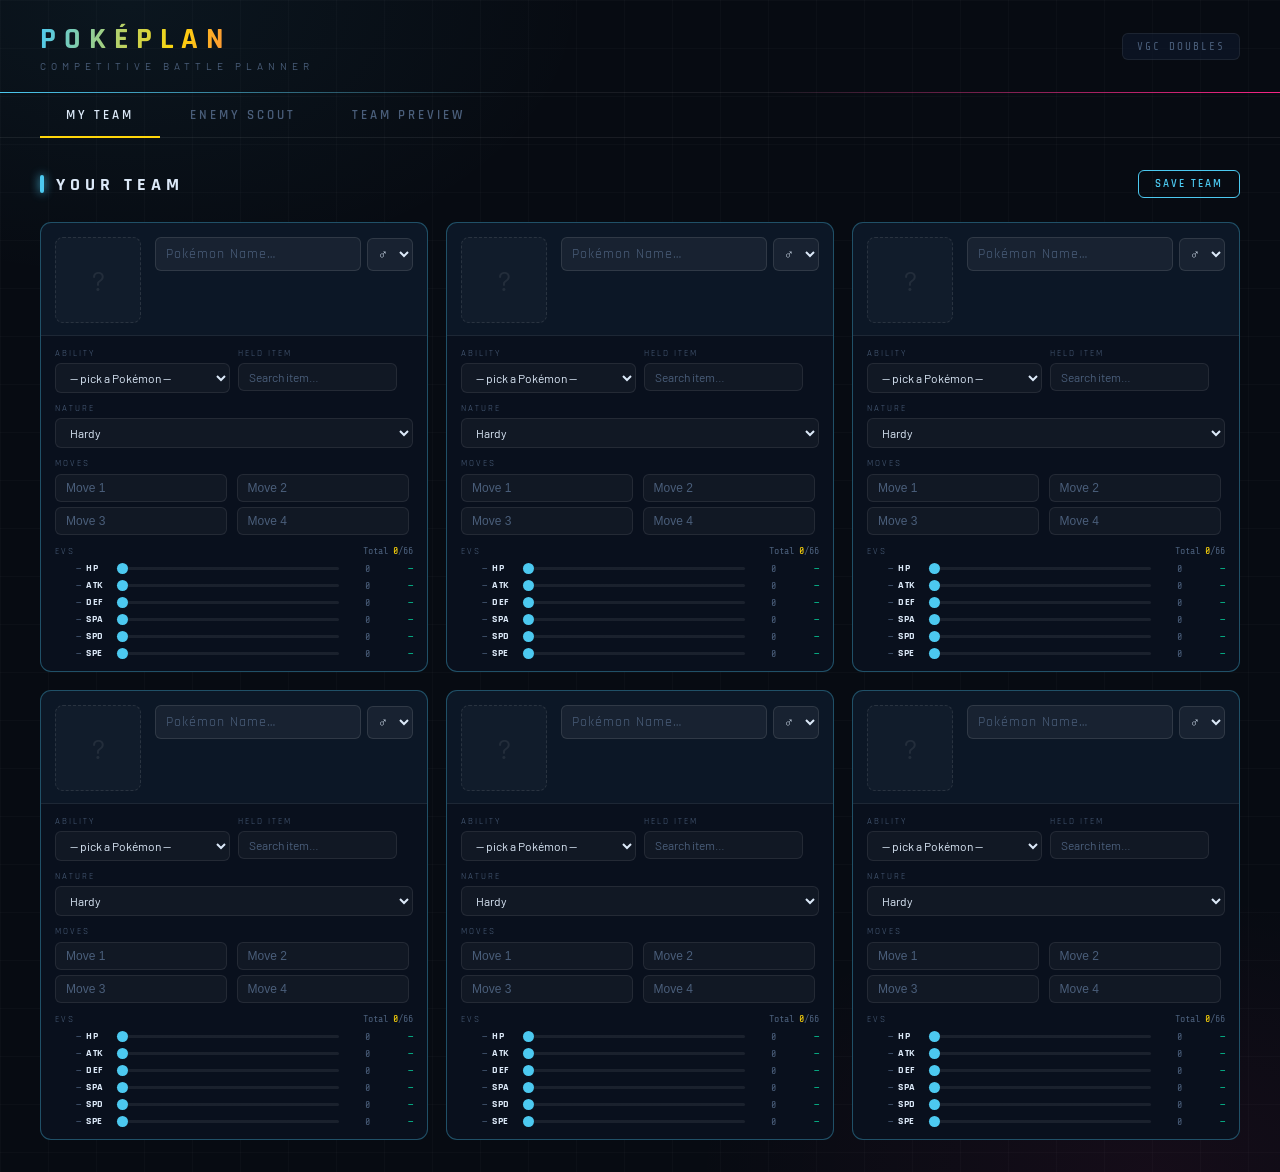
<file: pokemon/website/pokeplan.html>
<!DOCTYPE html>
<html lang="en">
<head>
  <meta charset="UTF-8">
  <meta name="viewport" content="width=device-width, initial-scale=1.0">
  <title>POKÉPLAN — Battle Planner</title>
  <link href="https://fonts.googleapis.com/css2?family=Rajdhani:wght@400;500;600;700&family=Barlow:wght@300;400;500;600&family=Share+Tech+Mono&display=swap" rel="stylesheet">
  <link rel="stylesheet" href="css/pokeplan.css">
</head>
<body>

<header>
  <div class="logo-wrap">
    <div class="logo">POKÉPLAN</div>
    <div class="logo-sub">Competitive Battle Planner</div>
  </div>
  <div class="header-badge">VGC DOUBLES</div>
</header>

<nav class="tabs">
  <button class="tab active" data-tab="my-team">My Team</button>
  <button class="tab"        data-tab="enemy">Enemy Scout</button>
  <button class="tab"        data-tab="preview">Team Preview</button>
</nav>

<div id="my-team" class="section active">
  <div class="section-title"><div class="bar bar-p"></div>Your Team<button class="save-btn" id="save-btn" onclick="saveTeam()">Save Team</button></div>
  <div class="team-grid" id="my-grid"></div>
</div>

<div id="enemy" class="section">
  <div class="section-title"><div class="bar bar-e"></div>Enemy Scout</div>
  <div class="gender-notice">
    <strong>When does gender matter?</strong>
    <strong>Attract</strong> only infatuates opposite-gender Pokémon and fails completely on genderless ones.
    The <strong>Rivalry</strong> ability boosts damage by 25% against same-gender targets and reduces it 25% against opposite-gender.
    <strong>Captivate</strong> lowers the Sp.Atk of opposite-gender targets by 2 stages.
    Track gender here if your team runs any of these moves or abilities.
  </div>
  <div class="team-grid" id="en-grid"></div>
</div>

<div id="preview-section" class="section">
  <!-- populated by renderPreview() -->
</div>

<script src="js/pokeplan.js"></script>
</body>
</html>
</file>
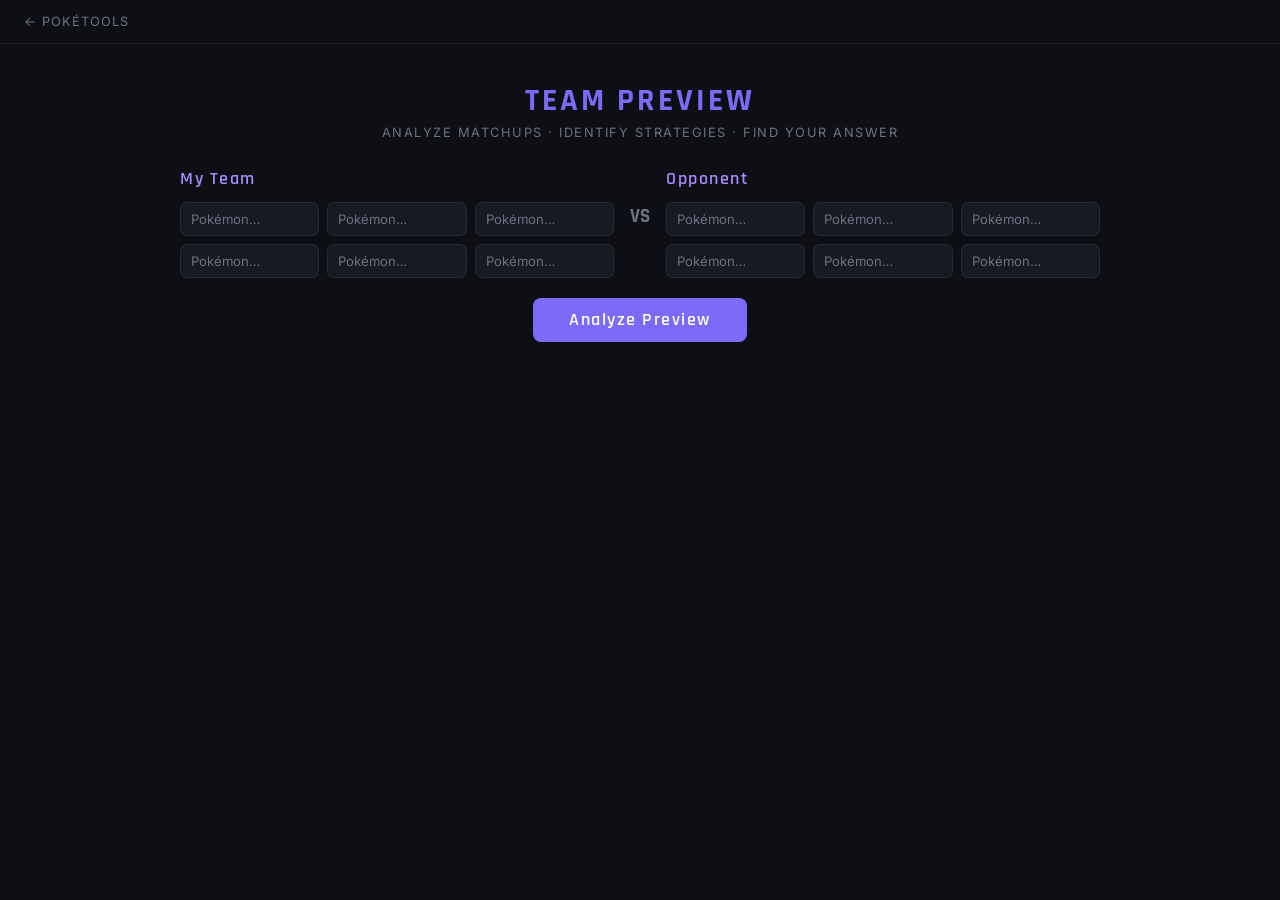
<file: pokemon/website/team-preview.html>
<!DOCTYPE html>
<html lang="en">
<head>
<meta charset="UTF-8">
<meta name="viewport" content="width=device-width, initial-scale=1.0">
<title>Team Preview — PokéTools</title>
<link href="https://fonts.googleapis.com/css2?family=Rajdhani:wght@500;600;700&family=Inter:wght@400;500&display=swap" rel="stylesheet">
<style>
*,*::before,*::after{box-sizing:border-box;margin:0;padding:0}
:root{
  --bg:#0d0f14;--surface:#161a23;--surface2:#1e2330;--border:rgba(255,255,255,0.07);
  --text:#e8eaf0;--muted:#6b7280;--accent:#7c6af7;--accent2:#a78bfa;
}
body{background:var(--bg);color:var(--text);font-family:'Inter',sans-serif;min-height:100vh;padding:0 0 60px}
a{color:var(--accent);text-decoration:none}

/* ── Nav ─────────────────────────────────────── */
nav{padding:14px 24px;border-bottom:1px solid var(--border);display:flex;align-items:center;gap:16px}
nav a{color:var(--muted);font-size:.8rem;letter-spacing:1px;text-transform:uppercase}
nav a:hover{color:var(--text)}

/* ── Header ──────────────────────────────────── */
header{text-align:center;padding:36px 24px 28px}
header h1{font-family:'Rajdhani',sans-serif;font-size:2rem;font-weight:700;letter-spacing:3px;color:var(--accent)}
header p{color:var(--muted);font-size:.8rem;letter-spacing:1.5px;text-transform:uppercase;margin-top:4px}

/* ── Input section ───────────────────────────── */
.input-wrap{max-width:960px;margin:0 auto;padding:0 20px 32px}
.teams-row{display:grid;grid-template-columns:1fr auto 1fr;gap:16px;align-items:start}
.team-label{font-family:'Rajdhani',sans-serif;font-size:1.1rem;font-weight:600;letter-spacing:1.5px;color:var(--accent2);margin-bottom:12px}
.vs-divider{display:flex;align-items:center;justify-content:center;font-family:'Rajdhani',sans-serif;font-size:1.2rem;font-weight:700;color:var(--muted);padding-top:36px}
.slots{display:grid;grid-template-columns:repeat(3,1fr);gap:8px}

/* ── Slot ─────────────────────────────────────── */
.slot{position:relative}
.slot-input-wrap{position:relative}
.slot input[type=text]{
  width:100%;background:var(--surface);border:1px solid var(--border);
  border-radius:7px;padding:8px 10px;color:var(--text);font-size:.82rem;
  font-family:'Inter',sans-serif;outline:none;transition:border-color .15s
}
.slot input[type=text]:focus{border-color:var(--accent)}
.slot input[type=text]::placeholder{color:var(--muted)}
.slot-dropdown{
  position:absolute;top:100%;left:0;right:0;z-index:100;
  background:#1e2330;border:1px solid var(--border);border-top:none;
  border-radius:0 0 7px 7px;max-height:180px;overflow-y:auto;
  display:none
}
.slot-dropdown.open{display:block}
.slot-dropdown div{
  padding:7px 10px;font-size:.82rem;cursor:pointer;transition:background .1s;
  white-space:nowrap;overflow:hidden;text-overflow:ellipsis
}
.slot-dropdown div:hover{background:var(--accent)}
.slot-mini{
  display:none;flex-direction:column;align-items:center;gap:4px;
  padding:6px;background:var(--surface);border:1px solid var(--border);
  border-radius:7px;cursor:pointer;min-height:72px
}
.slot-mini.active{display:flex}
.slot-mini img{width:48px;height:48px;object-fit:contain;image-rendering:crisp-edges}
.slot-mini .mini-name{font-size:.7rem;color:var(--muted);text-align:center;line-height:1.2}
.slot-mini .mini-types{display:flex;gap:3px;flex-wrap:wrap;justify-content:center}
.type-badge{
  font-size:.6rem;font-weight:600;padding:1px 5px;border-radius:3px;
  text-transform:uppercase;letter-spacing:.5px
}

.analyze-row{display:flex;justify-content:center;margin-top:20px}
#analyze-btn{
  background:var(--accent);color:#fff;border:none;border-radius:8px;
  padding:11px 36px;font-family:'Rajdhani',sans-serif;font-size:1.1rem;
  font-weight:600;letter-spacing:1.5px;cursor:pointer;transition:opacity .15s
}
#analyze-btn:hover{opacity:.85}

/* ── Results ──────────────────────────────────── */
#results{max-width:1080px;margin:0 auto;padding:0 20px}
#results[hidden]{display:none}
.section-hdr{
  font-family:'Rajdhani',sans-serif;font-size:1rem;font-weight:600;
  letter-spacing:2px;text-transform:uppercase;color:var(--muted);
  padding:24px 0 12px;border-bottom:1px solid var(--border);margin-bottom:16px;
  display:flex;align-items:baseline;gap:12px
}
.match-badge{
  font-size:.68rem;font-weight:600;letter-spacing:.5px;padding:2px 8px;
  border-radius:4px;background:rgba(34,197,94,.12);color:#4ade80;
  border:1px solid rgba(34,197,94,.3);text-transform:none
}
.match-badge.weak{background:rgba(234,179,8,.1);color:#facc15;border-color:rgba(234,179,8,.25)}

/* ── Profile cards ─────────────────────────────── */
.profiles-row{display:grid;grid-template-columns:repeat(6,1fr);gap:10px;margin-bottom:6px}
.prof-card{
  background:var(--surface);border:1px solid var(--border);border-radius:9px;
  padding:10px 8px;display:flex;flex-direction:column;align-items:center;gap:5px;
  position:relative;overflow:hidden;transition:border-color .15s
}
.prof-card:hover{border-color:rgba(124,106,247,.4)}
.prof-card .type-bar{
  position:absolute;top:0;left:0;right:0;height:3px;
}
.prof-img{width:56px;height:56px;object-fit:contain;margin-top:4px}
.prof-img-placeholder{
  width:56px;height:56px;border-radius:50%;display:flex;align-items:center;
  justify-content:center;font-size:.65rem;color:#fff;font-weight:600;margin-top:4px
}
.prof-name{font-size:.75rem;font-weight:600;text-align:center;line-height:1.2;color:var(--text)}
.prof-types{display:flex;gap:3px;flex-wrap:wrap;justify-content:center}
.prof-ability{
  font-size:.65rem;color:var(--muted);text-align:center;
  padding:1px 6px;background:var(--surface2);border-radius:4px;
  border:1px solid var(--border);width:100%;text-align:center;
  white-space:nowrap;overflow:hidden;text-overflow:ellipsis
}
.prof-ability.immune-ability{color:#38bdf8;border-color:rgba(56,189,248,.3)}
.prof-item{
  font-size:.62rem;color:#d97706;text-align:center;
  white-space:nowrap;overflow:hidden;text-overflow:ellipsis;width:100%
}
.prof-moves{
  font-size:.58rem;color:var(--muted);text-align:center;line-height:1.5;width:100%
}
.prof-moves .mv-tr{color:#e9d5ff;font-weight:600}
.prof-roles{display:flex;flex-wrap:wrap;gap:3px;justify-content:center}
.role-chip{
  font-size:.58rem;font-weight:600;padding:2px 5px;border-radius:3px;
  text-transform:uppercase;letter-spacing:.3px;white-space:nowrap
}
.prof-mega{
  font-size:.6rem;color:var(--accent2);text-align:center;
  font-style:italic;width:100%;text-align:center
}
.pred-badge{
  position:absolute;top:6px;right:6px;font-size:.56rem;font-weight:600;
  padding:2px 5px;border-radius:3px;background:rgba(234,179,8,.15);color:#facc15;
  border:1px solid rgba(234,179,8,.3);text-transform:uppercase;letter-spacing:.4px
}
.speed-badge{
  font-size:.6rem;padding:2px 6px;border-radius:3px;font-weight:600;
  text-transform:uppercase;letter-spacing:.5px
}
.speed-fast{background:rgba(34,197,94,.15);color:#4ade80;border:1px solid rgba(34,197,94,.3)}
.speed-mid{background:rgba(234,179,8,.12);color:#facc15;border:1px solid rgba(234,179,8,.25)}
.speed-slow{background:rgba(239,68,68,.12);color:#f87171;border:1px solid rgba(239,68,68,.25)}

/* ── Coverage matrix ───────────────────────────── */
.coverage-wrap{overflow-x:auto;margin-bottom:8px}
.cov-label{font-size:.72rem;color:var(--muted);letter-spacing:1px;text-transform:uppercase;margin-bottom:8px}
.cov-table{border-collapse:collapse;font-size:.75rem;min-width:100%}
.cov-table th{
  padding:6px 8px;color:var(--muted);font-weight:500;font-size:.7rem;
  text-align:center;border-bottom:1px solid var(--border);white-space:nowrap
}
.cov-table .row-header{
  padding:6px 10px 6px 4px;text-align:right;white-space:nowrap;
  color:var(--text);font-size:.72rem;font-weight:500
}
.cov-table .row-types{display:flex;gap:2px;justify-content:flex-end;flex-wrap:wrap;margin-top:2px}
.cov-cell{
  width:60px;text-align:center;padding:6px 4px;
  font-size:.7rem;font-weight:600;cursor:default;border-radius:3px
}
.cov-4x{background:rgba(220,38,38,.3);color:#fca5a5}
.cov-2x{background:rgba(234,88,12,.25);color:#fb923c}
.cov-1x{background:transparent;color:var(--muted)}
.cov-half{background:rgba(22,163,74,.2);color:#4ade80}
.cov-quarter{background:rgba(22,163,74,.35);color:#86efac}
.cov-immune{background:rgba(99,102,241,.2);color:#818cf8}
.cov-tables-row{display:grid;grid-template-columns:1fr 1fr;gap:24px}
@media(max-width:700px){.cov-tables-row{grid-template-columns:1fr}}

/* ── Strategy analysis ─────────────────────────── */
.strategy-grid{display:grid;grid-template-columns:1fr 1fr;gap:20px;margin-bottom:8px}
@media(max-width:600px){.strategy-grid{grid-template-columns:1fr}}
.strategy-card{
  background:var(--surface);border:1px solid var(--border);border-radius:9px;padding:14px 16px
}
.strategy-card h3{
  font-family:'Rajdhani',sans-serif;font-size:.95rem;font-weight:600;
  letter-spacing:1.5px;color:var(--accent2);margin-bottom:10px
}
.strat-row{display:flex;align-items:flex-start;gap:8px;margin-bottom:7px;font-size:.78rem}
.strat-icon{font-size:.9rem;flex-shrink:0;margin-top:1px}
.strat-content{flex:1}
.strat-title{color:var(--text);font-weight:500}
.strat-detail{color:var(--muted);font-size:.72rem;margin-top:1px}
.strat-empty{color:var(--muted);font-size:.78rem;font-style:italic}
.team-tag{
  display:inline-block;padding:1px 6px;border-radius:3px;font-size:.65rem;
  font-weight:600;text-transform:uppercase;letter-spacing:.5px;margin-right:4px
}
.team-tag.my{background:rgba(124,106,247,.15);color:var(--accent2)}
.team-tag.opp{background:rgba(239,68,68,.12);color:#f87171}

/* ── Notes ─────────────────────────────────────── */
.notes-list{display:flex;flex-direction:column;gap:8px}
.note-item{
  background:var(--surface);border:1px solid var(--border);border-radius:7px;
  padding:10px 14px;font-size:.78rem;display:flex;gap:10px;align-items:flex-start
}
.note-icon{font-size:1rem;flex-shrink:0}
.note-text{color:var(--muted);line-height:1.5}
.note-text strong{color:var(--text)}

/* ── Bring prediction ───────────────────────────── */
.bring-bars{display:flex;flex-direction:column;gap:8px;margin-bottom:4px}
.bring-bar-row{display:flex;align-items:center;gap:10px}
.bring-bar-name{width:130px;font-size:.78rem;color:var(--text);text-align:right;white-space:nowrap;overflow:hidden;text-overflow:ellipsis;flex-shrink:0}
.bring-bar-track{flex:1;height:7px;background:var(--surface2);border-radius:4px;overflow:hidden}
.bring-bar-fill{height:100%;background:var(--accent);border-radius:4px}
.bring-bar-pct{width:36px;font-size:.72rem;color:var(--muted);flex-shrink:0}
.scenarios-row{display:grid;grid-template-columns:repeat(3,1fr);gap:14px;margin-bottom:8px}
@media(max-width:600px){.scenarios-row{grid-template-columns:1fr}}
.scenario-card{background:var(--surface);border:1px solid var(--border);border-radius:9px;padding:12px 14px}
.scenario-rank{font-family:'Rajdhani',sans-serif;font-size:1.1rem;font-weight:700;color:var(--accent2);margin-bottom:6px}
.scenario-conf{height:3px;background:var(--surface2);border-radius:2px;margin-bottom:10px;overflow:hidden}
.scenario-conf-fill{height:100%;background:var(--accent);border-radius:2px}
.scenario-mons{display:flex;flex-direction:column;gap:5px}
.scenario-mon{display:flex;align-items:center;gap:6px;font-size:.78rem}
.scenario-img{width:28px;height:28px;object-fit:contain;flex-shrink:0}
.scenario-mon-name{color:var(--text)}
.tag-lead{font-size:.58rem;font-weight:600;padding:1px 5px;border-radius:3px;background:rgba(124,106,247,.22);color:var(--accent2);text-transform:uppercase;letter-spacing:.4px;flex-shrink:0}
.tag-back{font-size:.58rem;font-weight:600;padding:1px 5px;border-radius:3px;background:rgba(107,114,128,.15);color:var(--muted);text-transform:uppercase;letter-spacing:.4px;flex-shrink:0}
.scenario-synergy{margin-top:8px;font-size:.64rem;color:var(--accent2);background:rgba(124,106,247,.1);padding:3px 7px;border-radius:4px;text-align:center}
.scenarios-sub-hdr{font-family:'Rajdhani',sans-serif;font-size:.88rem;font-weight:600;letter-spacing:1.5px;color:var(--muted);text-transform:uppercase;margin:16px 0 10px}

.plan-card{background:var(--surface);border:1px solid var(--border);border-radius:9px;padding:14px 16px;margin-bottom:12px}
.plan-title{font-family:'Rajdhani',sans-serif;font-size:.88rem;font-weight:600;letter-spacing:1px;color:var(--accent2);text-transform:uppercase;margin-bottom:8px}
.plan-mons{display:flex;flex-wrap:wrap;gap:6px;align-items:center;font-size:.82rem;color:var(--text)}
.plan-vs{color:var(--muted);font-size:.72rem;margin:0 4px}
.counter-lead-row{display:flex;align-items:center;gap:10px;padding:6px 0;border-top:1px solid var(--border);font-size:.8rem}
.counter-lead-row:first-of-type{border-top:none}
.counter-arrow{color:var(--muted)}
</style>
</head>
<body>

<nav>
  <a href="index.html">← PokéTools</a>
</nav>

<header>
  <h1>TEAM PREVIEW</h1>
  <p>Analyze matchups · identify strategies · find your answer</p>
</header>

<div class="input-wrap">
  <div class="teams-row">
    <div>
      <div class="team-label">My Team</div>
      <div class="slots" id="my-slots"></div>
    </div>
    <div class="vs-divider">VS</div>
    <div>
      <div class="team-label">Opponent</div>
      <div class="slots" id="opp-slots"></div>
    </div>
  </div>
  <div class="analyze-row">
    <button id="analyze-btn">Analyze Preview</button>
  </div>
</div>

<section id="results" hidden>
  <div class="section-hdr">Opponent's Team <span class="match-badge" id="opp-match-badge"></span></div>
  <div class="profiles-row" id="opp-profiles"></div>

  <div class="section-hdr" style="margin-top:8px">My Team <span class="match-badge" id="my-match-badge"></span></div>
  <div class="profiles-row" id="my-profiles"></div>

  <div class="section-hdr">Opponent Bring Prediction</div>
  <div id="bring-prediction"></div>

  <div class="section-hdr">Your Battle Plan</div>
  <div id="battle-plan"></div>

  <div class="section-hdr">Type Coverage</div>
  <div class="cov-tables-row">
    <div>
      <div class="cov-label">My STAB vs Their Team</div>
      <div class="coverage-wrap"><table class="cov-table" id="my-cov-table"></table></div>
    </div>
    <div>
      <div class="cov-label">Their STAB vs My Team</div>
      <div class="coverage-wrap"><table class="cov-table" id="opp-cov-table"></table></div>
    </div>
  </div>

  <div class="section-hdr">Strategy Analysis</div>
  <div class="strategy-grid">
    <div class="strategy-card" id="speed-card">
      <h3>Speed Control</h3>
      <div id="speed-content"></div>
    </div>
    <div class="strategy-card" id="mega-card">
      <h3>Mega Matchup</h3>
      <div id="mega-content"></div>
    </div>
  </div>

  <div class="section-hdr">Key Matchup Notes</div>
  <div class="notes-list" id="notes-list"></div>
</section>

<script src="js/team-preview-logic.js"></script>
<script>
const TYPE_COLORS = {
  Normal:'#A8A77A',Fire:'#EE8130',Water:'#6390F0',Electric:'#F7D02C',
  Grass:'#7AC74C',Ice:'#96D9D6',Fighting:'#C22E28',Poison:'#A33EA1',
  Ground:'#E2BF65',Flying:'#A98FF3',Psychic:'#F95587',Bug:'#A6B91A',
  Rock:'#B6A136',Ghost:'#735797',Dragon:'#6F35FC',Dark:'#705746',
  Steel:'#B7B7CE',Fairy:'#D685AD'
};

const ROLE_STYLE = {
  'fake-out':          ['#78350f','#fef3c7'],
  'tr-setter':         ['#3b0764','#e9d5ff'],
  'tailwind-setter':   ['#0c4a6e','#bae6fd'],
  'weather-setter':    ['#451a03','#fed7aa'],
  'weather-speed':     ['#042f2e','#99f6e4'],
  'scarf-user':        ['#1f2937','#9ca3af'],
  'setup':             ['#7c2d12','#fed7aa'],
  'redirector':        ['#14532d','#bbf7d0'],
  'priority':          ['#450a0a','#fecaca'],
  'spread-attacker':   ['#4c0519','#fecdd3'],
  'pivot':             ['#2e1065','#ddd6fe'],
  'support':           ['#052e16','#d1fae5'],
  'screen-setter':     ['#1e3a8a','#bfdbfe'],
  'terrain-setter':    ['#022c22','#a7f3d0'],
  'speed-drop':        ['#0c4a6e','#bae6fd'],
  'physical-attacker': ['#1c1917','#d6d3d1'],
  'special-attacker':  ['#1e1b4b','#c7d2fe'],
  'mixed-attacker':    ['#2d1b69','#c4b5fd'],
};

const IMMUNITY_ABILITIES = new Set([
  'Levitate','Lightning Rod','Volt Absorb','Motor Drive',
  'Storm Drain','Water Absorb','Flash Fire','Sap Sipper','Earth Eater','Dry Skin',
]);

const SPEED_CTRL_ROLES = ['tr-setter','tailwind-setter','weather-setter','weather-speed','scarf-user','speed-drop'];

const SPEED_ICONS = {
  'tr-setter':'🔄','tailwind-setter':'💨','weather-setter':'🌦',
  'weather-speed':'⚡','scarf-user':'🎀','speed-drop':'↓'
};

const SPEED_LABELS = {
  'tr-setter':'Trick Room setter',
  'tailwind-setter':'Tailwind setter',
  'weather-setter':'Auto-weather ability',
  'weather-speed':'Weather speed ability (Chlorophyll/Swift Swim)',
  'scarf-user':'Often runs Choice Scarf',
  'speed-drop':'Speed drop moves (Icy Wind / Electroweb)',
};

let PROFILES = null;
let LOGIC = null;

// ── Autocomplete slots ───────────────────────────────────────────────────────
function makeSlot(containerId, idx) {
  const container = document.getElementById(containerId);
  const wrap = document.createElement('div');
  wrap.className = 'slot';
  wrap.dataset.idx = idx;
  wrap.innerHTML = `
    <div class="slot-input-wrap">
      <input type="text" placeholder="Pokémon…" autocomplete="off">
      <div class="slot-dropdown"></div>
    </div>
    <div class="slot-mini"></div>
  `;
  container.appendChild(wrap);

  const input = wrap.querySelector('input');
  const dropdown = wrap.querySelector('.slot-dropdown');
  const mini = wrap.querySelector('.slot-mini');

  input.addEventListener('focus', () => showDropdown(''));
  input.addEventListener('input', () => showDropdown(input.value));

  input.addEventListener('blur', () => {
    setTimeout(() => { dropdown.classList.remove('open'); }, 150);
  });

  function showDropdown(q) {
    if (!PROFILES) return;
    const lower = q.toLowerCase();
    const matches = Object.entries(PROFILES)
      .filter(([slug, p]) => !slug.includes('-mega') && p.name.toLowerCase().includes(lower))
      .sort((a,b) => {
        const ai = a[1].name.toLowerCase().indexOf(lower);
        const bi = b[1].name.toLowerCase().indexOf(lower);
        return ai - bi || a[1].name.localeCompare(b[1].name);
      })
      .slice(0, 40);

    dropdown.innerHTML = '';
    if (!matches.length) { dropdown.classList.remove('open'); return; }
    matches.forEach(([slug, p]) => {
      const d = document.createElement('div');
      d.textContent = p.name;
      d.addEventListener('mousedown', (e) => {
        e.preventDefault();
        selectMon(slug, p);
      });
      dropdown.appendChild(d);
    });
    dropdown.classList.add('open');
  }

  function selectMon(slug, p) {
    wrap.dataset.slug = slug;
    input.style.display = 'none';
    dropdown.classList.remove('open');

    mini.innerHTML = '';
    const types = p.types || [];
    const imgEl = document.createElement('img');
    imgEl.className = 'prof-img';
    imgEl.src = p.image_url || '';
    imgEl.alt = p.name;
    imgEl.style.width = '42px';
    imgEl.style.height = '42px';
    imgEl.onerror = () => {
      imgEl.replaceWith(makePlaceholder(p.name, types));
    };
    const nameEl = document.createElement('div');
    nameEl.className = 'mini-name';
    nameEl.textContent = p.name;
    const typesEl = document.createElement('div');
    typesEl.className = 'mini-types';
    types.forEach(t => {
      const b = document.createElement('span');
      b.className = 'type-badge';
      b.textContent = t;
      b.style.background = TYPE_COLORS[t] || '#555';
      b.style.color = '#fff';
      typesEl.appendChild(b);
    });

    mini.appendChild(imgEl);
    mini.appendChild(nameEl);
    mini.appendChild(typesEl);
    mini.classList.add('active');
    mini.addEventListener('click', () => clearSlot());
    input.value = p.name;
  }

  function clearSlot() {
    wrap.dataset.slug = '';
    input.style.display = '';
    input.value = '';
    mini.classList.remove('active');
    mini.innerHTML = '';
    input.focus();
  }
}

function makePlaceholder(name, types) {
  const el = document.createElement('div');
  el.className = 'prof-img-placeholder';
  el.textContent = name.slice(0,2).toUpperCase();
  el.style.background = TYPE_COLORS[types[0]] || '#374151';
  return el;
}

// ── Build input slots ────────────────────────────────────────────────────────
for (let i = 0; i < 6; i++) makeSlot('my-slots', i);
for (let i = 0; i < 6; i++) makeSlot('opp-slots', i);

// ── Load data ────────────────────────────────────────────────────────────────
Promise.all([
  fetch('data/TeamProfiles.json').then(r => r.json()),
  fetch('data/BringRates.json').then(r => r.json()),
  fetch('data/TeamArchetypes.json').then(r => r.json()),
]).then(([profiles, bringRates, archetypes]) => {
  PROFILES = profiles;
  LOGIC = createPreviewLogic({ profiles, bringRates, archetypes });
});

// ── Collect selected slugs ───────────────────────────────────────────────────
function getTeam(containerId) {
  return [...document.querySelectorAll(`#${containerId} .slot`)]
    .map(s => s.dataset.slug || '')
    .filter(Boolean);
}

// ── Analyze ──────────────────────────────────────────────────────────────────
document.getElementById('analyze-btn').addEventListener('click', () => {
  if (!LOGIC) return;
  const myTeamIn  = getTeam('my-slots');
  const oppTeamIn = getTeam('opp-slots');
  if (!myTeamIn.length && !oppTeamIn.length) return;

  const R = LOGIC.analyze(myTeamIn, oppTeamIn);

  renderMatchBadge('my-match-badge', R.my.match);
  renderMatchBadge('opp-match-badge', R.opp.match);
  renderProfiles(R.myTeam,  'my-profiles',  R.my.eff);
  renderProfiles(R.oppTeam, 'opp-profiles', R.opp.eff);
  renderBringPrediction(R);
  renderBattlePlan(R);
  renderCoverageTable(R.myTeam,  R.oppTeam, 'my-cov-table');
  renderCoverageTable(R.oppTeam, R.myTeam,  'opp-cov-table');
  renderSpeedAnalysis(R);
  renderMegaAnalysis(R);
  renderNotes(R);

  document.getElementById('results').removeAttribute('hidden');
  document.getElementById('results').scrollIntoView({behavior:'smooth',block:'start'});
});

function renderMatchBadge(id, match) {
  const el = document.getElementById(id);
  if (!match.teamCount) {
    el.textContent = 'no DB match — species averages';
    el.className = 'match-badge weak';
  } else {
    el.textContent = (match.partial ? 'closest archetypes: ' : 'matched ') +
      `${match.teamCount} tournament teams`;
    el.className = 'match-badge' + (match.partial ? ' weak' : '');
  }
}

// ── Profile cards ─────────────────────────────────────────────────────────────
function renderProfiles(team, containerId, effMap) {
  const el = document.getElementById(containerId);
  el.innerHTML = '';
  team.forEach(slug => {
    const p = PROFILES[slug];
    if (!p) return;
    el.appendChild(makeProfileCard(slug, p, effMap[slug]));
  });
}

function pctSuffix(pct) {
  return (pct !== null && pct !== undefined && pct < 90) ? ` ${pct}%` : '';
}

function makeProfileCard(slug, p, eff) {
  const card = document.createElement('div');
  card.className = 'prof-card';

  // Type colour bar
  const bar = document.createElement('div');
  bar.className = 'type-bar';
  const t0 = TYPE_COLORS[p.types[0]] || '#555';
  const t1 = p.types[1] ? TYPE_COLORS[p.types[1]] : t0;
  bar.style.background = `linear-gradient(90deg, ${t0} 50%, ${t1} 50%)`;
  card.appendChild(bar);

  if (eff && eff.predicted) {
    const pred = document.createElement('div');
    pred.className = 'pred-badge';
    pred.textContent = `Predicted ${eff.predicted}%`;
    pred.title = 'Not entered — predicted from the matched archetype';
    card.appendChild(pred);
  }

  // Sprite
  if (p.image_url) {
    const img = document.createElement('img');
    img.className = 'prof-img';
    img.src = p.image_url;
    img.alt = p.name;
    img.onerror = () => img.replaceWith(makePlaceholder(p.name, p.types));
    card.appendChild(img);
  } else {
    card.appendChild(makePlaceholder(p.name, p.types));
  }

  // Name
  const name = document.createElement('div');
  name.className = 'prof-name';
  name.textContent = p.name;
  card.appendChild(name);

  // Types
  const typesEl = document.createElement('div');
  typesEl.className = 'prof-types';
  p.types.forEach(t => {
    const b = document.createElement('span');
    b.className = 'type-badge';
    b.textContent = t;
    b.style.background = TYPE_COLORS[t] || '#555';
    b.style.color = '#fff';
    typesEl.appendChild(b);
  });
  card.appendChild(typesEl);

  // Speed tier
  const spd = document.createElement('span');
  spd.className = `speed-badge speed-${p.speed_tier}`;
  spd.textContent = p.speed_tier === 'fast' ? `Fast (${p.stats.spe})` :
                    p.speed_tier === 'mid'  ? `Mid (${p.stats.spe})` :
                                              `Slow (${p.stats.spe})`;
  card.appendChild(spd);

  const ability = eff ? eff.ability : p.top_ability;
  const abl = document.createElement('div');
  abl.className = 'prof-ability' + (IMMUNITY_ABILITIES.has(ability) ? ' immune-ability' : '');
  abl.textContent = (ability || '—') + (eff ? pctSuffix(eff.abilityPct) : '');
  abl.title = ability || '';
  card.appendChild(abl);

  const item = eff ? eff.item : p.top_item;
  if (item) {
    const itemEl = document.createElement('div');
    itemEl.className = 'prof-item';
    itemEl.textContent = item + (eff ? pctSuffix(eff.itemPct) : '');
    itemEl.title = item;
    card.appendChild(itemEl);
  }

  // Most likely moveset (archetype-matched when available)
  const topSet = eff && eff.sets.length ? eff.sets[0] : null;
  if (topSet) {
    const mv = document.createElement('div');
    mv.className = 'prof-moves';
    mv.innerHTML = topSet.moves.map(m => {
      const label = m.replace(/-/g,' ');
      return m === 'trick-room' ? `<span class="mv-tr">${label}</span>` : label;
    }).join(' · ');
    mv.title = eff.sets.map(s => `${s.pct}%: ${s.moves.map(x=>x.replace(/-/g,' ')).join(' / ')}`).join('\n');
    card.appendChild(mv);
  }

  // Roles (with archetype probability when uncertain)
  const rolesEl = document.createElement('div');
  rolesEl.className = 'prof-roles';
  roleChips(slug, p, eff).forEach(({role, pct}) => {
    const chip = document.createElement('span');
    chip.className = 'role-chip';
    const style = ROLE_STYLE[role] || ['#374151','#9ca3af'];
    chip.style.background = style[0];
    chip.style.color = style[1];
    chip.textContent = role.replace(/-/g,' ') + pctSuffix(pct);
    chip.title = role;
    rolesEl.appendChild(chip);
  });
  card.appendChild(rolesEl);

  // Mega info
  if (eff && eff.isMega && eff.megaForm) {
    const megaEl = document.createElement('div');
    megaEl.className = 'prof-mega';
    megaEl.textContent = `★ ${eff.megaForm.name}`;
    megaEl.title = `${eff.megaForm.name}: ${eff.megaForm.types.join('/')} | ${eff.megaForm.ability}`;
    card.appendChild(megaEl);
  } else if (!eff && p.mega) {
    const megaEl = document.createElement('div');
    megaEl.className = 'prof-mega';
    megaEl.textContent = '★ ' + p.mega.forms.map(f => f.name).join(' / ');
    card.appendChild(megaEl);
  }

  return card;
}

const ROLE_PRIORITY = [
  'fake-out','tr-setter','tailwind-setter','weather-setter','weather-speed',
  'scarf-user','redirector','setup','priority','spread-attacker','pivot',
  'support','screen-setter','terrain-setter','speed-drop',
  'physical-attacker','special-attacker','mixed-attacker'
];

function roleChips(slug, p, eff) {
  let entries;
  if (eff) {
    entries = Object.entries(eff.roleProbs)
      .filter(([, pct]) => pct === null || pct >= 25)
      .map(([role, pct]) => ({ role, pct }));
    if (!entries.length && p.attack_axis) {
      entries = [{ role: p.attack_axis + '-attacker', pct: null }];
    }
  } else {
    entries = p.roles.map(role => ({ role, pct: null }));
  }
  entries.sort((a, b) =>
    (ROLE_PRIORITY.indexOf(a.role) + 1 || 99) - (ROLE_PRIORITY.indexOf(b.role) + 1 || 99));
  const meaningful = entries.filter(e => !e.role.endsWith('-attacker'));
  if (meaningful.length >= 3) return meaningful.slice(0, 5);
  return entries.slice(0, 5);
}

// ── Coverage matrix (STAB typing — species data) ─────────────────────────────
function renderCoverageTable(atkTeam, defTeam, tableId) {
  const table = document.getElementById(tableId);
  table.innerHTML = '';

  const thead = table.createTHead();
  const hrow = thead.insertRow();
  hrow.insertCell().className = 'row-header';
  defTeam.forEach(dSlug => {
    const p = PROFILES[dSlug];
    const th = document.createElement('th');
    th.innerHTML = `<div>${p ? p.name : dSlug}</div>`;
    if (p) {
      const tb = document.createElement('div');
      tb.style.cssText = 'display:flex;gap:2px;justify-content:center;margin-top:2px;flex-wrap:wrap';
      p.types.forEach(t => {
        const b = document.createElement('span');
        b.className = 'type-badge';
        b.textContent = t;
        b.style.background = TYPE_COLORS[t] || '#555';
        b.style.color = '#fff';
        tb.appendChild(b);
      });
      th.appendChild(tb);
    }
    hrow.appendChild(th);
  });

  const tbody = table.createTBody();
  atkTeam.forEach(aSlug => {
    const ap = PROFILES[aSlug];
    const row = tbody.insertRow();

    const rh = row.insertCell();
    rh.className = 'row-header';
    rh.innerHTML = `<div>${ap ? ap.name : aSlug}</div>`;
    if (ap) {
      const tb = document.createElement('div');
      tb.className = 'row-types';
      ap.types.forEach(t => {
        const b = document.createElement('span');
        b.className = 'type-badge';
        b.textContent = t;
        b.style.background = TYPE_COLORS[t] || '#555';
        b.style.color = '#fff';
        tb.appendChild(b);
      });
      rh.appendChild(tb);
    }

    defTeam.forEach(dSlug => {
      const dp = PROFILES[dSlug];
      const cell = row.insertCell();
      cell.className = 'cov-cell';
      if (!ap || !dp) { cell.textContent = '—'; return; }

      const { mult, bestType } = LOGIC.maxStabEff(ap, dp);
      cell.title = `${ap.name} (${ap.stab_types.join('/')}) vs ${dp.name} → ${bestType}: ×${mult}`;
      cell.textContent = multLabel(mult);
      cell.className = 'cov-cell ' + multClass(mult);
    });
  });
}

function multLabel(m) {
  if (m === 0)    return '0';
  if (m === 0.25) return '¼';
  if (m === 0.5)  return '½';
  if (m === 1)    return '·';
  if (m === 2)    return '×2';
  if (m === 4)    return '×4';
  return `×${m}`;
}

function multClass(m) {
  if (m === 0)    return 'cov-immune';
  if (m <= 0.25)  return 'cov-quarter';
  if (m < 1)      return 'cov-half';
  if (m === 1)    return 'cov-1x';
  if (m < 4)      return 'cov-2x';
  return 'cov-4x';
}

// ── Speed analysis ────────────────────────────────────────────────────────────
function renderSpeedAnalysis(R) {
  const el = document.getElementById('speed-content');
  el.innerHTML = '';

  function teamSpeedRows(team, effMap, tag, tagClass) {
    const rows = [];
    team.forEach(slug => {
      const p = PROFILES[slug], eff = effMap[slug];
      if (!p) return;
      SPEED_CTRL_ROLES.forEach(role => {
        let prob = null;
        if (eff) {
          if (!(role in eff.roleProbs)) {
            if (role === 'scarf-user' && !eff.sets.length && p.roles.includes(role)) prob = null;
            else return;
          } else prob = eff.roleProbs[role];
          if (prob !== null && prob < 25) return;
        } else if (!p.roles.includes(role)) return;
        let detail = prob !== null && prob < 90 ? `${prob}% of matched teams` : '';
        if (role === 'scarf-user' && !detail) detail = `${p.scarf_pct}% usage`;
        if (role === 'weather-speed' && !detail) detail = 'needs weather active';
        rows.push({ name: p.name, role, detail, tag, tagClass });
      });
    });
    return rows;
  }

  const myRows  = teamSpeedRows(R.myTeam,  R.my.eff,  'My',  'my');
  const oppRows = teamSpeedRows(R.oppTeam, R.opp.eff, 'Opp', 'opp');
  const allRows = [...oppRows, ...myRows];

  if (!allRows.length) {
    el.innerHTML = '<div class="strat-empty">No speed control detected on either team</div>';
    return;
  }

  const grouped = {};
  allRows.forEach(r => {
    (grouped[r.role] = grouped[r.role] || []).push(r);
  });

  Object.entries(grouped).forEach(([role, items]) => {
    const row = document.createElement('div');
    row.className = 'strat-row';
    row.innerHTML = `
      <div class="strat-icon">${SPEED_ICONS[role] || '·'}</div>
      <div class="strat-content">
        <div class="strat-title">${SPEED_LABELS[role] || role}</div>
        <div class="strat-detail">
          ${items.map(i =>
            `<span class="team-tag ${i.tagClass}">${i.tag}</span>${i.name}${i.detail ? ` <em style="color:var(--muted);font-size:.68rem">(${i.detail})</em>` : ''}`
          ).join('  ·  ')}
        </div>
      </div>
    `;
    el.appendChild(row);
  });
}

// ── Mega matchup analysis ─────────────────────────────────────────────────────
function renderMegaAnalysis(R) {
  const el = document.getElementById('mega-content');
  el.innerHTML = '';

  function megaRows(team, effMap, marginals, tag, tagClass) {
    const users = team.filter(s => effMap[s] && effMap[s].isMega);
    const rows = [];
    users.forEach(slug => {
      const eff = effMap[slug];
      const form = eff.megaForm;
      const flexNote = eff.flex >= 0.4 ? ' — base form also playable (flex)' : '';
      rows.push({
        name: eff.name,
        text: form ? `→ ${form.name}${flexNote}` : `holds ${eff.stoneName}${flexNote}`,
        title: form ? `${form.name}: ${form.types.join('/')} | ${form.ability} | weak to: ${form.defensive.weaknesses.join(', ')}` : '',
        tag, tagClass,
      });
    });
    if (users.length > 1) {
      const locked = users.filter(s => effMap[s].flex < 0.4);
      if (locked.length > 1) {
        const byP = [...users].sort((a, b) => (marginals[b] || 0) - (marginals[a] || 0));
        const text = Object.keys(marginals).length
          ? `only one can mega — most likely ${effMap[byP[0]].name}`
          : `only one can mega — usually bring just one (${locked.map(s => effMap[s].name).join(' / ')} are weak un-mega'd)`;
        rows.push({
          name: `${users.length} mega users`,
          text, title: '', tag, tagClass, icon: '⚠',
        });
      }
    }
    return rows;
  }

  const oppMarginal = R.oppBring ? R.oppBring.marginal : {};
  const allMegas = [
    ...megaRows(R.oppTeam, R.opp.eff, oppMarginal, 'Opp', 'opp'),
    ...megaRows(R.myTeam,  R.my.eff,  {},          'My',  'my'),
  ];

  if (!allMegas.length) {
    el.innerHTML = '<div class="strat-empty">No mega-capable Pokémon on either team</div>';
    return;
  }

  allMegas.forEach(m => {
    const row = document.createElement('div');
    row.className = 'strat-row';
    row.innerHTML = `
      <div class="strat-icon">${m.icon || '⬟'}</div>
      <div class="strat-content">
        <div class="strat-title">
          <span class="team-tag ${m.tagClass}">${m.tag}</span>${m.name}
        </div>
        <div class="strat-detail" title="${m.title}">${m.text}</div>
      </div>
    `;
    el.appendChild(row);
  });
}

// ── Bring prediction ──────────────────────────────────────────────────────────
function renderBringPrediction(R) {
  const el = document.getElementById('bring-prediction');
  el.innerHTML = '';
  if (!R.oppTeam.length || !R.oppBring) return;

  const name = slug => (R.opp.eff[slug] && R.opp.eff[slug].name) || (PROFILES[slug] && PROFILES[slug].name) || slug;
  const marginal = R.oppBring.marginal;

  const barsWrap = document.createElement('div');
  barsWrap.className = 'bring-bars';
  Object.entries(marginal).sort((a, b) => b[1] - a[1]).forEach(([slug, p]) => {
    const pct = Math.min(100, Math.round(p * 100));
    const row = document.createElement('div');
    row.className = 'bring-bar-row';
    row.innerHTML = `
      <div class="bring-bar-name">${name(slug)}</div>
      <div class="bring-bar-track"><div class="bring-bar-fill" style="width:${pct}%"></div></div>
      <div class="bring-bar-pct">${pct}%</div>
    `;
    barsWrap.appendChild(row);
  });
  el.appendChild(barsWrap);

  const rankedCombos = R.oppBring.ranked;
  if (!rankedCombos.length) return;

  const subHdr = document.createElement('div');
  subHdr.className = 'scenarios-sub-hdr';
  subHdr.textContent = 'Top 3 Bring Scenarios';
  el.appendChild(subHdr);

  const scenariosRow = document.createElement('div');
  scenariosRow.className = 'scenarios-row';

  rankedCombos.slice(0, 3).forEach((sc, i) => {
    const card = document.createElement('div');
    card.className = 'scenario-card';

    const rank = document.createElement('div');
    rank.className = 'scenario-rank';
    rank.textContent = `#${i + 1}`;
    card.appendChild(rank);

    const maxTotal = rankedCombos[0].total;
    const confPct = Math.round((sc.total / (maxTotal || 1)) * 100);
    card.innerHTML += `<div class="scenario-conf"><div class="scenario-conf-fill" style="width:${confPct}%"></div></div>`;

    const byLead = [...sc.combo].sort((a, b) => b.leadScore - a.leadScore);
    const leadSet = new Set(byLead.slice(0, 2).map(m => m.slug));

    const monList = document.createElement('div');
    monList.className = 'scenario-mons';
    const ordered = [...byLead.slice(0,2), ...byLead.slice(2)];
    ordered.forEach(m => {
      const isLead = leadSet.has(m.slug);
      const p = PROFILES[m.slug];
      const monRow = document.createElement('div');
      monRow.className = 'scenario-mon';
      const imgHtml = p?.image_url
        ? `<img src="${p.image_url}" class="scenario-img" alt="${name(m.slug)}" onerror="this.style.display='none'">`
        : '';
      monRow.innerHTML = `<span class="tag-${isLead ? 'lead' : 'back'}">${isLead ? 'Lead' : 'Back'}</span>${imgHtml}<span class="scenario-mon-name">${name(m.slug)}</span>`;
      monList.appendChild(monRow);
    });
    card.appendChild(monList);

    const syn = LOGIC.synergyLabel(sc.combo.map(m => m.slug), R.opp.eff);
    if (syn) {
      const synEl = document.createElement('div');
      synEl.className = 'scenario-synergy';
      synEl.textContent = syn;
      card.appendChild(synEl);
    }

    scenariosRow.appendChild(card);
  });

  el.appendChild(scenariosRow);
}

// ── Battle plan ───────────────────────────────────────────────────────────────
function renderBattlePlan(R) {
  const el = document.getElementById('battle-plan');
  el.innerHTML = '';

  if (!R.plan) {
    el.innerHTML = '<div class="strat-empty">Fill both full teams of 6 (a predicted 6th counts) to unlock the full battle-plan solve</div>';
    return;
  }
  const plan = R.plan;
  const name = slug => (R.my.eff[slug] && R.my.eff[slug].name) ||
    (R.opp.eff[slug] && R.opp.eff[slug].name) || (PROFILES[slug] && PROFILES[slug].name) || slug;

  const bringCard = document.createElement('div');
  bringCard.className = 'plan-card';
  bringCard.innerHTML = `
    <div class="plan-title">Your Recommended Bring-4</div>
    <div class="plan-mons">${plan.myBestBring.map(name).join(' · ')}</div>
  `;
  el.appendChild(bringCard);

  const leadCard = document.createElement('div');
  leadCard.className = 'plan-card';
  leadCard.innerHTML = `
    <div class="plan-title">Recommended Lead (vs their likely bring-4)</div>
    <div class="plan-mons">${name(plan.myLead.p1)} + ${name(plan.myLead.p2)}
      <span class="plan-vs">back:</span> ${plan.myLead.back.map(name).join(', ')}
    </div>
  `;
  el.appendChild(leadCard);

  const counterCard = document.createElement('div');
  counterCard.className = 'plan-card';
  const rows = plan.counterLeads.map(cl => `
    <div class="counter-lead-row">
      <span>If they lead <strong>${name(cl.oppP1)}${cl.oppTag1}</strong> + <strong>${name(cl.oppP2)}${cl.oppTag2}</strong></span>
      <span class="counter-arrow">→</span>
      <span>lead <strong>${name(cl.myP1)} + ${name(cl.myP2)}</strong> (back: ${cl.back.map(name).join(', ')})</span>
    </div>
  `).join('');
  counterCard.innerHTML = `<div class="plan-title">Counter-Leads</div>${rows}`;
  el.appendChild(counterCard);

  // Weather back-threats
  const myWeatherCounters = R.myTeam.filter(slug =>
    LOGIC.weatherCounterBonus(slug, R.my.eff[slug], R.oppTeam, R.opp.eff) > 0);
  if (myWeatherCounters.length) {
    const threats = LOGIC.weatherBackThreats(myWeatherCounters, R.my.eff, R.oppTeam, R.opp.eff, plan.predOppBring);
    const wxCard = document.createElement('div');
    wxCard.className = 'plan-card';
    const counterNames = myWeatherCounters.map(name).join(', ');
    let body = `<div class="plan-mons">Your weather counter: <strong>${counterNames}</strong></div>`;
    if (threats.length) {
      body += threats.map(t => `
        <div class="counter-lead-row">
          <span><strong>${t.name}</strong> — ${t.desc}</span>
          <span class="plan-vs">[${t.label}]</span>
        </div>
      `).join('');
    } else {
      body += '<div class="counter-lead-row">No back-threats found — your weather counter should stick.</div>';
    }
    wxCard.innerHTML = `<div class="plan-title">Weather Back-Threats</div>${body}`;
    el.appendChild(wxCard);
  }
}

// ── Key notes ─────────────────────────────────────────────────────────────────
function renderNotes(R) {
  const el = document.getElementById('notes-list');
  el.innerHTML = '';
  const notes = [];
  const { myTeam, oppTeam } = R;

  if (R.predicted) {
    const p = PROFILES[R.predicted.slug];
    notes.push({
      icon: '🔮',
      text: `<strong>Predicted 6th Pokémon:</strong> ${p ? p.name : R.predicted.slug} — appears in <strong>${R.predicted.pct}%</strong> of matched teams` +
        (R.opp.match.predictedSixth.length > 1
          ? ` (alternatives: ${R.opp.match.predictedSixth.slice(1).map(c => `${PROFILES[c.slug]?.name || c.slug} ${c.pct}%`).join(', ')})`
          : ''),
    });
  }

  // Wasted STAB
  [...myTeam.map(s=>({slug:s,tc:'my'})), ...oppTeam.map(s=>({slug:s,tc:'opp'}))]
    .forEach(({slug, tc}) => {
      const p = PROFILES[slug];
      if (!p) return;
      const defTeam = tc === 'my' ? oppTeam : myTeam;
      p.stab_types.forEach(stabType => {
        defTeam.forEach(dSlug => {
          const dp = PROFILES[dSlug];
          if (!dp) return;
          const mult = dp.defensive.chart[stabType] ?? 1;
          if (mult === 0) {
            const defEff = (tc === 'my' ? R.opp.eff : R.my.eff)[dSlug];
            const defAbility = (defEff && defEff.ability) || dp.top_ability;
            const reason = defAbility && IMMUNITY_ABILITIES.has(defAbility)
              ? `${defAbility}`
              : `${dp.types.join('/')} typing`;
            notes.push({
              icon: '⚠',
              text: `<strong>${p.name}</strong>'s ${stabType} STAB has no effect vs <strong>${dp.name}</strong> (${reason})`,
            });
          }
        });
      });
    });

  // Trick Room reading from matched archetypes
  function detectTR(team, effMap, tag) {
    const setters = team.filter(s => effMap[s] && LOGIC.roleP(effMap[s], 'tr-setter') >= 0.25);
    if (!setters.length) return;
    const slowMons = team.filter(s => PROFILES[s]?.speed_tier === 'slow').map(s => PROFILES[s].name);
    if (slowMons.length < 2) return;
    const setterDesc = setters.map(s => {
      const pct = effMap[s].roleProbs['tr-setter'];
      return `${effMap[s].name}${pct !== null && pct < 90 ? ` (TR in ${pct}% of matched teams)` : ''}`;
    }).join(', ');
    notes.push({
      icon: '🔄',
      text: `<strong>${tag} team likely runs Trick Room</strong> — setter: ${setterDesc} + ${slowMons.length} slow Pokémon (${slowMons.join(', ')})`,
    });
  }
  detectTR(myTeam,  R.my.eff,  'My');
  detectTR(oppTeam, R.opp.eff, 'Opponent');

  // Weather synergy
  function detectWeatherSynergy(team, effMap, tag) {
    const setters = team.filter(s => effMap[s] && (LOGIC.roleP(effMap[s], 'weather-setter') >= 0.5 ||
      (effMap[s].megaForm && effMap[s].megaForm.weather_roles && effMap[s].megaForm.weather_roles.includes('weather-setter'))))
      .map(s => effMap[s].name);
    const abusers = team.filter(s => effMap[s] && LOGIC.roleP(effMap[s], 'weather-speed') >= 0.5)
      .map(s => effMap[s].name);
    if (setters.length && abusers.length) {
      notes.push({
        icon: '☀',
        text: `<strong>${tag} team weather core:</strong> ${setters.join(', ')} sets weather → ${abusers.join(', ')} doubles speed`,
      });
    }
  }
  detectWeatherSynergy(myTeam,  R.my.eff,  'My');
  detectWeatherSynergy(oppTeam, R.opp.eff, 'Opponent');

  // Coverage gaps (incl. archetype coverage moves, not just STAB)
  oppTeam.forEach(dSlug => {
    const dp = PROFILES[dSlug];
    if (!dp) return;
    const answers = myTeam
      .map(aSlug => {
        const ap = PROFILES[aSlug];
        if (!ap) return null;
        const { mult, bestType } = LOGIC.bestCoverage(aSlug, dSlug, LOGIC.effMoves(R.my.eff[aSlug]));
        return mult >= 2 ? { name: ap.name, mult, bestType } : null;
      })
      .filter(Boolean)
      .sort((a,b) => b.mult - a.mult);

    if (!answers.length) {
      notes.push({
        icon: '🔴',
        text: `<strong>No super-effective answer</strong> to <strong>${dp.name}</strong> on your team`,
      });
    } else if (answers.length <= 2) {
      const answerList = answers.map(a => `${a.name} (${a.bestType} ×${a.mult})`).join(', ');
      notes.push({
        icon: '🎯',
        text: `Your only super-effective answer${answers.length > 1 ? 's' : ''} to <strong>${dp.name}</strong>: ${answerList}`,
      });
    }
  });

  if (!notes.length) {
    notes.push({ icon: '✓', text: 'No critical matchup issues detected.' });
  }

  notes.forEach(n => {
    const item = document.createElement('div');
    item.className = 'note-item';
    item.innerHTML = `<span class="note-icon">${n.icon}</span><div class="note-text">${n.text}</div>`;
    el.appendChild(item);
  });
}
</script>
</body>
</html>
</file>
<file: pokemon/website/css/damage-calc.css>
*{box-sizing:border-box;margin:0;padding:0}
:root{
  --bg:#0f1117;--card:#1a1d27;--card2:#22263a;--border:#2d3150;
  --text:#e8eaf6;--sub:#8892b0;--accent:#7c83fd;
  --green:#4caf50;--yellow:#ffb300;--orange:#ff6d00;--red:#f44336;
}
body{background:var(--bg);color:var(--text);font:14px/1.5 system-ui,sans-serif}
h1{text-align:center;padding:14px;font-size:1.3rem;letter-spacing:1px;border-bottom:1px solid var(--border)}

.layout{display:grid;grid-template-columns:1fr 380px 1fr;gap:10px;padding:10px;max-width:1400px;margin:0 auto}
.team-col h2,.calc-col h2{font-size:.75rem;text-transform:uppercase;letter-spacing:1px;color:var(--sub);margin-bottom:8px}

/* cards */
.poke-card{background:var(--card);border:1px solid var(--border);border-radius:8px;margin-bottom:6px}
.poke-card.active{border-color:var(--accent)}
.card-head{display:flex;align-items:center;gap:8px;padding:7px 10px;cursor:pointer;user-select:none}
.card-head .sprite{width:38px;height:38px;image-rendering:pixelated;flex-shrink:0}
.no-sprite{width:38px;height:38px;background:var(--card2);border-radius:50%;display:flex;align-items:center;justify-content:center;color:var(--sub);font-size:16px;flex-shrink:0}
.card-head .pname{flex:1;font-weight:600;font-size:13px}
.card-body{padding:10px;border-top:1px solid var(--border);display:none}
.poke-card.open .card-body{display:block}

/* form elements */
input,select{width:100%;background:var(--bg);border:1px solid var(--border);color:var(--text);border-radius:4px;padding:4px 7px;font-size:12px}
input:focus,select:focus{outline:none;border-color:var(--accent)}
label{font-size:10px;color:var(--sub);display:block;margin-bottom:2px}
.row2{display:grid;grid-template-columns:1fr 1fr;gap:6px;margin-bottom:6px}
.row3{display:grid;grid-template-columns:1fr 1fr 1fr;gap:6px;margin-bottom:6px}
.stat-grid{display:grid;grid-template-columns:repeat(3,1fr);gap:4px;margin-bottom:6px}
.stat-grid input{padding:3px 4px;text-align:center}
.moves-grid{display:grid;grid-template-columns:1fr 1fr;gap:4px}

/* autocomplete */
.ac-wrap{position:relative}
.ac-drop{position:absolute;left:0;right:0;top:100%;background:var(--card2);border:1px solid var(--border);border-radius:0 0 4px 4px;max-height:150px;overflow-y:auto;z-index:200;display:none}
.ac-item{padding:5px 8px;cursor:pointer;font-size:12px}
.ac-item:hover{background:var(--border)}

/* calc panel */
.calc-col{display:flex;flex-direction:column;gap:8px}
.calc-selectors{display:flex;flex-direction:column;gap:6px}
.sel-row{display:flex;align-items:center;gap:6px}
.sel-row label{white-space:nowrap;font-size:11px;color:var(--sub);width:60px;flex-shrink:0}
.sel-row select{flex:1}
.calc-btn{background:var(--accent);color:#fff;border:none;border-radius:5px;padding:8px;cursor:pointer;font-weight:700;font-size:13px;width:100%}
.calc-btn:hover{filter:brightness(1.15)}

/* results */
.result-box{background:var(--card);border:1px solid var(--border);border-radius:8px;padding:12px}
.result-title{font-size:12px;color:var(--sub);margin-bottom:8px;padding-bottom:8px;border-bottom:1px solid var(--border);line-height:1.7}
.result-title strong{color:var(--text)}
.result-meta{font-size:11px;color:var(--sub);margin-bottom:10px;line-height:1.8}
.result-meta .val{color:var(--text);font-weight:600}
.section-label{font-size:10px;text-transform:uppercase;letter-spacing:.5px;color:var(--sub);margin-bottom:4px}
.dmg-bar-bg{background:var(--card2);border-radius:4px;height:20px;position:relative;overflow:hidden;margin-bottom:3px}
.dmg-bar-fill{position:absolute;left:0;top:0;height:100%;border-radius:4px;transition:width .2s}
.dmg-bar-fill.low{opacity:.45}
.dmg-nums{font-size:12px;margin-bottom:5px}
.dmg-nums strong{color:var(--text)}
.badge{display:inline-block;font-size:11px;font-weight:700;padding:2px 8px;border-radius:3px;margin-right:3px}
.badge.ok    {background:#1a3a1f;color:#81c784}
.badge.warn  {background:#3a2500;color:#ffcc80}
.badge.kill  {background:#3a0a0a;color:#ef9a9a}
.badge.great {background:#1a1f3a;color:#90caf9}
.divider{border:none;border-top:1px solid var(--border);margin:10px 0}
.empty{text-align:center;color:var(--sub);font-size:12px;padding:20px}

/* stat display rows */
.stat-subhdr{font-size:10px;color:var(--sub);text-transform:uppercase;letter-spacing:.5px;margin:5px 0 3px}
.stat-ro span{display:block;text-align:center;font-size:12px;color:var(--text);padding:3px 4px;background:var(--card2);border-radius:4px}
.nat-boost{color:#81c784!important}
.nat-nerf{color:#ef9a9a!important}
.ev-total{font-size:10px;color:var(--sub);font-weight:normal;text-transform:none;letter-spacing:0;margin-left:5px}
.fullhp-row{margin-bottom:6px}
.fullhp-label{display:inline-flex;align-items:center;gap:5px;font-size:11px;color:var(--sub);cursor:pointer}
.fullhp-label input[type=checkbox]{width:auto;cursor:pointer}
.abi-act-label{display:flex;align-items:center;gap:4px;font-size:10px;color:var(--accent);margin-top:3px;cursor:pointer}
.abi-act-label input[type=checkbox]{width:auto;cursor:pointer}
.hppct-inp{width:46px;padding:2px 4px;text-align:center;display:inline-block}

/* stages */
.stages-grid{display:grid;grid-template-columns:repeat(5,1fr);gap:4px;margin-bottom:6px}
.stage-ctrl{display:flex;flex-direction:column;align-items:center;gap:2px}
.stage-lbl{font-size:10px;color:var(--sub)}
.stage-btn{background:var(--card2);border:1px solid var(--border);color:var(--text);border-radius:3px;width:22px;height:20px;cursor:pointer;font-size:13px;line-height:1;padding:0}
.stage-btn:hover{border-color:var(--accent)}
.stage-val{font-size:12px;font-weight:700;min-width:20px;text-align:center;color:var(--sub)}
.stage-val.pos{color:#81c784}
.stage-val.neg{color:#ef9a9a}

/* field panel */
.field-panel{background:var(--card);border:1px solid var(--border);border-radius:8px;padding:8px;display:flex;flex-direction:column;gap:6px}
.field-group{}
.field-group-label{font-size:10px;color:var(--sub);text-transform:uppercase;letter-spacing:.5px;margin-bottom:4px}
.field-btns{display:flex;flex-wrap:wrap;gap:4px}
.field-btn{background:var(--card2);border:1px solid var(--border);color:var(--sub);border-radius:4px;padding:3px 7px;font-size:11px;cursor:pointer}
.field-btn:hover{border-color:var(--accent);color:var(--text)}
.field-btn.active{background:var(--accent);border-color:var(--accent);color:#fff}
.field-check{display:inline-flex;align-items:center;gap:4px;font-size:11px;color:var(--sub);cursor:pointer;padding:3px 7px;background:var(--card2);border:1px solid var(--border);border-radius:4px}
.field-check:hover{border-color:var(--accent);color:var(--text)}
.field-check input[type=checkbox]{width:auto;cursor:pointer}


/* type badges */
.tb{font-size:10px;padding:2px 5px;border-radius:3px;font-weight:700;text-transform:uppercase;letter-spacing:.4px;display:inline-block}
.t-normal{background:#95969a}.t-fire{background:#e8492c}.t-water{background:#458fcd}
.t-electric{background:#e8c32a;color:#222}.t-grass{background:#4d9e3f}.t-ice{background:#5ecfc1}
.t-fighting{background:#cc3f2e}.t-poison{background:#9b479b}.t-ground{background:#c6a856;color:#222}
.t-flying{background:#8d9fe8}.t-psychic{background:#e85888}.t-bug{background:#8f9e2a}
.t-rock{background:#b0a038}.t-ghost{background:#6b5b9b}.t-dragon{background:#6a38e8}
.t-dark{background:#4f3f2f}.t-steel{background:#8f9fab}.t-fairy{background:#e898b8;color:#222}

/* active field picker */
.active-panel{display:grid;grid-template-columns:1fr auto 1fr;gap:6px;align-items:center;background:var(--card);border:1px solid var(--border);border-radius:8px;padding:8px}
.active-side{display:flex;flex-direction:column;gap:4px}
.active-slot label{font-size:10px;color:var(--sub);display:block;margin-bottom:2px}
.active-vs{font-weight:700;color:var(--sub);text-align:center;padding:0 4px;align-self:center}

/* turn move assignment rows */
.turn-moves{background:var(--card);border:1px solid var(--border);border-radius:8px;padding:8px;display:flex;flex-direction:column;gap:5px}
.turn-side-label{font-size:10px;color:var(--sub);text-transform:uppercase;letter-spacing:.5px;margin-top:2px}
.optional-tag{font-size:9px;opacity:.55;text-transform:none;letter-spacing:0;margin-left:4px}
.turn-row{display:grid;grid-template-columns:68px 1fr 1fr 34px;gap:4px;align-items:center}
.tr-name{font-size:11px;font-weight:600;color:var(--text);white-space:nowrap;overflow:hidden;text-overflow:ellipsis}
.tgt-wrap{display:flex;align-items:center;gap:3px;min-width:0}
.tgt-wrap select{flex:1;min-width:0}
.tr-arrow{color:var(--sub);font-size:12px;flex-shrink:0}
.tr-spread-tag{font-size:11px;color:#90caf9;white-space:nowrap}
.hh-label{display:flex;align-items:center;gap:3px;font-size:10px;color:var(--sub);cursor:pointer;white-space:nowrap}
.hh-label input{width:auto;cursor:pointer}

/* turn result */
.turn-order{display:flex;flex-direction:column;gap:6px}
.turn-action{background:var(--card);border:1px solid var(--border);border-left:3px solid var(--border);border-radius:8px;padding:10px}
.turn-action.my{border-left-color:var(--accent)}
.turn-action.en{border-left-color:#ef9a9a}
.turn-action-head{display:flex;align-items:center;gap:8px;margin-bottom:6px}
.turn-ord{background:var(--card2);color:var(--text);border-radius:50%;width:22px;height:22px;display:flex;align-items:center;justify-content:center;font-size:11px;font-weight:700;flex-shrink:0}
.turn-action.my .turn-ord{background:var(--accent);color:#fff}
.turn-action.en .turn-ord{background:#4a2a2a;color:#ef9a9a}
.turn-ord.tie{background:var(--card2);color:#ffb300;outline:1px solid #ffb300}
.turn-mon{font-weight:600;font-size:12px;flex:1}
.turn-spe{font-size:10px;color:var(--sub);text-align:right}
.turn-action-move{font-size:12px;color:var(--sub);margin-bottom:8px;line-height:1.8}
.turn-action-move strong{color:var(--text)}
.tie-warn{font-size:11px;color:#ffb300;background:#2a2000;border:1px solid #ffb300;border-radius:5px;padding:4px 8px}
.spread-result{display:flex;flex-direction:column;gap:4px}
.spread-result-label{font-size:10px;color:var(--sub);text-transform:uppercase;letter-spacing:.5px;margin-bottom:2px}

/* compact turn strip (inline result) */
.turn-strip{display:flex;flex-direction:column;gap:3px}
.strip-row{display:grid;grid-template-columns:22px 40px 1fr 1fr 50px;gap:4px;align-items:center;padding:4px 6px;border-radius:5px;background:var(--card);border-left:3px solid var(--border);font-size:11px}
.strip-row.my{border-left-color:var(--accent)}
.strip-row.en{border-left-color:#ef9a9a}
.strip-ord{font-size:11px;font-weight:700;text-align:center}
.strip-side{color:var(--sub);font-size:10px}
.strip-mon{font-weight:600;overflow:hidden;text-overflow:ellipsis;white-space:nowrap}
.strip-move{color:var(--sub);overflow:hidden;text-overflow:ellipsis;white-space:nowrap}
.strip-spe{color:var(--sub);text-align:right;font-size:10px}

/* modal */
#modal-overlay{display:none;position:fixed;inset:0;background:rgba(0,0,0,.8);z-index:1000;align-items:flex-start;justify-content:center;padding:20px;overflow-y:auto}
#modal-overlay.open{display:flex}
#modal-box{background:var(--card);border:1px solid var(--border);border-radius:10px;width:min(660px,98vw);padding:20px 20px 24px;position:relative;margin:auto}
.modal-close{position:absolute;top:10px;right:14px;background:none;border:none;color:var(--sub);font-size:22px;cursor:pointer;line-height:1;padding:2px}
.modal-close:hover{color:var(--text)}

/* modal internals */
.modal-order-strip{display:flex;flex-direction:column;gap:4px;background:var(--card2);border-radius:6px;padding:8px;margin-bottom:14px}
.modal-order-row{display:flex;align-items:center;gap:8px;font-size:12px}
.modal-action{border-top:1px solid var(--border);padding:14px 0}
.modal-action:first-of-type{border-top:none}
.modal-action-head{display:flex;align-items:flex-start;gap:10px;margin-bottom:10px}
.modal-action-head .turn-ord{flex-shrink:0;margin-top:2px}
.turn-ord.my{background:var(--accent);color:#fff}
.turn-ord.en{background:#4a2a2a;color:#ef9a9a}
.scenario-meta{font-size:11px;color:var(--sub);margin-bottom:8px;line-height:1.8}
.scenario-meta strong{color:var(--text)}
.modal-spread-target{font-size:11px;font-weight:700;color:var(--sub);text-transform:uppercase;letter-spacing:.5px;margin-bottom:6px}
.modal-section-label{font-size:10px;text-transform:uppercase;letter-spacing:.5px;color:var(--sub);margin-bottom:6px;font-weight:700}
.modal-eot{border-top:1px solid var(--border);padding-top:14px;margin-top:4px}
.eot-row{display:flex;gap:8px;font-size:12px;margin-bottom:5px;flex-wrap:wrap}
.eot-name{font-weight:700;min-width:90px;flex-shrink:0}
.modal-combined{border-top:1px solid var(--border);padding-top:14px;margin-top:4px}
.combined-group{margin-bottom:12px}
.combined-label{font-size:11px;color:var(--sub);margin-bottom:6px}

/* speed matchups */
.modal-speed{border-top:1px solid var(--border);padding-top:14px;margin-top:4px}
.speed-matchup{margin-bottom:14px}
.speed-matchup:last-child{margin-bottom:0}
.spe-my-row{font-size:13px;font-weight:600;margin-bottom:3px}
.spe-mods{font-size:11px;color:var(--sub);font-weight:400}
.spe-vs{font-size:11px;color:var(--sub);margin-bottom:6px}
.spe-rows{display:flex;flex-direction:column;gap:3px}
.spe-row{display:grid;grid-template-columns:1fr 44px 140px;gap:8px;align-items:center;padding:5px 8px;border-radius:4px;background:var(--card2);font-size:12px}
.spe-row.exact{border:1px solid var(--border)}
.spe-lbl{color:var(--sub)}
.spe-row.exact .spe-lbl{color:var(--text)}
.spe-val{font-weight:700;text-align:right}
.spe-res{text-align:right;font-size:11px}
.spe-row.faster .spe-val,.spe-row.faster .spe-res{color:#ef9a9a}
.spe-row.faster.exact{background:#2a1515}
.spe-row.tied .spe-val,.spe-row.tied .spe-res{color:#ffb300}
.spe-row.tied.exact{background:#2a2000}
.spe-row.slower .spe-val,.spe-row.slower .spe-res{color:#81c784}
.spe-row.slower.exact{background:#152215}
.spe-row.predicted{border-left:2px solid var(--accent)}
.spe-pct{color:var(--sub);font-size:10px;margin-left:5px}
.spe-group-label{font-size:9px;text-transform:uppercase;letter-spacing:.6px;color:var(--sub);padding:6px 2px 2px;opacity:.7}
.spe-info-row{font-size:11px;color:var(--sub);padding:4px 8px;background:var(--card2);border-radius:4px;margin-bottom:2px}

/* multi-hit counter */
.mh-counter{display:flex;align-items:center;gap:6px;margin-top:7px;font-size:12px;color:var(--sub)}
.mh-btn{background:var(--card2);border:1px solid var(--border);color:var(--text);border-radius:4px;width:22px;height:22px;cursor:pointer;font-size:15px;line-height:1;display:flex;align-items:center;justify-content:center;padding:0}
.mh-btn:hover{border-color:var(--accent);color:var(--accent)}
.mh-count{font-weight:700;color:var(--text);min-width:12px;text-align:center}

@media(max-width:900px){.layout{grid-template-columns:1fr}.calc-col{order:-1}}
</file>
<file: pokemon/website/css/pokeplan.css>
:root {
  --bg:           #070b12;
  --bg-card:      rgba(10, 17, 30, 0.97);
  --bg-surface:   rgba(16, 26, 46, 0.6);
  --border:       rgba(255,255,255,0.07);
  --border-p:     rgba(76, 201, 240, 0.35);
  --border-e:     rgba(247, 37, 133, 0.35);
  --player:       #4cc9f0;
  --player-glow:  rgba(76, 201, 240, 0.25);
  --enemy:        #f72585;
  --enemy-glow:   rgba(247, 37, 133, 0.25);
  --gold:         #ffd60a;
  --green:        #06d6a0;
  --text:         #dce9f8;
  --text-dim:     #4a5e7a;
  --stat-up:      #ff7070;
  --stat-down:    #6aadff;
  --radius:       11px;
}
*, *::before, *::after { margin: 0; padding: 0; box-sizing: border-box; }

body {
  background: var(--bg);
  color: var(--text);
  font-family: 'Barlow', sans-serif;
  min-height: 100vh;
  background-image:
    radial-gradient(ellipse 60% 40% at 10% 0%, rgba(76,201,240,0.06) 0%, transparent 60%),
    radial-gradient(ellipse 60% 40% at 90% 100%, rgba(247,37,133,0.06) 0%, transparent 60%),
    linear-gradient(rgba(255,255,255,0.018) 1px, transparent 1px),
    linear-gradient(90deg, rgba(255,255,255,0.018) 1px, transparent 1px);
  background-size: auto, auto, 48px 48px, 48px 48px;
}

/* ── HEADER ── */
header {
  padding: 20px 40px;
  display: flex;
  align-items: center;
  justify-content: space-between;
  border-bottom: 1px solid var(--border);
  position: relative;
}
header::after {
  content: '';
  position: absolute;
  bottom: -1px; left: 0; right: 0; height: 1px;
  background: linear-gradient(90deg, var(--player) 0%, transparent 40%, transparent 60%, var(--enemy) 100%);
}
.logo-wrap { display: flex; flex-direction: column; gap: 2px; }
.logo {
  font-family: 'Rajdhani', sans-serif;
  font-weight: 700;
  font-size: 30px;
  letter-spacing: 8px;
  background: linear-gradient(100deg, var(--player) 0%, var(--gold) 50%, var(--enemy) 100%);
  -webkit-background-clip: text;
  -webkit-text-fill-color: transparent;
  background-clip: text;
}
.logo-sub {
  font-size: 10px;
  letter-spacing: 5px;
  color: var(--text-dim);
  text-transform: uppercase;
}
.header-badge {
  font-family: 'Share Tech Mono', monospace;
  font-size: 11px;
  color: var(--text-dim);
  background: var(--bg-surface);
  border: 1px solid var(--border);
  border-radius: 6px;
  padding: 6px 14px;
  letter-spacing: 2px;
}

/* ── TABS ── */
.tabs {
  display: flex;
  padding: 0 40px;
  border-bottom: 1px solid var(--border);
  gap: 4px;
}
.tab {
  font-family: 'Rajdhani', sans-serif;
  font-weight: 600;
  font-size: 13px;
  letter-spacing: 3px;
  text-transform: uppercase;
  padding: 13px 26px;
  border: none;
  background: transparent;
  color: var(--text-dim);
  cursor: pointer;
  border-bottom: 2px solid transparent;
  transition: color 0.2s, border-color 0.2s;
  position: relative;
  top: 1px;
}
.tab.active  { color: var(--text);      border-bottom-color: var(--gold); }
.tab:hover:not(.active) { color: var(--text); }

/* ── SECTIONS ── */
.section { display: none; padding: 32px 40px; }
.section.active { display: block; }
#preview-section { display: none; }
#preview-section.active { display: flex; flex-direction: column; align-items: center; gap: 32px; padding: 40px; }

/* ── SECTION TITLE ── */
.section-title {
  font-family: 'Rajdhani', sans-serif;
  font-weight: 700;
  font-size: 18px;
  letter-spacing: 5px;
  text-transform: uppercase;
  margin-bottom: 24px;
  display: flex;
  align-items: center;
  gap: 12px;
}
.bar { width: 4px; height: 18px; border-radius: 2px; }
.bar-p { background: var(--player); box-shadow: 0 0 10px var(--player); }
.bar-e { background: var(--enemy);  box-shadow: 0 0 10px var(--enemy);  }

/* ── GENDER INFO ── */
.gender-notice {
  background: rgba(255, 214, 10, 0.06);
  border: 1px solid rgba(255, 214, 10, 0.18);
  border-radius: var(--radius);
  padding: 14px 18px;
  margin-bottom: 28px;
  font-size: 13px;
  color: var(--text-dim);
  line-height: 1.7;
  max-width: 900px;
}
.gender-notice strong { color: var(--gold); }

/* ── TEAM GRID ── */
.team-grid {
  display: grid;
  grid-template-columns: repeat(3, 1fr);
  gap: 18px;
}

/* ── POKEMON CARD (MY TEAM) ── */
.pcard {
  background: var(--bg-card);
  border: 1px solid var(--border-p);
  border-radius: var(--radius);
  overflow: hidden;
  transition: border-color 0.25s, box-shadow 0.25s;
  animation: cardIn 0.45s ease both;
}
.pcard:hover {
  border-color: var(--player);
  box-shadow: 0 0 20px rgba(76,201,240,0.08);
}

/* ── POKEMON CARD (ENEMY) ── */
.ecard {
  background: var(--bg-card);
  border: 1px solid var(--border-e);
  border-radius: var(--radius);
  overflow: hidden;
  transition: border-color 0.25s, box-shadow 0.25s;
  animation: cardIn 0.45s ease both;
}
.ecard:hover {
  border-color: var(--enemy);
  box-shadow: 0 0 20px rgba(247,37,133,0.08);
}

@keyframes cardIn {
  from { opacity: 0; transform: translateY(14px); }
  to   { opacity: 1; transform: translateY(0); }
}

/* ── CARD HEADER ── */
.card-head {
  display: flex;
  gap: 14px;
  padding: 14px 14px 12px;
  background: rgba(255,255,255,0.02);
  border-bottom: 1px solid var(--border);
  align-items: flex-start;
}
.pcard .card-head { background: rgba(76,201,240,0.04); }
.ecard .card-head { background: rgba(247,37,133,0.04); }

/* ── SPRITE BOX ── */
.sprite-box {
  width: 86px; height: 86px;
  flex-shrink: 0;
  background: rgba(255,255,255,0.025);
  border: 1px dashed rgba(255,255,255,0.1);
  border-radius: 8px;
  display: flex;
  align-items: center;
  justify-content: center;
  overflow: hidden;
  position: relative;
}
.sprite-box img {
  width: 100%; height: 100%;
  object-fit: contain;
  animation: fadeIn 0.3s ease;
}
@keyframes fadeIn { from { opacity:0; } to { opacity:1; } }
.sprite-ph { font-size: 28px; color: rgba(255,255,255,0.08); user-select: none; }
.spin {
  width: 22px; height: 22px;
  border-radius: 50%;
  border: 2px solid rgba(76,201,240,0.15);
  border-top-color: var(--player);
  animation: rotate 0.7s linear infinite;
}
.spin.e-spin {
  border-color: rgba(247,37,133,0.15);
  border-top-color: var(--enemy);
}
@keyframes rotate { to { transform: rotate(360deg); } }

/* ── CARD IDENTITY ── */
.card-id {
  flex: 1;
  display: flex;
  flex-direction: column;
  gap: 8px;
  min-width: 0;
}
.name-row { display: flex; gap: 6px; align-items: center; }
.ac-wrap { position: relative; flex: 1; min-width: 0; }
.ac-drop {
  position: absolute; left: 0; right: 0; top: 100%;
  background: #0b1221;
  border: 1px solid rgba(255,255,255,0.13);
  border-top: none;
  border-radius: 0 0 7px 7px;
  max-height: 180px; overflow-y: auto;
  z-index: 400; display: none;
}
.ac-item {
  padding: 6px 10px; cursor: pointer;
  font-size: 12px; text-transform: capitalize; color: var(--text);
}
.pcard .ac-item:hover { background: rgba(76,201,240,0.12); }
.ecard .ac-item:hover { background: rgba(247,37,133,0.12); }

.name-input {
  width: 100%;
  background: rgba(255,255,255,0.05);
  border: 1px solid rgba(255,255,255,0.1);
  border-radius: 6px;
  padding: 7px 10px;
  color: var(--text);
  font-family: 'Rajdhani', sans-serif;
  font-weight: 600;
  font-size: 14px;
  letter-spacing: 1px;
  outline: none;
  transition: border-color 0.2s;
  text-transform: capitalize;
}
.pcard .name-input:focus { border-color: var(--player); }
.ecard .name-input:focus { border-color: var(--enemy); }
.name-input::placeholder { color: var(--text-dim); font-weight: 400; }

.gender-sel {
  background: rgba(255,255,255,0.05);
  border: 1px solid rgba(255,255,255,0.1);
  border-radius: 6px;
  padding: 7px 6px;
  color: var(--text);
  font-size: 13px;
  outline: none;
  cursor: pointer;
  width: 46px;
  flex-shrink: 0;
}
.pcard .gender-sel:focus { border-color: var(--player); }
.ecard .gender-sel:focus { border-color: var(--enemy); }
.gender-sel option { background: #0c1422; }

.form-sel {
  width: 100%;
  background: rgba(255,255,255,0.05);
  border: 1px solid rgba(255,255,255,0.1);
  border-radius: 6px;
  padding: 5px 8px;
  color: var(--text);
  font-size: 11px;
  outline: none;
  cursor: pointer;
  text-transform: capitalize;
}
.form-sel option { background: #0c1422; }
.pcard .form-sel:focus { border-color: var(--player); }
.ecard .form-sel:focus { border-color: var(--enemy); }

.type-row { display: flex; gap: 4px; flex-wrap: wrap; min-height: 20px; }
.tbadge {
  padding: 2px 9px;
  border-radius: 20px;
  font-family: 'Rajdhani', sans-serif;
  font-size: 10px;
  font-weight: 600;
  letter-spacing: 1px;
  text-transform: uppercase;
}

/* ── CARD BODY ── */
.card-body {
  padding: 12px 14px;
  display: flex;
  flex-direction: column;
  gap: 10px;
}

.form-row { display: grid; grid-template-columns: 1fr 1fr; gap: 8px; }
.form-field { display: flex; flex-direction: column; gap: 4px; }
.field-label {
  font-family: 'Rajdhani', sans-serif;
  font-size: 9px;
  letter-spacing: 2px;
  text-transform: uppercase;
  color: var(--text-dim);
}
.field-input, .field-select {
  background: rgba(255,255,255,0.035);
  border: 1px solid rgba(255,255,255,0.08);
  border-radius: 6px;
  padding: 6px 10px;
  color: var(--text);
  font-family: 'Barlow', sans-serif;
  font-size: 12px;
  outline: none;
  transition: border-color 0.2s;
}
.field-input::placeholder { color: var(--text-dim); }
.field-select { cursor: pointer; }
.field-select option { background: #0c1422; }
.pcard .field-input:focus, .pcard .field-select:focus { border-color: var(--player); }
.ecard .field-input:focus, .ecard .field-select:focus { border-color: var(--enemy); }

/* ── MOVES ── */
.moves-block { display: flex; flex-direction: column; gap: 5px; }
.move-grid {
  display: grid;
  grid-template-columns: 1fr 1fr;
  gap: 5px;
}
.move-inp {
  background: rgba(255,255,255,0.035);
  border: 1px solid rgba(255,255,255,0.08);
  border-radius: 6px;
  padding: 6px 10px;
  color: var(--text);
  font-size: 12px;
  outline: none;
  transition: border-color 0.2s;
}
.move-inp::placeholder { color: var(--text-dim); }
.pcard .move-inp:focus { border-color: var(--gold); }

/* ── EV SLIDERS ── */
.ev-block { display: flex; flex-direction: column; gap: 5px; }
.ev-head {
  display: flex;
  justify-content: space-between;
  align-items: baseline;
}
.ev-total-display {
  font-family: 'Share Tech Mono', monospace;
  font-size: 10px;
  color: var(--text-dim);
}
.ev-total-display span { color: var(--gold); }

.ev-row {
  display: grid;
  grid-template-columns: 26px 26px 1fr 26px 38px;
  gap: 5px;
  align-items: center;
}
.ev-base {
  font-family: 'Share Tech Mono', monospace;
  font-size: 10px;
  color: var(--text-dim);
  text-align: right;
}
.ev-stat {
  font-family: 'Share Tech Mono', monospace;
  font-size: 10px;
  color: var(--green);
  text-align: right;
}
.ev-lbl {
  font-family: 'Rajdhani', sans-serif;
  font-size: 10px;
  font-weight: 700;
  letter-spacing: 0.5px;
  text-transform: uppercase;
  transition: color 0.2s;
}
.ev-lbl.up   { color: var(--stat-up); }
.ev-lbl.down { color: var(--stat-down); }

.ev-slider {
  -webkit-appearance: none;
  height: 3px;
  border-radius: 2px;
  outline: none;
  cursor: pointer;
  transition: background 0.1s;
}
.ev-slider::-webkit-slider-thumb {
  -webkit-appearance: none;
  width: 11px; height: 11px;
  border-radius: 50%;
  cursor: pointer;
  transition: transform 0.15s, box-shadow 0.15s;
}
.ev-slider::-webkit-slider-thumb:hover { transform: scale(1.4); }
.ev-slider.p-track::-webkit-slider-thumb { background: var(--player); box-shadow: 0 0 0 0 transparent; }
.ev-slider.p-track::-webkit-slider-thumb:hover { box-shadow: 0 0 8px var(--player); }
.ev-slider.up-track::-webkit-slider-thumb  { background: var(--stat-up);   }
.ev-slider.down-track::-webkit-slider-thumb{ background: var(--stat-down); }

.ev-val {
  font-family: 'Share Tech Mono', monospace;
  font-size: 10px;
  color: var(--text-dim);
  text-align: right;
}

/* ── TYPE SELECTOR (ENEMY) ── */
.type-selector {
  display: flex;
  flex-wrap: wrap;
  gap: 4px;
  padding: 10px 14px;
  border-bottom: 1px solid var(--border);
}
.type-btn {
  padding: 2px 9px;
  border-radius: 20px;
  border: 1px solid currentColor;
  font-family: 'Rajdhani', sans-serif;
  font-size: 9px;
  font-weight: 600;
  letter-spacing: 1px;
  text-transform: uppercase;
  cursor: pointer;
  transition: opacity 0.15s, box-shadow 0.15s;
  opacity: 0.35;
  background: transparent;
}
.type-btn.sel { opacity: 1; box-shadow: 0 0 7px currentColor; }

/* ── PREVIEW ── */
.preview-arena {
  width: 100%;
  max-width: 1100px;
  display: flex;
  border-radius: 14px;
  border: 1px solid rgba(255,255,255,0.06);
  overflow: hidden;
  min-height: 240px;
}
.p-side, .e-side {
  flex: 1;
  padding: 24px 20px;
  display: flex;
  flex-direction: column;
  gap: 14px;
}
.p-side { background: linear-gradient(135deg, rgba(76,201,240,0.09) 0%, rgba(76,201,240,0.02) 100%); }
.e-side { background: linear-gradient(225deg, rgba(247,37,133,0.09) 0%, rgba(247,37,133,0.02) 100%); }

.side-label {
  font-family: 'Rajdhani', sans-serif;
  font-size: 10px;
  font-weight: 600;
  letter-spacing: 5px;
  text-transform: uppercase;
}
.p-side .side-label { color: var(--player); }
.e-side .side-label { color: var(--enemy); text-align: right; }

.poke-row { display: flex; gap: 10px; }
.e-side .poke-row { justify-content: flex-end; }

.pv-mon {
  display: flex;
  flex-direction: column;
  align-items: center;
  gap: 5px;
  animation: pvIn 0.5s ease both;
}
@keyframes pvIn {
  from { opacity:0; transform:translateY(18px) scale(0.88); }
  to   { opacity:1; transform:translateY(0) scale(1); }
}
.pv-img {
  width: 78px; height: 78px;
  object-fit: contain;
}
.p-side .pv-img  { filter: drop-shadow(0 4px 14px rgba(76,201,240,0.4)); }
.e-side .pv-img  { filter: drop-shadow(0 4px 14px rgba(247,37,133,0.4)); }
.pv-name {
  font-family: 'Rajdhani', sans-serif;
  font-size: 10px;
  font-weight: 600;
  letter-spacing: 1px;
  text-transform: uppercase;
  color: var(--text-dim);
  max-width: 78px;
  text-align: center;
  overflow: hidden;
  text-overflow: ellipsis;
  white-space: nowrap;
}
.pv-types { display: flex; gap: 3px; justify-content: center; }
.pv-dot {
  width: 7px; height: 7px;
  border-radius: 50%;
}
.pv-empty {
  width: 78px; height: 78px;
  background: rgba(255,255,255,0.025);
  border: 1px dashed rgba(255,255,255,0.07);
  border-radius: 8px;
  display: flex;
  align-items: center;
  justify-content: center;
  color: rgba(255,255,255,0.06);
  font-size: 20px;
}

.vs-col {
  display: flex;
  flex-direction: column;
  align-items: center;
  justify-content: center;
  padding: 12px 10px;
  background: rgba(255,255,255,0.015);
  border-left: 1px solid rgba(255,255,255,0.04);
  border-right: 1px solid rgba(255,255,255,0.04);
  gap: 10px;
}
.vs-text {
  font-family: 'Rajdhani', sans-serif;
  font-weight: 700;
  font-size: 26px;
  letter-spacing: 3px;
  background: linear-gradient(180deg, var(--player) 0%, var(--enemy) 100%);
  -webkit-background-clip: text;
  -webkit-text-fill-color: transparent;
  background-clip: text;
}

.matchup-box {
  width: 100%;
  max-width: 1100px;
  background: var(--bg-card);
  border: 1px solid var(--border);
  border-radius: var(--radius);
  padding: 22px 24px;
}
.matchup-title {
  font-family: 'Rajdhani', sans-serif;
  font-size: 11px;
  font-weight: 600;
  letter-spacing: 4px;
  text-transform: uppercase;
  color: var(--text-dim);
  margin-bottom: 14px;
}
.note {
  padding: 9px 14px;
  background: rgba(255,255,255,0.02);
  border-radius: 7px;
  border-left: 3px solid var(--gold);
  font-size: 13px;
  line-height: 1.5;
  margin-bottom: 7px;
}
.note:last-child { margin-bottom: 0; }

/* ── TYPE UNKNOWN PREVIEW ── */
.pv-type-preview {
  width: 78px; height: 78px;
  border-radius: 8px;
  display: flex;
  flex-direction: column;
  align-items: center;
  justify-content: center;
  gap: 4px;
  border: 1px solid rgba(255,255,255,0.08);
  background: rgba(255,255,255,0.03);
}

/* ── SAVE BUTTON ── */
.save-btn {
  margin-left: auto;
  font-family: 'Rajdhani', sans-serif;
  font-weight: 600;
  font-size: 11px;
  letter-spacing: 2px;
  text-transform: uppercase;
  padding: 6px 16px;
  border: 1px solid var(--player);
  border-radius: 6px;
  background: transparent;
  color: var(--player);
  cursor: pointer;
  transition: background 0.15s, color 0.15s, border-color 0.15s;
}
.save-btn:hover { background: var(--player); color: var(--bg); }
.save-btn.saved { background: var(--green); border-color: var(--green); color: var(--bg); pointer-events: none; }

/* Scrollbar */
::-webkit-scrollbar { width: 5px; }
::-webkit-scrollbar-track { background: transparent; }
::-webkit-scrollbar-thumb { background: rgba(255,255,255,0.09); border-radius: 3px; }
::-webkit-scrollbar-thumb:hover { background: rgba(255,255,255,0.16); }
</file>
